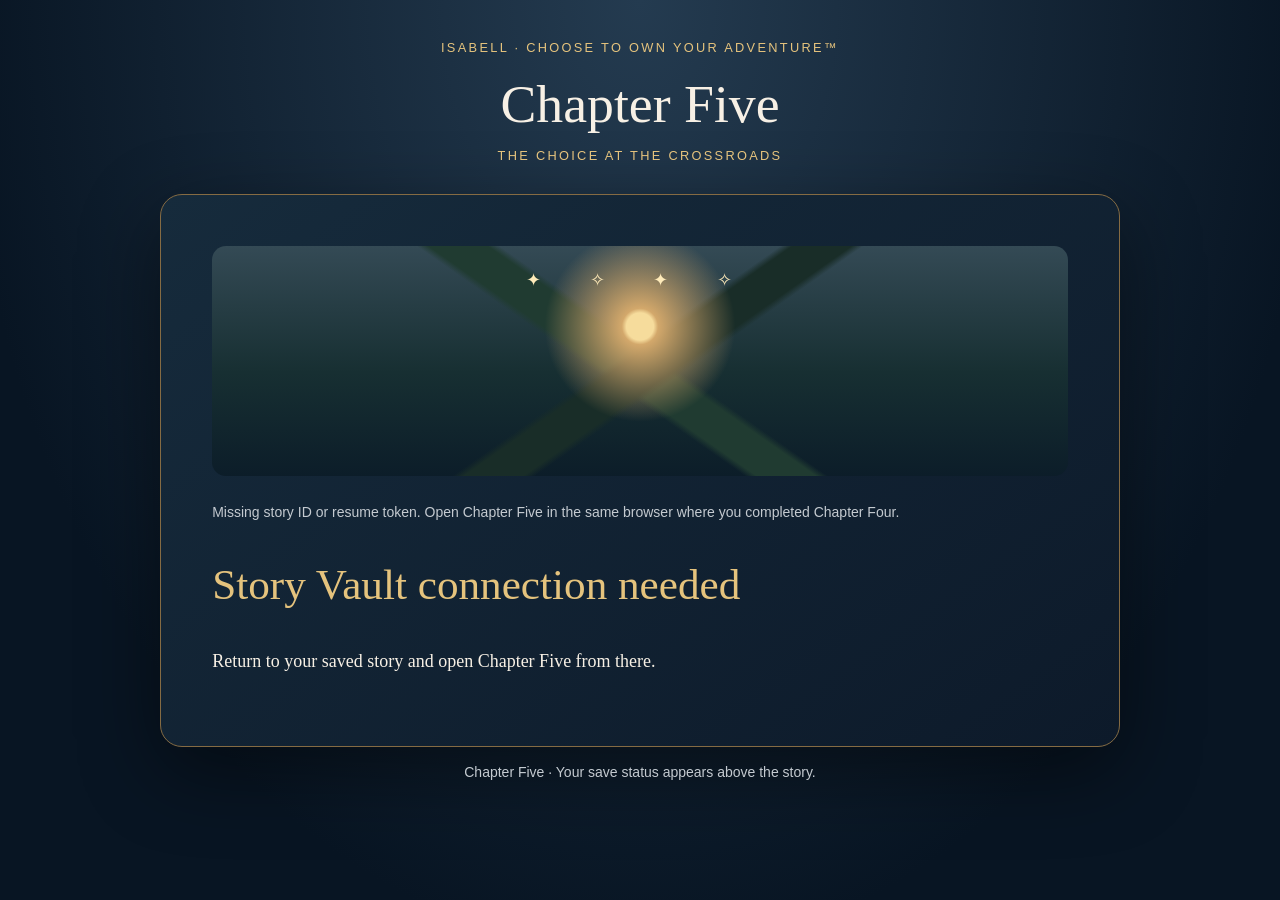
<file: chapter-five-choice-at-the-crossroads-live-v1.html>
<!doctype html><html lang="en"><head><meta charset="utf-8"><meta name="viewport" content="width=device-width,initial-scale=1"><title>Chapter Five · The Choice at the Crossroads</title><style>:root{color-scheme:dark;--gold:#e5c37d;--ink:#f7f0e5}*{box-sizing:border-box}body{margin:0;background:radial-gradient(ellipse at 50% 0,#243b50,#081523 75%);color:var(--ink);font:17px/1.7 Georgia,serif;min-height:100vh}.wrap{max-width:790px;margin:auto;padding:28px 18px 70px}header{text-align:center;padding:24px 0}header small,.eyebrow{color:var(--gold);letter-spacing:.18em;text-transform:uppercase;font:12px/1.5 Arial,sans-serif}h1{font-size:clamp(30px,6vw,52px);line-height:1.15;font-weight:normal;margin:12px 0}h2{font-weight:normal;color:var(--gold);font-size:30px;line-height:1.2}main{border:1px solid #856b43;border-radius:20px;padding:clamp(20px,5vw,46px);background:linear-gradient(145deg,#162b3c,#0d1a2a);box-shadow:0 25px 80px #0007}.scene{height:170px;border-radius:14px;margin-bottom:25px;background:radial-gradient(circle at 50% 35%,#f6dc9c 0 3%,#d3a86b 4%,transparent 21%),linear-gradient(145deg,transparent 48%,#192d28 49% 54%,transparent 55%),linear-gradient(215deg,transparent 48%,#203b31 49% 54%,transparent 55%),linear-gradient(#344a55,#172f32 55%,#0c1d29);position:relative;overflow:hidden}.scene:after{content:'✦     ✧        ✦       ✧';position:absolute;top:20px;left:10%;right:10%;text-align:center;color:#ffebba;letter-spacing:22px}.choice,button{display:block;width:100%;text-align:left;border:1px solid #a48a5b;border-radius:12px;background:#20364a;color:var(--ink);padding:15px 18px;margin:12px 0;font:inherit;cursor:pointer}.choice:hover,button:hover{background:#34516a}.choice.selected{border:2px solid var(--gold);background:#3a4651}button.primary{background:var(--gold);color:#172433;text-align:center;font-weight:bold}button.secondary{text-align:center;background:transparent}textarea,input[type=text]{width:100%;border:1px solid #a48a5b;border-radius:9px;background:#0b1a2a;color:white;font:inherit;padding:12px}textarea{min-height:105px}label{display:block;margin-top:18px;color:#f0dcae}.muted{color:#c4cad0;font:14px/1.6 Arial,sans-serif}.quote{border-left:3px solid var(--gold);padding:10px 18px;background:#ffffff0c;font-style:italic}.actions{margin-top:25px}.progress{font:12px Arial,sans-serif;color:var(--gold);text-align:right}.hidden{display:none}.summary{white-space:pre-wrap;border:1px solid #a48a5b;padding:18px;border-radius:12px;background:#ffffff08}a{color:var(--gold)}.keepsake-subtitle{color:var(--gold);font-size:clamp(22px,3vw,30px);line-height:1.25;font-weight:normal;margin:0 0 22px;white-space:normal}@media print{body{background:white;color:black}main{box-shadow:none;background:white;color:black}.actions,.scene{display:none}}
/* Readability repair: never shrink the whole chapter to a miniature card. */
html{-webkit-text-size-adjust:100%;text-size-adjust:100%}
body{font-size:clamp(18px,1.35vw,21px);line-height:1.65}
.wrap{width:min(100% - 32px,920px);max-width:none;margin:0 auto;padding:22px 0 70px}
header{padding:18px 0 22px}
header small,.eyebrow{font-size:clamp(12px,1vw,14px)}
h1{font-size:clamp(36px,4vw,54px)}
h2{font-size:clamp(28px,3vw,39px)}
main{width:100%;padding:clamp(22px,4vw,46px)}
.scene{height:clamp(160px,22vw,230px)}
button,.choice,textarea{font-size:max(18px,1em);min-height:48px}
.summary{font-size:1em;line-height:1.75;overflow-wrap:anywhere}
@media(max-width:600px){.wrap{width:calc(100% - 20px)}main{padding:20px 16px}.scene{height:155px}}
</style><link rel="stylesheet" href="remembering-layout.css?v=20261003">
</head><body><div class="wrap"><header><small>ISABELL · Choose to Own Your Adventure™</small><h1>Chapter Five</h1><div class="eyebrow">The Choice at the Crossroads</div></header><main><div class="scene" role="img" aria-label="Illustrated glowing forest crossroads"></div><div id="progress" class="progress"></div><div id="saveStatus" role="status" class="muted">Connecting to your Story Vault…</div><div id="screen" aria-live="polite"></div></main><p class="muted" style="text-align:center">Chapter Five · Your save status appears above the story.</p></div><script>(()=>{'use strict';const KEY='ctya_chapter5_'+(localStorage.getItem('ctya_story_id')||'missing'), API='https://remembering-story-api.choosetoownyouradventure.workers.dev', CHAPTER='choice_crossroads', VERSION='chapter5-v1', storyId=localStorage.getItem('ctya_story_id')||'', token=localStorage.getItem('ctya_resume_token')||'';let source={},serverReady=false,expired=false,saveTimer=null,saveChain=Promise.resolve(),lastSaved='';const status=(message)=>{$('saveStatus').textContent=message};const paths={thread:{title:'Follow the Thread',intro:'A fine golden thread glimmers between the trees. It does not pull you. It simply waits to be noticed.',question:'What is asking for your attention now?',options:['A question I want to understand','A gift I want to express','A truth I have been avoiding','I am not sure yet']},new:{title:'Choose a New Path',intro:'A path you have never walked opens beneath the morning light. You do not need to know the whole route to choose one step.',question:'Where might you make a different choice?',options:['Protect time for my own meaningful work','Express a need or boundary','Ask for support','Take one small creative step','I am not sure yet']},rest:{title:'Rest at the Crossroads',intro:'Beside the path is a quiet place to sit. Nothing asks you to prove that you deserve to stop.',question:'What would make rest a choice that belongs to you?',options:['Give myself permission to pause','Notice what I need before deciding','Set aside a nonurgent demand','Choose a gentle moment of care','I am not sure yet']}};let s;try{s=JSON.parse(localStorage.getItem(KEY))}catch{}s=s&&s.version===1?s:{version:1,screen:'opening',name:'',path:null,explored:{},notes:{},choices:{},commitment:'',support:'',measure:'',finished:false};const $=id=>document.getElementById(id),esc=x=>String(x??'').replace(/[&<>"']/g,c=>({'&':'&amp;','<':'&lt;','>':'&gt;','"':'&quot;',"'":'&#39;'}[c]));function save(){localStorage.setItem(KEY,JSON.stringify(s));if(serverReady&&!s.finished&&!expired){status('Saving your adventure…');clearTimeout(saveTimer);saveTimer=setTimeout(()=>persist(false),450)}}
function persist(complete=false,restart=false){clearTimeout(saveTimer);if(!serverReady&&!restart)return Promise.resolve(false);const snapshot=JSON.stringify({resume_token:token,version:VERSION,status:complete?'complete':'in_progress',restart,answers:{client:s},result:buildResult()});saveChain=saveChain.catch(()=>{}).then(async()=>{status('Saving your adventure…');try{const r=await fetch(`${API}/stories/${encodeURIComponent(storyId)}/chapters/${CHAPTER}`,{method:'PUT',headers:{'Content-Type':'application/json'},body:snapshot});const d=await r.json();if(!r.ok||!d.success){if(d.expired)expired=true;throw Error(d.error||'Save failed')}lastSaved=d.saved_at||'';status(complete?'Chapter Five saved to your Story Vault.':'Your choices are saved in your Story Vault.');return true}catch(e){status('Your answers remain in this browser, but the Story Vault save was not confirmed: '+e.message);return false}});return saveChain}
function buildResult(){const c=s.choices||{},n=s.notes||{};return {chosen_path:s.path||null,discovery:c[s.path]||null,discovery_client_words:n[s.path]||null,chosen_action:n.action||null,constraint:n.constraint||null,support:n.support||null,success_indicator:n.measure||null,imagined_future:n.prediction||null,explored_paths:Object.keys(s.explored||{}).filter(k=>s.explored[k]),source_chapter_four:source,practitioner:{client_evidence:{chosen_path:s.path||null,discovery:c[s.path]||null,chosen_action:n.action||null,constraint:n.constraint||null,support:n.support||null,success_indicator:n.measure||null,imagined_future:n.prediction||null},interpretation:'Not generated; practitioner to explore with client.',follow_up_questions:['What happened when you tried your chosen action or pause?','Did your boundaries and constraints receive the respect they needed?']}}}function go(x){s.screen=x;save();render();scrollTo(0,0)}function btn(label,fn,cls='secondary'){let b=document.createElement('button');b.textContent=label;b.className=cls;b.onclick=fn;return b}function add(label,fn,cls){$('screen').append(btn(label,fn,cls))}function heading(title,text){$('screen').innerHTML=`<h2>${title}</h2><p>${text}</p>`}function field(label,key,placeholder='Your own words…'){let l=document.createElement('label');l.textContent=label;let t=document.createElement('textarea');t.placeholder=placeholder;t.value=s.notes[key]||'';t.oninput=()=>{s.notes[key]=t.value;save()};$('screen').append(l,t)}function options(items,key){items.forEach((v,i)=>{let b=btn(v,()=>{s.choices[key]=v;save();render()},'choice'+(s.choices[key]===v?' selected':''));b.setAttribute('aria-pressed',String(s.choices[key]===v));$('screen').append(b)})}function nav(back,next,enabled=true){let d=document.createElement('div');d.className='actions';d.append(btn('← Back',()=>go(back)));let n=btn('Turn the page →',()=>go(next),'primary');n.disabled=!enabled;d.append(n);$('screen').append(d)}function render(){let p=s.path,config=paths[p];$('progress').textContent=s.finished?'Chapter Five · Your closing page':s.screen==='opening'?'Chapter Five · Opening':s.screen==='crossroads'?'Chapter Five · The crossroads':s.screen==='path'?'Chapter Five · Exploring':s.screen==='choice'?'Chapter Five · Choosing':'Chapter Five · Integration';if(s.screen==='opening'){heading('The road remembers','You have named an old sentence, chosen new words, and noticed how a familiar moment can feel in your body. Now the road opens before you. You do not have to rush, prove anything, or know the ending.');$('screen').innerHTML+='<p class="quote">A choice can be small and still belong to you.</p>';add('Enter the crossroads →',()=>go('crossroads'),'primary')}else if(s.screen==='crossroads'){heading('Three paths. One traveler.','You may walk down each path to see what it reveals, then return here. Exploring is not a commitment. Your words will wait for you.');Object.entries(paths).forEach(([id,c])=>add((s.explored[id]?'✦ ':'◇ ')+c.title,()=>{s.path=id;save();go('path')},'choice'));if(s.path&&s.explored[s.path])add('Continue with '+paths[s.path].title+' →',()=>go('choice'),'primary')}else if(s.screen==='path'){heading(config.title,config.intro);$('screen').innerHTML+=`<p><strong>${config.question}</strong></p>`;options(config.options,p);field('What would you like to add? (optional)',p);add('Save this exploration and return to the crossroads',()=>{s.explored[p]=true;save();go('crossroads')});add('Choose this path →',()=>{if(!s.choices[p])return;s.explored[p]=true;save();go('choice')},'primary')}else if(s.screen==='choice'){heading('The choice belongs to you',`You explored <strong>${esc(config.title)}</strong>. You can still change your mind.`);$('screen').innerHTML+=`<div class="quote">${esc(s.choices[p]||'Your choice is still taking shape.')}</div>`;field('What is one small, realistic action—or intentional pause—you choose?', 'action','I choose to…');field('What real-life limitations, responsibilities, or personal boundaries does your next step need to respect? (optional)','constraint','For example: time, energy, finances, safety, or no particular constraints.');add('Explore another path',()=>go('crossroads'));add('Carry this choice forward →',()=>{if(!(s.notes.action||'').trim()){alert('Name a small action or intentional pause in your own words.');return}go('integration')},'primary')}else if(s.screen==='integration'){heading('Carry only what is yours','A choice is not a promise that everything will go perfectly. Give yourself a manageable way to notice what happens next.');field('What support, boundary, or reminder might help? (optional)','support');field('What would tell you this choice was useful to you? (optional)','measure');field('What do you imagine might happen? (optional)','prediction');add('← Revisit my choice',()=>go('choice'));add('Complete my chapter →',async()=>{if(!s.path||!s.choices[s.path]||!(s.notes.action||'').trim()){status('Choose a path and name your next action or pause first.');return}const ok=await persist(true);if(ok){s.finished=true;s.screen='complete';localStorage.setItem(KEY,JSON.stringify(s));render();scrollTo(0,0)}},'primary')}else{let title=paths[s.path]?.title||'Your path';heading('The Adventure Is Yours','The three paths meet in a golden clearing. You reach into your pocket and find the keepsake you have carried through your story. It has not chosen your road for you. It reminds you that the choice was yours all along.');let text=`You look back toward the path you chose: ${title}. Along the way, you noticed ${s.choices[s.path]||'something still taking shape'}.${s.notes[s.path]?' In your own words: '+s.notes[s.path]:''}\n\nNow you choose your next step or intentional pause: ${s.notes.action?'“'+s.notes.action.replace(/[.!?]+$/,'')+'”':'still taking shape'}. ${s.notes.constraint?'You named a boundary or limitation to honor: “'+s.notes.constraint.replace(/[.!?]+$/,'')+'.”':'You may name the practical boundaries your next step needs as they become clear.'}\n\nYou gather the support you named for the journey: ${s.notes.support?'“'+s.notes.support.replace(/[.!?]+$/,'')+'”':'support you may choose to identify as you continue'}. ${s.notes.measure?'You chose to pay attention to: “'+s.notes.measure.replace(/[.!?]+$/,'')+'.”':''} ${s.notes.prediction?'Looking beyond the clearing, you imagine: “'+s.notes.prediction.replace(/[.!?]+$/,'')+'.” This is a vision, not a promise.':''}\n\nYou close your hand around the keepsake. You have not reached the end of your adventure. You have reached the place where your choices begin to shape the next chapter. And this time, you are holding the pen.`;let pre=document.createElement('div');pre.className='summary';let subtitle=document.createElement('h3');subtitle.className='keepsake-subtitle';subtitle.textContent='The Lightbearer at the Golden Clearing';pre.append(subtitle,document.createTextNode(text));$('screen').append(pre);add('Print / save this chapter',()=>print(),'primary');add('Revisit my crossroads',()=>{status('Your completed chapter is preserved in the Story Vault. You can review it, but new changes cannot overwrite this completed record.');});add('Copy my keepsake',async()=>{try{await navigator.clipboard.writeText('The Lightbearer at the Golden Clearing\n\n'+text);alert('Keepsake copied.')}catch{alert('Select the keepsake text to copy it.')}});add('Continue to My Deep Assessment',openDeepAssessment,'primary')}  }function openDeepAssessment(){
  if(!storyId||!token){status('Your Story Vault connection is not available for the assessment handoff.');return}
  sessionStorage.setItem('ctya_assessment_story_id',storyId);
  sessionStorage.setItem('ctya_assessment_resume_token',token);
  location.href='remembering-deep-assessment-essence-v1.html';
}async function init(){if(!storyId||!token){status('Missing story ID or resume token. Open Chapter Five in the same browser where you completed Chapter Four.');$('screen').innerHTML='<h2>Story Vault connection needed</h2><p>Return to your saved story and open Chapter Five from there.</p>';return}try{const r=await fetch(`${API}/stories/${encodeURIComponent(storyId)}/chapters/${CHAPTER}?resume_token=${encodeURIComponent(token)}`,{cache:'no-store'});const d=await r.json();if(!r.ok||!d.success)throw Error(d.error||'Could not load Chapter Five');if(d.exists&&d.chapter){if(d.chapter.version!==VERSION)throw Error('Saved chapter version does not match this page.');source=d.chapter.answers?.source||{};s={...s,...(d.chapter.answers?.client||{})};if(d.chapter.status==='complete'){s.finished=true;s.screen='complete'}else if(Date.now()-Date.parse(d.chapter.started_at)>=7*86400000){expired=true;status('Your seven-day window has ended. Your earlier answers are preserved.');$('screen').innerHTML='<h2>Your next adventure awaits</h2><p>Your seven-day window has ended. Start a new attempt to continue; your previous answers will be archived.</p>';add('Start a new seven-day attempt',async()=>{s={version:1,screen:'opening',path:null,explored:{},notes:{},choices:{},finished:false};serverReady=true;expired=false;const ok=await persist(false,true);if(ok){localStorage.setItem(KEY,JSON.stringify(s));render()}else{expired=true}} ,'primary');return}}else{source=d.initialization?.source||{};s={version:1,screen:'opening',path:null,explored:{},notes:{},choices:{},finished:false}}serverReady=true;localStorage.setItem(KEY,JSON.stringify(s));render();if(!d.exists)await persist(false);else status(s.finished?'Chapter Five completed and saved in your Story Vault.':'Your saved Chapter Five answers have been restored.')}catch(e){status('Could not connect to the Story Vault: '+e.message);$('screen').innerHTML='<h2>We could not open Chapter Five.</h2><p>Nothing has been erased. Confirm Chapter Four is complete and that you are using your original story browser.</p>'}}init()})();</script></body></html>
</file>
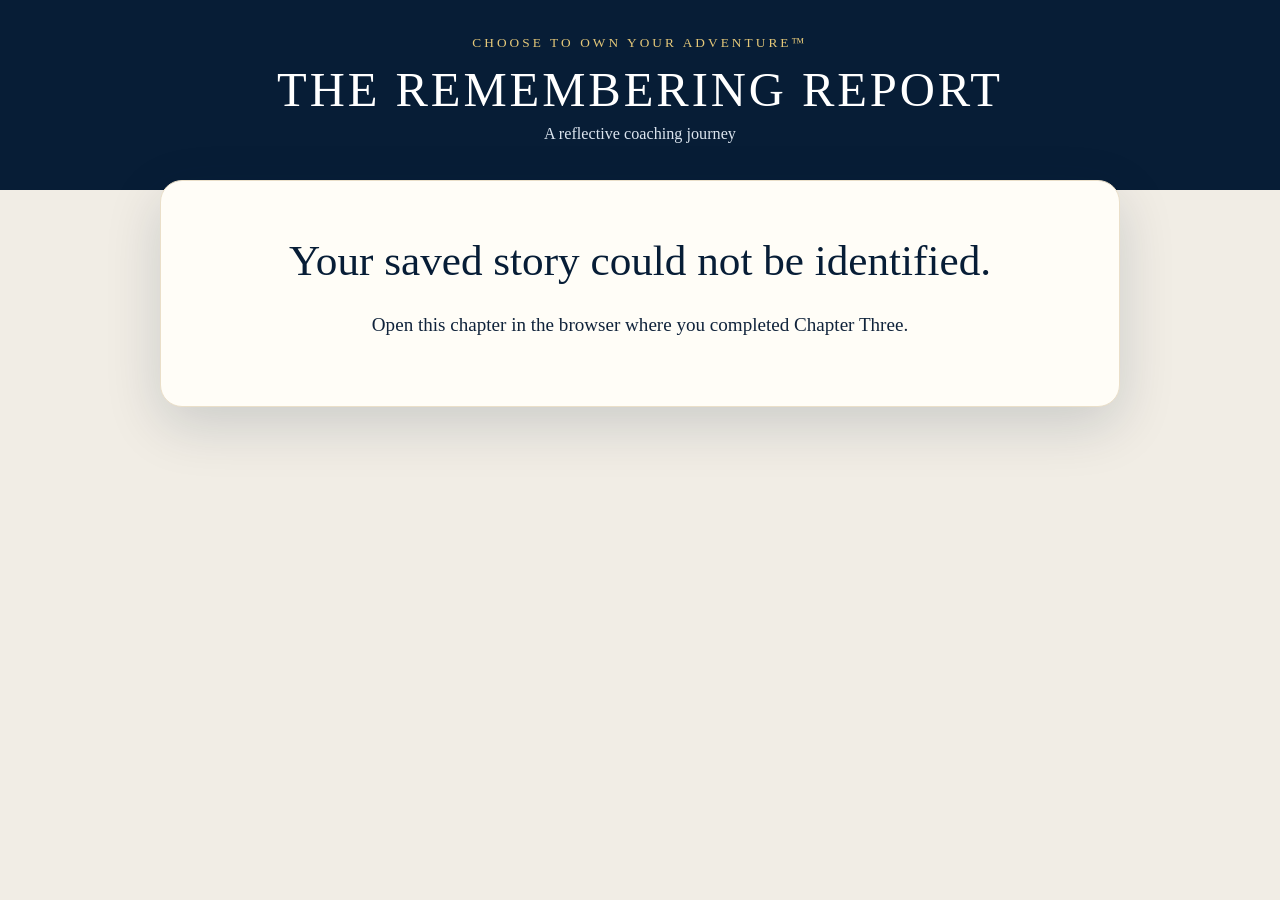
<file: chapter-four-the-body-remembers-v1.html>
<!doctype html><html lang="en"><head><meta charset="utf-8"><meta name="viewport" content="width=device-width,initial-scale=1"><title>Chapter Four — The Body Remembers | Choose to Own Your Adventure™</title><style>
:root{
  --navy:#071d36; --navy2:#0d2948; --gold:#b78a2c; --gold2:#d0aa55;
  --paper:#fffdf7; --ink:#10233b; --muted:#647084; --line:#e7dcc3;
  --soft:#f7f0e2; --soft2:#f3f6f9; --danger:#8b2f2f; --ok:#315d45;
  --shadow:0 18px 55px rgba(7,29,54,.16);
}
*{box-sizing:border-box}
html{scroll-behavior:smooth}
body{margin:0;background:linear-gradient(180deg,#071d36 0 190px,#f1ede5 190px 100%);color:var(--ink);font-family:Georgia,"Times New Roman",serif;min-height:100vh}
.shell{width:min(820px,calc(100% - 28px));margin:0 auto;padding:32px 0 54px}
.brand{color:#fff;text-align:center;margin:0 0 22px}
.brand .mark{font-size:.74rem;letter-spacing:.23em;text-transform:uppercase;color:#e5c879}
.brand h1{font-size:clamp(1.35rem,4vw,2rem);font-weight:500;letter-spacing:.06em;margin:.45rem 0 .15rem}
.brand p{margin:.15rem 0;color:#dbe4ee;font-size:.9rem}
.book{background:var(--paper);border:1px solid #eadfc9;box-shadow:var(--shadow);border-radius:16px;overflow:hidden}
.progress-wrap{padding:16px 22px 12px;border-bottom:1px solid var(--line);background:#fffefa}
.progress-meta{display:flex;justify-content:space-between;gap:12px;font:700 .7rem/1.2 Arial,sans-serif;letter-spacing:.12em;text-transform:uppercase;color:#7a6845}
.progress{height:4px;background:#ece7dd;border-radius:99px;margin-top:10px;overflow:hidden}
.progress>span{display:block;height:100%;width:8%;background:var(--gold);transition:width .25s ease}
.page{padding:clamp(28px,6vw,58px);min-height:610px}
.kicker{font:700 .72rem/1.2 Arial,sans-serif;letter-spacing:.18em;text-transform:uppercase;color:var(--gold);margin:0 0 9px}
h2{font-size:clamp(2rem,6vw,3.25rem);font-weight:500;line-height:1.03;margin:.15rem 0 1.25rem;color:var(--navy)}
h3{font-size:1.42rem;margin:1.7rem 0 .65rem;color:var(--navy)}
p{font-size:1.06rem;line-height:1.72;margin:.75rem 0}
.lede{font-size:1.16rem}
.rule{border:0;border-top:1px solid var(--line);margin:28px 0}
.quote{margin:22px 0;padding:17px 19px;border-left:4px solid var(--gold);background:var(--soft);border-radius:0 8px 8px 0;font-size:1.05rem;line-height:1.55}
.quote strong{display:block;font-size:.82rem;margin-bottom:4px;color:var(--navy)}
.prompt{font-weight:700;margin-top:1.3rem}
.hint{font:italic .94rem/1.5 Georgia,serif;color:var(--muted);margin-top:6px}
label{display:block;font-weight:700;margin:18px 0 8px}
textarea,input[type="text"]{width:100%;border:1px solid #cfc7b8;border-radius:9px;background:#fff;padding:13px 14px;color:var(--ink);font:1rem/1.5 Georgia,serif;outline:none}
textarea{min-height:112px;resize:vertical}
textarea:focus,input[type="text"]:focus{border-color:var(--gold);box-shadow:0 0 0 3px rgba(183,138,44,.12)}
.choices{display:grid;gap:10px;margin:15px 0}
.choice{display:flex;gap:11px;align-items:flex-start;padding:12px 14px;border:1px solid #d9d1c2;border-radius:9px;background:#fff;cursor:pointer;line-height:1.45}
.choice:hover{border-color:#b99a59;background:#fffaf0}
.choice input{margin-top:4px;accent-color:var(--navy)}
.path-grid{display:grid;grid-template-columns:repeat(3,1fr);gap:12px;margin:20px 0}
.path{border:1px solid #d9ccb2;background:#fffaf0;border-radius:12px;padding:18px;cursor:pointer;text-align:left;color:var(--ink);font-family:Georgia,serif}
.path:hover,.path.selected{border-color:var(--gold);box-shadow:0 0 0 2px rgba(183,138,44,.12)}
.path b{display:block;color:var(--navy);margin-bottom:6px;font-size:1.02rem}
.path span{font-size:.9rem;line-height:1.45;color:#5f6670}
.scale{display:grid;grid-template-columns:repeat(11,1fr);gap:5px;margin:13px 0 5px}
.scale button{border:1px solid #d4ccbd;background:#fff;border-radius:7px;padding:10px 2px;cursor:pointer;color:var(--navy);font-weight:700}
.scale button.active{background:var(--navy);color:#fff;border-color:var(--navy)}
.scale-labels{display:flex;justify-content:space-between;color:var(--muted);font: .76rem/1.3 Arial,sans-serif}
.rewrite-option{display:block;border:1px solid #d7c8a9;border-radius:11px;padding:16px;margin:11px 0;background:#fffaf0;cursor:pointer}
.rewrite-option.selected{border:2px solid var(--gold);padding:15px}
.rewrite-option small{display:block;font:700 .68rem/1.2 Arial,sans-serif;letter-spacing:.12em;text-transform:uppercase;color:#8b6d2f;margin-bottom:6px}
.summary{display:grid;gap:12px;margin:22px 0}
.summary-card{padding:15px 17px;background:var(--soft);border-left:3px solid var(--gold);border-radius:0 8px 8px 0}
.summary-card b{display:block;font:700 .72rem/1.2 Arial,sans-serif;letter-spacing:.11em;text-transform:uppercase;color:#7b6330;margin-bottom:5px}
.actions{display:flex;gap:10px;justify-content:space-between;align-items:center;margin-top:30px;flex-wrap:wrap}
button.primary,button.secondary{border-radius:8px;padding:12px 18px;font:700 .82rem/1 Arial,sans-serif;letter-spacing:.04em;text-transform:uppercase;cursor:pointer}
button.primary{background:var(--navy);color:#fff;border:1px solid var(--navy)}
button.secondary{background:#fff;color:var(--navy);border:1px solid #cdbb96}
button:disabled{opacity:.45;cursor:not-allowed}
.status{font: .82rem/1.4 Arial,sans-serif;color:var(--muted);padding:10px 12px;background:var(--soft2);border-radius:7px;margin-top:18px}
.status.error{color:var(--danger);background:#fff1ef}
.status.ok{color:var(--ok);background:#eff8f2}
.hidden{display:none!important}
.footer{text-align:center;color:#59687a;font: .76rem/1.5 Arial,sans-serif;padding:20px 25px;border-top:1px solid var(--line);background:#fffefa}
.loading{padding:70px 30px;text-align:center}
.loading h2{font-size:1.8rem}
.spinner{width:32px;height:32px;border:3px solid #e5dccb;border-top-color:var(--gold);border-radius:50%;margin:0 auto 18px;animation:spin .8s linear infinite}
@keyframes spin{to{transform:rotate(360deg)}}
@media(max-width:680px){.path-grid{grid-template-columns:1fr}.page{min-height:0}.scale{gap:3px}.scale button{font-size:.75rem;padding:9px 0}.shell{width:min(100% - 16px,820px);padding-top:18px}}
@media print{body{background:#fff}.brand,.progress-wrap,.actions,.footer,.status{display:none!important}.shell{width:100%;padding:0}.book{box-shadow:none;border:0}.page{padding:20px}}

.optional{font-size:.87rem;color:var(--muted)}.choice:focus-within{outline:2px solid var(--gold)}.summary-card{overflow-wrap:anywhere}#page{min-height:570px}
/* Reading accessibility repair: intentionally scoped to these chapter pages. */
html{-webkit-text-size-adjust:100%;text-size-adjust:100%;font-size:18px}
body{font-size:1rem;line-height:1.65;background-attachment:scroll}
.wrap,.shell{width:min(100% - 32px,960px);max-width:960px;margin-inline:auto}
.book{width:100%;max-width:none}
.page{padding:clamp(24px,4vw,52px);min-height:0}
.page p,.page li,.page label,.page .choice,.page .quote,.page .summary-card{font-size:1rem;line-height:1.65}
.page h2{font-size:clamp(1.8rem,4.2vw,2.8rem);line-height:1.16}
.page button,.page textarea,.page input{font-size:1rem}
.page button{min-height:44px}
.page textarea{max-width:100%}
@media(max-width:640px){html{font-size:17px}.wrap,.shell{width:calc(100% - 20px);padding-top:16px}.page{padding:24px 18px}.actions,.btnrow{gap:12px}.actions button,.btnrow button{max-width:100%}}
</style><link rel="stylesheet" href="remembering-layout.css?v=20261003">
</head><body><div class="shell"><header class="brand"><div class="mark">Choose to Own Your Adventure™</div><h1>THE REMEMBERING REPORT</h1><p>A reflective coaching journey</p></header><main class="book"><div id="loading" class="loading"><div class="spinner"></div><h2>Opening Chapter Four…</h2><p>Gathering the words you chose.</p></div><div id="app" class="hidden"><div class="progress-wrap"><div class="progress-meta"><span>Chapter Four · The Body Remembers</span><span id="pageLabel">Page 1</span></div><div class="progress"><span id="progressBar"></span></div></div><section id="page" class="page" aria-live="polite"></section><footer class="footer">A reflective coaching experience, not diagnosis or treatment. All exercises are optional.</footer></div></main></div><script>
(()=>{"use strict";
const API="https://remembering-story-api.choosetoownyouradventure.workers.dev", KEY="body_remembers", VERSION="chapter4-v1";
const storyId=localStorage.getItem("ctya_story_id")||"",token=localStorage.getItem("ctya_resume_token")||"",name=localStorage.getItem("ctya_first_name")||"Traveler",localKey=`ctya_chapter4_${storyId}`;
const pages=["opening","echo","notice","response","sanctuary","signature","experiment","integration","complete"];
const choices={echo:["A manageable everyday moment","How I feel right now","The gentlest route — no body scan"],notice:["Chest or breathing","Stomach or abdomen","Shoulders, neck or jaw","Hands, arms or legs","Somewhere else","A thought, emotion or change in attention","Nothing noticeable / unsure","Skip this question"],response:["I get busy or try to control things","I withdraw or become quiet","I seek reassurance or try to please","I want to leave or change the situation","Something else","Unsure / skip"],sanctuary:["Notice three things around me","Change position or move gently","Rest in stillness","Use a meaningful word or object","Skip this exercise"],signature:["Open my hands gently","Sit or stand in a comfortable posture","A small gesture I choose","A phrase instead of movement","No signature move right now"],experiment:["Once in the morning","When I notice a familiar response","Before one meaningful activity","A flexible schedule","No experiment right now"],integration:["I can notice without judging","I can choose a small action","I can honor my limits","I am still exploring","My own words"]};
const prompts={echo:"Describe a small, manageable situation, if you wish.",notice:"What did you notice, in your own words? You can describe a thought rather than a sensation.",response:"What tends to happen next? No interpretation is required.",sanctuary:"How did this option feel? You may stop or skip at any time.",signature:"Choose a phrase or intention that feels believable to you.",experiment:"What is one small action, and what might make it realistic?",integration:"Complete this sentence if you wish: My body and I can…"};
const titles={opening:"The page beneath the words",echo:"The Echo",notice:"The Body’s Whisper",response:"The Familiar Response",sanctuary:"Choose Your Sanctuary",signature:"The Signature Move",experiment:"A Seven-Day Invitation",integration:"The Body’s New Message"};
const text={opening:"You have rewritten a sentence from your story. Yet understanding a thought does not require your feelings or sensations to change on command. In this chapter, you may notice your experience, choose what feels comfortable, and leave any question unanswered. You are the author of this page.",echo:"A small moment is enough. You do not need to revisit a painful memory. You can use a fictional example, focus on the present, or take the gentlest path.",notice:"You may notice tension, ease, energy, a thought, or nothing at all. None of these answers proves what caused your experience. You may notice one area, a thought, an emotion, or nothing in particular. You may skip this question.",response:"A familiar reaction might show up as activity, quietness, reassurance-seeking, or something else. Recognizing it is not the same as judging it or assigning it a diagnosis.",sanctuary:"Choose a comfortable option. No forced breathing, stretching, or emotional change is required. If an exercise feels unpleasant, stop and choose another route.",signature:"Pair your emerging truth with a tiny gesture or phrase, if you want one. It is a reminder of your chosen intention, not a promise to change your nervous system.",experiment:"If you choose an experiment, try your selected sanctuary and signature reminder at your chosen time over seven days. For example, choosing “Once in the morning” means once each morning for seven days. Missing a day is information, not failure. You may change or discontinue the practice at any time.",integration:"You have explored what you noticed and what you would like to carry forward. Your experience belongs to you; this chapter offers observations, not a verdict."};
let source={},client={current_step:"opening",choices:{},notes:{}},result={},idx=0,timer=null,completed=false;
const esc=v=>String(v??"").replace(/[&<>"']/g,c=>({"&":"&amp;","<":"&lt;",">":"&gt;",'"':"&quot;","'":"&#39;"}[c]));
const page=()=>pages[idx],el=id=>document.getElementById(id);
function localSave(){try{localStorage.setItem(localKey,JSON.stringify({version:VERSION,client,result,updated_at:new Date().toISOString()}))}catch{}}
function status(msg,kind=""){const e=el("saveStatus");if(e){e.textContent=msg;e.className=`status ${kind}`}}
async function save(state="in_progress",data={}){localSave();status("Saving your place…");try{const r=await fetch(`${API}/stories/${encodeURIComponent(storyId)}/chapters/${KEY}`,{method:"PUT",headers:{"Content-Type":"application/json"},body:JSON.stringify({resume_token:token,version:VERSION,status:state,answers:{client},result:data})});const body=await r.json();if(!r.ok||!body.success)throw Error(body.error||"Save failed");status(state==="complete"?"Chapter Four saved to your Story Vault.":"Your place is saved.","ok");return true}catch(e){status(`Saved in this browser, but not to the Story Vault: ${e.message}`,"error");return false}}
function queue(){localSave();clearTimeout(timer);timer=setTimeout(()=>save(),650)}
function update(){el("pageLabel").textContent=page()==="complete"?"Complete":`Page ${idx+1} of ${pages.length-1}`;el("progressBar").style.width=`${Math.round(idx/(pages.length-1)*100)}%`}
function controls(){return `<div id="saveStatus" class="status">Your answers belong to your Remembering Story.</div><div class="actions">${idx?'<button type="button" class="secondary" id="back">← Previous page</button>':''}<button type="button" class="primary" id="next">${idx===pages.length-2?"Complete Chapter Four →":"Turn the page →"}</button></div>`}
function render(){update();const key=page();if(key==="complete"){finishView();return}let out=`<div class="kicker">Chapter Four · ${idx+1} of ${pages.length-1}</div><h2>${titles[key]}</h2><p class="lede">${text[key]}</p>`;
if(key==="opening"){out+=`<div class="quote"><strong>Your chosen rewrite</strong>${esc(source.chosen_rewrite||source.bridge_belief||"Your words will appear here when your previous chapter has been saved.")}</div><p class="optional">This chapter is voluntary. Choose a gentle route, skip questions, or stop at any point. Physical symptoms can have many causes; this exercise does not identify their cause.</p>`}
else{if(key==="echo"&&source.old_spell)out+=`<div class="quote"><strong>The old sentence you identified</strong>${esc(source.old_spell)}</div>`;if(key==="signature"&&source.chosen_rewrite)out+=`<div class="quote"><strong>The words you chose</strong>${esc(source.chosen_rewrite)}</div>`;out+=`<p class="prompt">${{echo:"Where would you like to begin?",notice:"Which area or response stands out most right now? Choose one; you can describe other sensations in your own words below.",response:"Which response, if any, seems familiar?",sanctuary:"What would you prefer right now?",signature:"What might help you remember your intention?",experiment:"When would you like to practice during this optional seven-day invitation?",integration:"What will you carry forward?"}[key]}</p><div class="choices">${choices[key].map((option,i)=>`<label class="choice"><input type="radio" name="choice" value="${i}" ${client.choices[key]===option?"checked":""}>${esc(option)}</label>`).join("")}</div><label for="note">${prompts[key]} <span class="optional">(optional)</span></label><textarea id="note" maxlength="2500" placeholder="Your words, if you choose…">${esc(client.notes[key]||"")}</textarea>`}
out+=controls();el("page").innerHTML=out;const note=el("note");if(note)note.oninput=e=>{client.notes[key]=e.target.value;queue()};document.querySelectorAll('input[name="choice"]').forEach(e=>e.onchange=()=>{client.choices[key]=choices[key][Number(e.value)];queue()});const back=el("back");if(back)back.onclick=()=>{clearTimeout(timer);idx--;client.current_step=page();queue();render();window.scrollTo(0,0)};el("next").onclick=async()=>{if(key!=="opening"&&!client.choices[key]){status("Choose an option, including a skip or unsure option if you prefer.","error");return}if(idx===pages.length-2){result=buildResult();const ok=await save("complete",result);if(!ok){status("Please retry saving before completing the chapter.","error");return}completed=true}idx++;client.current_step=page();localSave();if(!completed)queue();render();window.scrollTo(0,0)};}
function buildResult(){const c=client.choices,n=client.notes;return {somatic_entry:c.echo||null,body_cue:c.notice||null,body_cue_client_words:n.notice||null,response_pattern:c.response||null,response_client_words:n.response||null,regulation_choice:c.sanctuary||null,regulation_feedback:n.sanctuary||null,signature_move:c.signature||null,signature_intention:n.signature||source.bridge_belief||source.chosen_rewrite||null,embodiment_plan:c.experiment||null,embodiment_duration_days:c.experiment&&c.experiment!=="No experiment right now"?7:null,embodiment_detail:n.experiment||null,client_reflection:n.integration||c.integration||null,prior_chapter_rewrite:source.chosen_rewrite||null,practitioner_notes:{client_reported_observations:[n.notice,n.response,n.sanctuary].filter(Boolean),support_preferences:[c.sanctuary,c.signature].filter(Boolean),possible_pattern_connections:[],follow_up_questions:["Did the client find the chosen practice comfortable and useful?","Would the client prefer to change or discontinue it?"]},handoff:{chosen_rewrite:source.chosen_rewrite||null,signature_move:c.signature||null,signature_intention:n.signature||null,embodiment_plan:c.experiment||null,embodiment_duration_days:c.experiment&&c.experiment!=="No experiment right now"?7:null,client_reflection:n.integration||c.integration||null}}}
function finishView(){const r=Object.keys(result).length?result:buildResult();el("page").innerHTML=`<div class="kicker">Chapter Four Complete</div><h2>You can listen without surrendering your choices.</h2><p>${esc(name)}, you explored your experience on your own terms. You were free to notice, choose, or skip. There is no required sensation or correct outcome.</p><div class="summary"><div class="summary-card"><b>What you noticed</b>${esc(r.body_cue||"Not recorded")}${r.body_cue_client_words?`<p>${esc(r.body_cue_client_words)}</p>`:""}</div><div class="summary-card"><b>A familiar response</b>${esc(r.response_pattern||"Not recorded")}</div><div class="summary-card"><b>Your chosen support</b>${esc(r.regulation_choice||"Not recorded")}</div><div class="summary-card"><b>Your signature reminder</b>${esc(r.signature_move||"Not recorded")}${r.signature_intention?`<p>${esc(r.signature_intention)}</p>`:""}</div><div class="summary-card"><b>Your seven-day invitation</b>${esc(r.embodiment_plan||"Not recorded")}${r.embodiment_duration_days?` · For ${r.embodiment_duration_days} days (optional; change or stop anytime)`:""}${r.embodiment_detail?`<p>${esc(r.embodiment_detail)}</p>`:""}</div><div class="summary-card"><b>Your message</b>${esc(r.client_reflection||"Still taking shape")}</div></div><hr class="rule"><div class="kicker">At the crossroads</div><h3>What happens when your new choice meets the real world?</h3><p>You have changed the words and explored how you experience the moment. But what happens when someone expects the old version of you—or when a familiar choice returns?</p><p>In the next chapter, the traveler finds a crossroads. Not every road needs to be taken. The question is: <b>Which choice belongs to you?</b></p><h3>Chapter Five · The Choice at the Crossroads</h3><div id="saveStatus" class="status ok">${completed?"Chapter Four saved to your Story Vault.":"This chapter was previously completed."}</div><div class="actions"><button class="secondary" id="print">Print / Save This Chapter</button><button class="primary" id="review">Revisit Chapter Four</button><button class="primary" id="chapterFive" type="button">Continue to Chapter Five →</button></div>`;el("chapterFive").onclick=()=>{if(!completed){status("Complete and save Chapter Four before continuing.","error");return}window.location.href=new URL("chapter-five-choice-at-the-crossroads-live-v1.html",window.location.href).href};el("print").onclick=()=>window.print();el("review").onclick=()=>{idx=1;client.current_step=page();localSave();render()}}
async function init(){if(!storyId||!token){el("loading").innerHTML="<h2>Your saved story could not be identified.</h2><p>Open this chapter in the browser where you completed Chapter Three.</p>";return}try{const r=await fetch(`${API}/stories/${encodeURIComponent(storyId)}/chapters/${KEY}?resume_token=${encodeURIComponent(token)}`,{cache:"no-store"});const d=await r.json();if(!r.ok||!d.success)throw Error(d.error||"Could not open this chapter");if(d.exists&&d.chapter){if(d.chapter.version!==VERSION)throw Error("Saved chapter version does not match this page.");source=d.chapter.answers?.source||{};client={current_step:"opening",choices:{},notes:{},...(d.chapter.answers?.client||{})};result=d.chapter.result||{};completed=d.chapter.status==="complete"}else{source=d.initialization?.source||{};try{const cached=JSON.parse(localStorage.getItem(localKey)||"null");if(cached?.version===VERSION)client={...client,...cached.client}}catch{}}idx=pages.indexOf(client.current_step);if(idx<0)idx=0;if(completed){idx=pages.length-1;client.current_step="complete"}el("loading").classList.add("hidden");el("app").classList.remove("hidden");render()}catch(e){el("loading").innerHTML=`<h2>We couldn't open Chapter Four.</h2><p>${esc(e.message)}</p><p>Nothing has been erased. Verify that Chapter Three has been completed and saved.</p>`}}
init();
})();
</script></body></html>
</file>
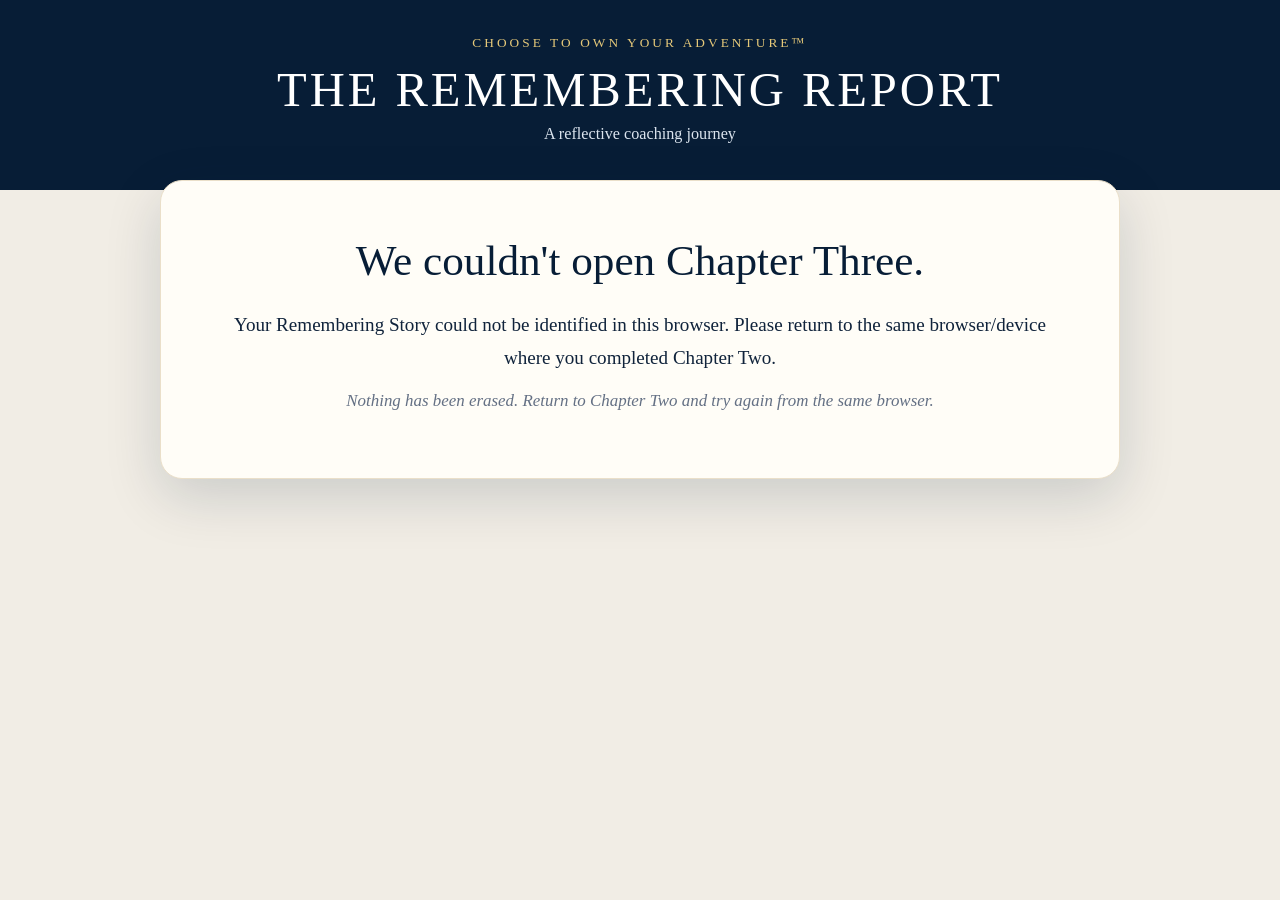
<file: chapter-three-rewrite-the-spell-v1.html>
<!doctype html>
<html lang="en">
<head>
<meta charset="utf-8">
<meta name="viewport" content="width=device-width,initial-scale=1">
<title>Chapter Three — Rewrite the Spell | Choose to Own Your Adventure™</title>
<meta name="description" content="Chapter Three of the Remembering Report: Rewrite the Spell.">
<style>
:root{
  --navy:#071d36; --navy2:#0d2948; --gold:#b78a2c; --gold2:#d0aa55;
  --paper:#fffdf7; --ink:#10233b; --muted:#647084; --line:#e7dcc3;
  --soft:#f7f0e2; --soft2:#f3f6f9; --danger:#8b2f2f; --ok:#315d45;
  --shadow:0 18px 55px rgba(7,29,54,.16);
}
*{box-sizing:border-box}
html{scroll-behavior:smooth}
body{margin:0;background:linear-gradient(180deg,#071d36 0 190px,#f1ede5 190px 100%);color:var(--ink);font-family:Georgia,"Times New Roman",serif;min-height:100vh}
.shell{width:min(820px,calc(100% - 28px));margin:0 auto;padding:32px 0 54px}
.brand{color:#fff;text-align:center;margin:0 0 22px}
.brand .mark{font-size:.74rem;letter-spacing:.23em;text-transform:uppercase;color:#e5c879}
.brand h1{font-size:clamp(1.35rem,4vw,2rem);font-weight:500;letter-spacing:.06em;margin:.45rem 0 .15rem}
.brand p{margin:.15rem 0;color:#dbe4ee;font-size:.9rem}
.book{background:var(--paper);border:1px solid #eadfc9;box-shadow:var(--shadow);border-radius:16px;overflow:hidden}
.progress-wrap{padding:16px 22px 12px;border-bottom:1px solid var(--line);background:#fffefa}
.progress-meta{display:flex;justify-content:space-between;gap:12px;font:700 .7rem/1.2 Arial,sans-serif;letter-spacing:.12em;text-transform:uppercase;color:#7a6845}
.progress{height:4px;background:#ece7dd;border-radius:99px;margin-top:10px;overflow:hidden}
.progress>span{display:block;height:100%;width:8%;background:var(--gold);transition:width .25s ease}
.page{padding:clamp(28px,6vw,58px);min-height:610px}
.kicker{font:700 .72rem/1.2 Arial,sans-serif;letter-spacing:.18em;text-transform:uppercase;color:var(--gold);margin:0 0 9px}
h2{font-size:clamp(2rem,6vw,3.25rem);font-weight:500;line-height:1.03;margin:.15rem 0 1.25rem;color:var(--navy)}
h3{font-size:1.42rem;margin:1.7rem 0 .65rem;color:var(--navy)}
p{font-size:1.06rem;line-height:1.72;margin:.75rem 0}
.lede{font-size:1.16rem}
.rule{border:0;border-top:1px solid var(--line);margin:28px 0}
.quote{margin:22px 0;padding:17px 19px;border-left:4px solid var(--gold);background:var(--soft);border-radius:0 8px 8px 0;font-size:1.05rem;line-height:1.55}
.quote strong{display:block;font-size:.82rem;margin-bottom:4px;color:var(--navy)}
.prompt{font-weight:700;margin-top:1.3rem}
.hint{font:italic .94rem/1.5 Georgia,serif;color:var(--muted);margin-top:6px}
label{display:block;font-weight:700;margin:18px 0 8px}
textarea,input[type="text"]{width:100%;border:1px solid #cfc7b8;border-radius:9px;background:#fff;padding:13px 14px;color:var(--ink);font:1rem/1.5 Georgia,serif;outline:none}
textarea{min-height:112px;resize:vertical}
textarea:focus,input[type="text"]:focus{border-color:var(--gold);box-shadow:0 0 0 3px rgba(183,138,44,.12)}
.choices{display:grid;gap:10px;margin:15px 0}
.choice{display:flex;gap:11px;align-items:flex-start;padding:12px 14px;border:1px solid #d9d1c2;border-radius:9px;background:#fff;cursor:pointer;line-height:1.45}
.choice:hover{border-color:#b99a59;background:#fffaf0}
.choice input{margin-top:4px;accent-color:var(--navy)}
.path-grid{display:grid;grid-template-columns:repeat(3,1fr);gap:12px;margin:20px 0}
.path{border:1px solid #d9ccb2;background:#fffaf0;border-radius:12px;padding:18px;cursor:pointer;text-align:left;color:var(--ink);font-family:Georgia,serif}
.path:hover,.path.selected{border-color:var(--gold);box-shadow:0 0 0 2px rgba(183,138,44,.12)}
.path b{display:block;color:var(--navy);margin-bottom:6px;font-size:1.02rem}
.path span{font-size:.9rem;line-height:1.45;color:#5f6670}
.scale{display:grid;grid-template-columns:repeat(11,1fr);gap:5px;margin:13px 0 5px}
.scale button{border:1px solid #d4ccbd;background:#fff;border-radius:7px;padding:10px 2px;cursor:pointer;color:var(--navy);font-weight:700}
.scale button.active{background:var(--navy);color:#fff;border-color:var(--navy)}
.scale-labels{display:flex;justify-content:space-between;color:var(--muted);font: .76rem/1.3 Arial,sans-serif}
.rewrite-option{display:block;border:1px solid #d7c8a9;border-radius:11px;padding:16px;margin:11px 0;background:#fffaf0;cursor:pointer}
.rewrite-option.selected{border:2px solid var(--gold);padding:15px}
.rewrite-option small{display:block;font:700 .68rem/1.2 Arial,sans-serif;letter-spacing:.12em;text-transform:uppercase;color:#8b6d2f;margin-bottom:6px}
.summary{display:grid;gap:12px;margin:22px 0}
.summary-card{padding:15px 17px;background:var(--soft);border-left:3px solid var(--gold);border-radius:0 8px 8px 0}
.summary-card b{display:block;font:700 .72rem/1.2 Arial,sans-serif;letter-spacing:.11em;text-transform:uppercase;color:#7b6330;margin-bottom:5px}
.actions{display:flex;gap:10px;justify-content:space-between;align-items:center;margin-top:30px;flex-wrap:wrap}
button.primary,button.secondary{border-radius:8px;padding:12px 18px;font:700 .82rem/1 Arial,sans-serif;letter-spacing:.04em;text-transform:uppercase;cursor:pointer}
button.primary{background:var(--navy);color:#fff;border:1px solid var(--navy)}
button.secondary{background:#fff;color:var(--navy);border:1px solid #cdbb96}
button:disabled{opacity:.45;cursor:not-allowed}
.status{font: .82rem/1.4 Arial,sans-serif;color:var(--muted);padding:10px 12px;background:var(--soft2);border-radius:7px;margin-top:18px}
.status.error{color:var(--danger);background:#fff1ef}
.status.ok{color:var(--ok);background:#eff8f2}
.hidden{display:none!important}
.footer{text-align:center;color:#59687a;font: .76rem/1.5 Arial,sans-serif;padding:20px 25px;border-top:1px solid var(--line);background:#fffefa}
.loading{padding:70px 30px;text-align:center}
.loading h2{font-size:1.8rem}
.spinner{width:32px;height:32px;border:3px solid #e5dccb;border-top-color:var(--gold);border-radius:50%;margin:0 auto 18px;animation:spin .8s linear infinite}
@keyframes spin{to{transform:rotate(360deg)}}
@media(max-width:680px){.path-grid{grid-template-columns:1fr}.page{min-height:0}.scale{gap:3px}.scale button{font-size:.75rem;padding:9px 0}.shell{width:min(100% - 16px,820px);padding-top:18px}}
@media print{body{background:#fff}.brand,.progress-wrap,.actions,.footer,.status{display:none!important}.shell{width:100%;padding:0}.book{box-shadow:none;border:0}.page{padding:20px}}

/* Reading accessibility repair: intentionally scoped to these chapter pages. */
html{-webkit-text-size-adjust:100%;text-size-adjust:100%;font-size:18px}
body{font-size:1rem;line-height:1.65;background-attachment:scroll}
.wrap,.shell{width:min(100% - 32px,960px);max-width:960px;margin-inline:auto}
.book{width:100%;max-width:none}
.page{padding:clamp(24px,4vw,52px);min-height:0}
.page p,.page li,.page label,.page .choice,.page .quote,.page .summary-card{font-size:1rem;line-height:1.65}
.page h2{font-size:clamp(1.8rem,4.2vw,2.8rem);line-height:1.16}
.page button,.page textarea,.page input{font-size:1rem}
.page button{min-height:44px}
.page textarea{max-width:100%}
@media(max-width:640px){html{font-size:17px}.wrap,.shell{width:calc(100% - 20px);padding-top:16px}.page{padding:24px 18px}.actions,.btnrow{gap:12px}.actions button,.btnrow button{max-width:100%}}
</style>
<link rel="stylesheet" href="remembering-layout.css?v=20261003">
</head>
<body>
<div class="shell">
  <header class="brand">
    <div class="mark">Choose to Own Your Adventure™</div>
    <h1>THE REMEMBERING REPORT</h1>
    <p>A reflective coaching journey</p>
  </header>

  <main class="book">
    <div id="loading" class="loading">
      <div class="spinner"></div>
      <h2>Opening the next chapter…</h2>
      <p>Gathering the thread you carried forward.</p>
    </div>

    <div id="app" class="hidden">
      <div class="progress-wrap">
        <div class="progress-meta"><span>Chapter Three · Rewrite the Spell</span><span id="pageLabel">Page 1</span></div>
        <div class="progress"><span id="progressBar"></span></div>
      </div>
      <section id="page" class="page"></section>
      <footer class="footer">Choose to Own Your Adventure™ · Remembering is a reflective coaching framework, not diagnosis or treatment.</footer>
    </div>
  </main>
</div>

<script>
(() => {
"use strict";

const API = "https://remembering-story-api.choosetoownyouradventure.workers.dev";
const CHAPTER_KEY = "rewrite_spell";
const VERSION = "chapter3-v1";

const storyId = localStorage.getItem("ctya_story_id") || "";
const resumeToken = localStorage.getItem("ctya_resume_token") || "";
const firstName = localStorage.getItem("ctya_first_name") || "Traveler";
const localKey = `ctya_chapter3_${storyId}`;

let source = {};
let client = defaultClient();
let result = {};
let pageIndex = 0;
let saveTimer = null;
let lastSaved = "";
let saveQueue = Promise.resolve();
let completionPending = false;
let chapterCompleted = false;

function defaultClient(){
  return {
    rule_completion:"",
    predicted_consequence:"",
    identity_meaning:"",
    spell_if:"",
    spell_then:"",
    spell_means:"",
    old_spell_strength:null,
    protective_functions:[],
    protection_from:"",
    chosen_path:"",
    path_evidence:{exception_story:"",prediction_accuracy:"",actual_outcome:"",supporting_evidence:"",contradicting_evidence:"",belief_omission:""},
    path_rule:{five_year_costs:[],greatest_sacrifice:"",permission:"",break_rule_fear:"",new_possibility:""},
    path_gift:{future_self_truth:"",would_recommend_belief:"",advice_to_other:"",self_compassion_barrier:""},
    rewrite_prompts:{no_longer_believe:"",beginning_to_believe:"",choose_to_remember:""},
    rewrite_selection:{selected_option:"",custom_rewrite:""},
    rewrite_response:[],
    new_belief_strength:null,
    bridge_custom:"",
    bridge_selection:"",
    experiment_choice:"",
    custom_experiment:"",
    anchor_type:"",
    anchor_text:"",
    current_step:"opening"
  };
}

const pages = [
  "opening","old_sentence","prediction","spell","protection","fork","path1","path2",
  "rewrite","choose_rewrite","body","bridge","experiment","anchor","complete"
];

function esc(v=""){return String(v).replace(/[&<>"']/g,m=>({"&":"&amp;","<":"&lt;",">":"&gt;",'"':"&quot;","'":"&#039;"}[m]));}
function val(id){const e=document.getElementById(id); return e?e.value.trim():"";}
function checked(name){return [...document.querySelectorAll(`input[name="${name}"]:checked`)].map(e=>e.value);}
function oneChecked(name){const e=document.querySelector(`input[name="${name}"]:checked`);return e?e.value:"";}
function setStatus(msg,type=""){const e=document.getElementById("saveStatus");if(e){e.textContent=msg;e.className=`status ${type}`;}}
function oldSpell(){
  const a=client.spell_if||client.rule_completion||"";
  const b=client.spell_then||client.predicted_consequence||"";
  const c=client.spell_means||client.identity_meaning||"";
  if(a||b||c) return `If I ${a || "change the old rule"}, then ${b || "something may happen"}, and that would mean ${c || "something about me"}.`;
  return "";
}
function chosenRewrite(){
  if(client.rewrite_selection.selected_option==="custom") return client.rewrite_selection.custom_rewrite;
  const opts = rewriteOptions();
  const hit=opts.find(x=>x.id===client.rewrite_selection.selected_option);
  return hit?hit.text:"";
}
function bridgeBelief(){
  return client.bridge_selection==="custom" ? client.bridge_custom : client.bridge_selection;
}
function alignedAction(){
  if(client.experiment_choice==="keep") return source.seven_day_experiment||"";
  return client.custom_experiment||"";
}
function pathResponses(){
  if(client.chosen_path==="evidence") return client.path_evidence;
  if(client.chosen_path==="rule") return client.path_rule;
  return client.path_gift;
}
function strongestClientTruth(){
  const r=client.rewrite_prompts;
  return r.choose_to_remember || r.beginning_to_believe || r.no_longer_believe || source.emerging_truth || "";
}
function rewriteOptions(){
  const truth = strongestClientTruth().replace(/[.]+$/,"").trim();
  const emerge=(source.emerging_truth||"").replace(/[.]+$/,"").trim();
  const base = truth || emerge || "I can make a different choice and learn what happens";
  const option1 = /^(i|my)\b/i.test(base) ? `${base}.` : `I choose to remember that ${base.charAt(0).toLowerCase()+base.slice(1)}.`;
  const option2 = "I can honor what once protected me without letting the old rule make every decision for me now.";
  const possibility = client.chosen_path==="rule" ? client.path_rule.new_possibility :
                      client.chosen_path==="gift" ? client.path_gift.future_self_truth :
                      client.path_evidence.belief_omission;
  const p=(possibility||base).replace(/[.]+$/,"");
  const option3 = `I am willing to make room for the possibility that ${p.charAt(0).toLowerCase()+p.slice(1)}.`;
  return [
    {id:"client_language",label:"Closest to your words",text:option1},
    {id:"bridge",label:"A gentler bridge",text:option2},
    {id:"expansive",label:"A wider possibility",text:option3}
  ];
}

async function initialize(){
  if(!storyId || !resumeToken){
    showFatal("Your Remembering Story could not be identified in this browser. Please return to the same browser/device where you completed Chapter Two.");
    return;
  }
  try{
    const r=await fetch(`${API}/stories/${encodeURIComponent(storyId)}/chapters/${CHAPTER_KEY}?resume_token=${encodeURIComponent(resumeToken)}`,{cache:"no-store"});
    const data=await r.json();
    if(!r.ok || !data.success) throw new Error(data.error||"Chapter Three could not be opened.");

    if(data.exists && data.chapter){
      if(data.chapter.version!==VERSION) throw new Error(`This saved chapter uses ${data.chapter.version}; this page requires ${VERSION}.`);
      source=(data.chapter.answers&&data.chapter.answers.source)||{};
      client=Object.assign(defaultClient(),(data.chapter.answers&&data.chapter.answers.client)||{});
      result=data.chapter.result||{};
      chapterCompleted=data.chapter.status==="complete";
      const idx=pages.indexOf(client.current_step);
      pageIndex=idx>=0?idx:0;
    } else {
      source=(data.initialization&&data.initialization.source)||{};
      const cached=readLocal();
      if(cached && cached.version===VERSION){
        client=Object.assign(defaultClient(),cached.client||{});
        const idx=pages.indexOf(client.current_step); pageIndex=idx>=0?idx:0;
      }
    }
    document.getElementById("loading").classList.add("hidden");
    document.getElementById("app").classList.remove("hidden");
    render();
  }catch(err){showFatal(err.message);}
}
function readLocal(){try{return JSON.parse(localStorage.getItem(localKey)||"null")}catch{return null}}
function cacheLocal(){
  localStorage.setItem(localKey,JSON.stringify({version:VERSION,client,updated_at:new Date().toISOString()}));
}
function save(status="in_progress",finalResult={}){
  if(status==="in_progress" && (completionPending || chapterCompleted)) return Promise.resolve(true);
  cacheLocal();
  const payload=JSON.stringify({resume_token:resumeToken,version:VERSION,status,answers:{client},result:finalResult});
  if(status==="in_progress" && payload===lastSaved) return Promise.resolve(true);
  // Serialize writes so a slower checkpoint cannot arrive after the final result.
  const operation=saveQueue.catch(()=>{}).then(async()=>{
    if(status==="in_progress" && (completionPending || chapterCompleted)) return true;
    setStatus(status==="complete"?"Saving your completed chapter…":"Saving your place…");
    try{
      const r=await fetch(`${API}/stories/${encodeURIComponent(storyId)}/chapters/${CHAPTER_KEY}`,{
        method:"PUT",headers:{"Content-Type":"application/json"},body:payload
      });
      const data=await r.json();
      if(!r.ok||!data.success) throw new Error(data.error||"Save failed.");
      lastSaved=payload;
      if(status==="complete"){
        chapterCompleted=true;
        completionPending=false;
        const handoff=document.getElementById("chapterFourBtn");if(handoff)handoff.disabled=false;
        localStorage.setItem(localKey,JSON.stringify({version:VERSION,client,result:finalResult,completed:true,updated_at:new Date().toISOString()}));
      }
      setStatus(status==="complete"?"Chapter Three saved to your Remembering Story.":"Your place is saved.","ok");
      return true;
    }catch(err){
      setStatus(`Your browser kept a local copy, but the Story Vault save did not complete: ${err.message}`,"error");
      return false;
    }
  });
  saveQueue=operation;
  return operation;
}
function scheduleSave(){
  if(completionPending || chapterCompleted) return;
  cacheLocal(); clearTimeout(saveTimer);
  saveTimer=setTimeout(()=>save("in_progress",{}),500);
}
async function finishChapter(){
  if(chapterCompleted) return true;
  completionPending=true;
  clearTimeout(saveTimer);
  saveTimer=null;
  client.current_step="complete";
  cacheLocal();
  const saved=await save("complete",result);
  if(!saved) completionPending=false;
  return saved;
}
function showFatal(msg){
  document.getElementById("loading").innerHTML=`<h2>We couldn't open Chapter Three.</h2><p>${esc(msg)}</p><p class="hint">Nothing has been erased. Return to Chapter Two and try again from the same browser.</p>`;
}
function updateProgress(){
  document.getElementById("pageLabel").textContent=pageIndex===pages.length-1?"Complete":`Page ${Math.min(pageIndex+1,pages.length-1)} of ${pages.length-1}`;
  document.getElementById("progressBar").style.width=`${Math.max(5,(pageIndex/(pages.length-1))*100)}%`;
}
function navButtons(back=true,next="Continue →",disable=false){
  return `<div id="saveStatus" class="status">Your answers stay with this Remembering Story.</div>
  <div class="actions">
    ${back?`<button class="secondary" id="backBtn">← Previous page</button>`:`<span></span>`}
    <button class="primary" id="nextBtn" ${disable?"disabled":""}>${next}</button>
  </div>`;
}
function validationError(message, selector){
  const old=document.getElementById("chapterValidationError");if(old)old.remove();
  const note=document.createElement("p");note.id="chapterValidationError";note.setAttribute("role","alert");
  note.style.cssText="border-left:4px solid #b78429;padding:12px 16px;background:#fff1d6;color:#192b3d;font-weight:600;";
  note.textContent=message;
  const target=selector?document.querySelector(selector):null;
  if(target){target.insertAdjacentElement("beforebegin",note);target.setAttribute("aria-invalid","true");target.setAttribute("aria-describedby",note.id);target.focus();}
  else{const next=document.getElementById("nextBtn");if(next)next.insertAdjacentElement("beforebegin",note);note.setAttribute("tabindex","-1");note.focus();}
  return false;
}
function bindNav(onNext,onBack){
  const n=document.getElementById("nextBtn"),b=document.getElementById("backBtn");
  if(n)n.onclick=async()=>{
    if(onNext && onNext()!==true)return;
    const nextIndex=Math.min(pageIndex+1,pages.length-1);
    const completing=pages[nextIndex]==="complete";
    client.current_step=pages[nextIndex];
    if(completing){
      completionPending=true;
      clearTimeout(saveTimer);saveTimer=null;
    } else scheduleSave();
    pageIndex=nextIndex;render();window.scrollTo({top:0,behavior:"smooth"});
    if(completing) await finishChapter();
  };
  if(b)b.onclick=()=>{if(onBack)onBack();pageIndex=Math.max(0,pageIndex-1);client.current_step=pages[pageIndex];cacheLocal();render();window.scrollTo({top:0,behavior:"smooth"});};
}
function scaleHTML(id,current,left,right){
  return `<div class="scale" id="${id}">${Array.from({length:11},(_,i)=>`<button type="button" data-v="${i}" class="${Number(current)===i?"active":""}">${i}</button>`).join("")}</div>
  <div class="scale-labels"><span>${esc(left)}</span><span>${esc(right)}</span></div>`;
}
function bindScale(id,setter){
  document.querySelectorAll(`#${id} button`).forEach(btn=>btn.onclick=()=>{document.querySelectorAll(`#${id} button`).forEach(x=>x.classList.remove("active"));btn.classList.add("active");setter(Number(btn.dataset.v));scheduleSave();});
}
function render(){
  updateProgress();
  const key=pages[pageIndex];
  const fn=renderers[key]||renderers.opening;
  fn();
}
const renderers={
opening(){
 document.getElementById("page").innerHTML=`
 <div class="kicker">Chapter Three</div><h2>Rewrite the Spell</h2>
 <p class="lede">${esc(firstName)}, you found the pattern.</p>
 <p>In the last chapter, you followed the repeating thread beneath your story—the choices, reactions, protections, and detours that may have been shaping your adventure without asking your permission.</p>
 <p>And somewhere inside that pattern was a sentence.</p>
 <div class="quote"><strong>The truth already emerging</strong>${esc(source.emerging_truth||"A different choice may be possible.")}</div>
 <p>Maybe the old sentence was spoken to you. Maybe you learned it by watching someone else. Maybe nobody ever said it aloud. Whatever its origin, repetition can make a sentence feel like truth.</p>
 <p><b>But a story repeated is not necessarily a story that must remain true.</b></p>
 <p>This chapter gives you the pen.</p>${navButtons(false,"Begin Chapter Three →")}`;
 bindNav(()=>true);
},
old_sentence(){
 document.getElementById("page").innerHTML=`
 <div class="kicker">The words beneath the pattern</div><h2>Listen for the old sentence.</h2>
 <p>Before we write anything new, let's find the rule your emerging truth may be answering.</p>
 <label for="rule">Some part of me has learned that I have to __________ because __________.</label>
 <textarea id="rule" placeholder="Write what comes first. You can change it later.">${esc(client.rule_completion)}</textarea>
 <p class="hint">You don't need to make it sound wise, reasonable, spiritual, or positive.</p>${navButtons()}`;
 document.getElementById("rule").oninput=e=>{client.rule_completion=e.target.value;scheduleSave()};
 bindNav(()=>{client.rule_completion=val("rule");return !!client.rule_completion||validationError("Write the sentence that comes first for you.","#rule")});
},
prediction(){
 document.getElementById("page").innerHTML=`
 <div class="kicker">If I didn't…</div><h2>What does the old story predict?</h2>
 <p>Imagine that, just once, you didn't obey that rule. You didn't fix it, prove yourself, keep everyone happy, make yourself smaller, or wait until you felt completely ready.</p>
 <label for="pred">What does the old story predict would happen?</label><textarea id="pred">${esc(client.predicted_consequence)}</textarea>
 <label for="meaning">And if that happened, what would it mean about you?</label><textarea id="meaning">${esc(client.identity_meaning)}</textarea>
 <p class="hint">Sometimes the spell isn't hiding in what we're afraid will happen. It's hiding in what we believe that outcome would say about us.</p>${navButtons()}`;
 ["pred","meaning"].forEach(id=>document.getElementById(id).oninput=e=>{client[id==="pred"?"predicted_consequence":"identity_meaning"]=e.target.value;scheduleSave()});
 bindNav(()=>{client.predicted_consequence=val("pred");client.identity_meaning=val("meaning");return !!client.predicted_consequence||validationError("Give the old story a chance to make its prediction.","#pred")});
},
spell(){
 document.getElementById("page").innerHTML=`
 <div class="kicker">The spell takes shape</div><h2>Put the sentence together.</h2>
 <p>Use your own words. We are not judging the sentence; we are making it visible.</p>
 <label>If I…</label><input id="if" type="text" value="${esc(client.spell_if)}">
 <label>Then…</label><input id="then" type="text" value="${esc(client.spell_then)}">
 <label>And that would mean…</label><input id="means" type="text" value="${esc(client.spell_means)}">
 <h3>How true does this feel right now?</h3>${scaleHTML("oldScale",client.old_spell_strength,"0 · Doesn't feel true","10 · Feels absolutely true")}
 ${navButtons()}`;
 [["if","spell_if"],["then","spell_then"],["means","spell_means"]].forEach(([id,k])=>document.getElementById(id).oninput=e=>{client[k]=e.target.value;scheduleSave()});
 bindScale("oldScale",v=>client.old_spell_strength=v);
 bindNav(()=>{client.spell_if=val("if");client.spell_then=val("then");client.spell_means=val("means");if(client.old_spell_strength===null){return validationError("Choose how true the old sentence feels right now.")}return true});
},
protection(){
 const opts=["Stay safe","Keep the peace","Feel loved or accepted","Avoid rejection","Avoid failure","Avoid conflict","Feel needed","Stay in control","Protect someone else","Meet expectations","Make sense of something painful","Keep belonging","I honestly don't know"];
 document.getElementById("page").innerHTML=`
 <div class="kicker">Why did this spell exist?</div><h2>Honor the job it was trying to do.</h2>
 <p>Most beliefs that keep us stuck weren't created because we were foolish. At some point, they may have been trying to accomplish something.</p>
 <p class="prompt">What do you think believing this helped you do?</p>
 <div class="choices">${opts.map(o=>`<label class="choice"><input type="checkbox" name="protect" value="${esc(o)}" ${client.protective_functions.includes(o)?"checked":""}><span>${esc(o)}</span></label>`).join("")}</div>
 <label for="protectFrom">What might this belief have been trying to protect you from? <span class="hint">(optional)</span></label><textarea id="protectFrom">${esc(client.protection_from)}</textarea>
 <div class="quote">You don't have to hate an old survival strategy to outgrow it.</div>${navButtons()}`;
 document.querySelectorAll('input[name="protect"]').forEach(e=>e.onchange=()=>{client.protective_functions=checked("protect");scheduleSave()});
 document.getElementById("protectFrom").oninput=e=>{client.protection_from=e.target.value;scheduleSave()};
 bindNav(()=>{client.protective_functions=checked("protect");client.protection_from=val("protectFrom");return true});
},
fork(){
 document.getElementById("page").innerHTML=`
 <div class="kicker">A fork in the story</div><h2>How do you want to challenge the old spell?</h2>
 <p>You know what the old sentence says. Now you get to decide which road you want to take.</p>
 <div class="path-grid">
  <button class="path ${client.chosen_path==="evidence"?"selected":""}" data-path="evidence"><b>🔎 Follow the Evidence</b><span>Show me where the old story stops being completely true.</span></button>
  <button class="path ${client.chosen_path==="rule"?"selected":""}" data-path="rule"><b>🔥 Break the Rule</b><span>Show me what I've been giving up to keep obeying it.</span></button>
  <button class="path ${client.chosen_path==="gift"?"selected":""}" data-path="gift"><b>✨ Follow the Gift</b><span>Help me hear what the wiser part of me already knows.</span></button>
 </div>${navButtons(true,"Follow this path →")}`;
 document.querySelectorAll(".path").forEach(b=>b.onclick=()=>{client.chosen_path=b.dataset.path;document.querySelectorAll(".path").forEach(x=>x.classList.remove("selected"));b.classList.add("selected");scheduleSave()});
 bindNav(()=>!!client.chosen_path||alert("Choose the path that feels most useful today."));
},
path1(){
 let h="";
 if(client.chosen_path==="evidence"){
   h=`<div class="kicker">Follow the Evidence</div><h2>Look for the exception.</h2>
   <p>Old spells like words such as <i>always, never, everyone, no one, can't, have to.</i> Life tends to be messier.</p>
   <label>Think of one time when you didn't completely follow the old rule. What happened?</label><textarea id="a1">${esc(client.path_evidence.exception_story)}</textarea>
   <p class="prompt">Did everything the old spell predicted actually happen?</p>
   <div class="choices">${["Yes","Some of it","Not really","No","I'm not sure"].map(o=>`<label class="choice"><input type="radio" name="accuracy" value="${o}" ${client.path_evidence.prediction_accuracy===o?"checked":""}>${o}</label>`).join("")}</div>
   <label>What happened instead?</label><textarea id="a2">${esc(client.path_evidence.actual_outcome)}</textarea>`;
 } else if(client.chosen_path==="rule"){
   const costs=["Time","Energy","Health or wellbeing","Creativity","Money or opportunity","Relationships","Boundaries","Confidence","Spiritual connection","Purpose","Joy"];
   h=`<div class="kicker">Break the Rule</div><h2>The price of obedience.</h2>
   <p>Imagine continuing to live by this rule exactly as it is—not for another week, but for another five years.</p>
   <p class="prompt">What might it cost you?</p><div class="choices">${costs.map(o=>`<label class="choice"><input type="checkbox" name="cost" value="${o}" ${client.path_rule.five_year_costs.includes(o)?"checked":""}>${o}</label>`).join("")}</div>
   <label>What are you most tired of sacrificing to keep this rule alive?</label><textarea id="b1">${esc(client.path_rule.greatest_sacrifice)}</textarea>`;
 } else {
   h=`<div class="kicker">Follow the Gift</div><h2>Ask the wiser voice.</h2>
   <p>Imagine the version of you who is no longer organized around this fear. She hasn't become perfect. She has simply stopped allowing this old rule to make every decision.</p>
   <label>What does she understand now that you are still learning?</label><textarea id="c1">${esc(client.path_gift.future_self_truth)}</textarea>
   <div class="quote"><strong>The old spell</strong>${esc(oldSpell())}</div>
   <p class="prompt">Would you want someone you deeply care about to build her life around that sentence?</p>
   <div class="choices">${["Yes","No","Only partly","I'm not sure"].map(o=>`<label class="choice"><input type="radio" name="recommend" value="${o}" ${client.path_gift.would_recommend_belief===o?"checked":""}>${o}</label>`).join("")}</div>`;
 }
 document.getElementById("page").innerHTML=h+navButtons();
 if(client.chosen_path==="evidence"){document.getElementById("a1").oninput=e=>{client.path_evidence.exception_story=e.target.value;scheduleSave()};document.getElementById("a2").oninput=e=>{client.path_evidence.actual_outcome=e.target.value;scheduleSave()};}
 if(client.chosen_path==="rule"){document.querySelectorAll('input[name="cost"]').forEach(e=>e.onchange=()=>{client.path_rule.five_year_costs=checked("cost");scheduleSave()});document.getElementById("b1").oninput=e=>{client.path_rule.greatest_sacrifice=e.target.value;scheduleSave()};}
 if(client.chosen_path==="gift"){document.getElementById("c1").oninput=e=>{client.path_gift.future_self_truth=e.target.value;scheduleSave()};}
 bindNav(()=>{
  if(client.chosen_path==="evidence"){client.path_evidence.exception_story=val("a1");client.path_evidence.prediction_accuracy=oneChecked("accuracy");client.path_evidence.actual_outcome=val("a2");return !!client.path_evidence.exception_story||validationError("Give yourself one real example to work with.","#a1");}
  if(client.chosen_path==="rule"){client.path_rule.five_year_costs=checked("cost");client.path_rule.greatest_sacrifice=val("b1");return !!client.path_rule.greatest_sacrifice||validationError("Name what you are most tired of sacrificing.","#b1");}
  client.path_gift.future_self_truth=val("c1");client.path_gift.would_recommend_belief=oneChecked("recommend");return !!client.path_gift.future_self_truth||validationError("Let the wiser voice say something first.","#c1");
 });
},
path2(){
 let h="";
 if(client.chosen_path==="evidence"){
   h=`<div class="kicker">Follow the Evidence</div><h2>The cracks in the spell.</h2>
   <p>Imagine placing the old belief on trial. Give both sides time to speak.</p>
   <label>What evidence supports it?</label><textarea id="x1">${esc(client.path_evidence.supporting_evidence)}</textarea>
   <label>What evidence suggests it isn't always true?</label><textarea id="x2">${esc(client.path_evidence.contradicting_evidence)}</textarea>
   <label>What does the old spell leave out?</label><textarea id="x3">${esc(client.path_evidence.belief_omission)}</textarea>`;
 } else if(client.chosen_path==="rule"){
   h=`<div class="kicker">Break the Rule</div><h2>The forbidden choice.</h2>
   <p>Imagine that you were allowed to break the rule—not recklessly, not selfishly. Wisely.</p>
   <label>What would you give yourself permission to do differently?</label><textarea id="x1">${esc(client.path_rule.permission)}</textarea>
   <label>What are you afraid might happen if you actually did it?</label><textarea id="x2">${esc(client.path_rule.break_rule_fear)}</textarea>
   <label>And what might become possible if the fear were wrong?</label><textarea id="x3">${esc(client.path_rule.new_possibility)}</textarea>`;
 } else {
   h=`<div class="kicker">Follow the Gift</div><h2>What would you tell her?</h2>
   <p>Imagine someone you deeply care about came to you carrying your exact belief.</p>
   <div class="quote">${esc(oldSpell())}</div>
   <label>What would you want her to know instead?</label><textarea id="x1">${esc(client.path_gift.advice_to_other)}</textarea>
   <label>What makes that truth harder to offer yourself?</label><textarea id="x2">${esc(client.path_gift.self_compassion_barrier)}</textarea>`;
 }
 document.getElementById("page").innerHTML=h+navButtons();
 ["x1","x2","x3"].forEach(id=>{const e=document.getElementById(id);if(e)e.oninput=scheduleSave});
 bindNav(()=>{
   if(client.chosen_path==="evidence"){client.path_evidence.supporting_evidence=val("x1");client.path_evidence.contradicting_evidence=val("x2");client.path_evidence.belief_omission=val("x3");}
   else if(client.chosen_path==="rule"){client.path_rule.permission=val("x1");client.path_rule.break_rule_fear=val("x2");client.path_rule.new_possibility=val("x3");}
   else {client.path_gift.advice_to_other=val("x1");client.path_gift.self_compassion_barrier=val("x2");}
   return true;
 });
},
rewrite(){
 document.getElementById("page").innerHTML=`
 <div class="kicker">The rewrite</div><h2>The sentence is changing.</h2>
 <p>You began this chapter with an old rule:</p><div class="quote">${esc(oldSpell())}</div>
 <p>You also carried something forward from the chapter before:</p><div class="quote">${esc(source.emerging_truth||"")}</div>
 <p>We're not looking for a perfect affirmation. We're looking for a truth you can actually believe enough to practice.</p>
 <label>I no longer have to believe that…</label><textarea id="r1">${esc(client.rewrite_prompts.no_longer_believe)}</textarea>
 <label>I am beginning to believe that…</label><textarea id="r2">${esc(client.rewrite_prompts.beginning_to_believe)}</textarea>
 <label>I choose to remember that…</label><textarea id="r3">${esc(client.rewrite_prompts.choose_to_remember)}</textarea>
 ${navButtons()}`;
 ["r1","r2","r3"].forEach(id=>document.getElementById(id).oninput=scheduleSave);
 bindNav(()=>{client.rewrite_prompts.no_longer_believe=val("r1");client.rewrite_prompts.beginning_to_believe=val("r2");client.rewrite_prompts.choose_to_remember=val("r3");return !!strongestClientTruth()||validationError("Write at least one sentence you are willing to explore.","#r1")});
},
choose_rewrite(){
 const opts=rewriteOptions();
 document.getElementById("page").innerHTML=`
 <div class="kicker">Choose your new spell</div><h2>Which sentence belongs to you?</h2>
 <p>These are reflections built from the words already on your pages—not verdicts about what you should believe. Choose what feels most true, not simply most beautiful.</p>
 ${opts.map(o=>`<label class="rewrite-option ${client.rewrite_selection.selected_option===o.id?"selected":""}"><input type="radio" name="rewrite" value="${o.id}" ${client.rewrite_selection.selected_option===o.id?"checked":""}> <small>${o.label}</small><span>${esc(o.text)}</span></label>`).join("")}
 <label class="rewrite-option ${client.rewrite_selection.selected_option==="custom"?"selected":""}"><input type="radio" name="rewrite" value="custom" ${client.rewrite_selection.selected_option==="custom"?"checked":""}> <small>Write your own</small><span>The words have to belong to you.</span></label>
 <textarea id="customRewrite" class="${client.rewrite_selection.selected_option==="custom"?"":"hidden"}" placeholder="Write your new sentence here.">${esc(client.rewrite_selection.custom_rewrite)}</textarea>
 ${navButtons()}`;
 document.querySelectorAll('input[name="rewrite"]').forEach(e=>e.onchange=()=>{client.rewrite_selection.selected_option=e.value;document.getElementById("customRewrite").classList.toggle("hidden",e.value!=="custom");scheduleSave();renderers.choose_rewrite();});
 const c=document.getElementById("customRewrite");if(c)c.oninput=e=>{client.rewrite_selection.custom_rewrite=e.target.value;scheduleSave()};
 bindNav(()=>{client.rewrite_selection.selected_option=oneChecked("rewrite")||client.rewrite_selection.selected_option;client.rewrite_selection.custom_rewrite=val("customRewrite");return !!chosenRewrite().trim()||validationError("Choose a rewrite or write one in your own words.",client.rewrite_selection.selected_option==="custom"?"#customRewrite":null)});
},
body(){
 const responses=["I feel relief","I feel stronger","I feel hopeful","I feel emotional","I feel resistance","Part of me believes it","It feels too big or unrealistic","I don't notice much"];
 document.getElementById("page").innerHTML=`
 <div class="kicker">Does your body believe you?</div><h2>Read the new sentence slowly.</h2>
 <div class="quote">${esc(chosenRewrite())}</div>
 <p>Don't analyze it yet. Notice your reaction.</p>
 <p class="prompt">When you say this, what happens inside you?</p>
 <div class="choices">${responses.map(o=>`<label class="choice"><input type="checkbox" name="response" value="${o}" ${client.rewrite_response.includes(o)?"checked":""}>${o}</label>`).join("")}</div>
 <h3>How believable does this new statement feel right now?</h3>${scaleHTML("newScale",client.new_belief_strength,"0 · I don't believe this yet","10 · This feels deeply true")}
 ${navButtons()}`;
 document.querySelectorAll('input[name="response"]').forEach(e=>e.onchange=()=>{client.rewrite_response=checked("response");scheduleSave()});
 bindScale("newScale",v=>client.new_belief_strength=v);
 bindNav(()=>{client.rewrite_response=checked("response");if(client.new_belief_strength===null){return validationError("Choose how believable the new statement feels right now.")}return true});
},
bridge(){
 const old=oldSpell();
 const choices=[
 "I am willing to discover that the old rule may not always be true.",
 "I can honor what protected me without letting it make every decision now.",
 "I don't have to know the whole path before taking one different step.",
 "I can gather new evidence before deciding what is possible for me."
 ];
 document.getElementById("page").innerHTML=`
 <div class="kicker">Build the bridge</div><h2>You don't have to leap.</h2>
 <p>If your new statement doesn't feel completely believable yet, that's okay. A bridge belief only needs to be believable enough to walk on.</p>
 <div class="quote">Even though part of me still remembers the old spell, I am willing to explore another possibility.</div>
 <div class="choices">${choices.map(o=>`<label class="choice"><input type="radio" name="bridge" value="${esc(o)}" ${client.bridge_selection===o?"checked":""}>${esc(o)}</label>`).join("")}
 <label class="choice"><input type="radio" name="bridge" value="custom" ${client.bridge_selection==="custom"?"checked":""}>Let me write my own.</label></div>
 <textarea id="bridgeCustom" class="${client.bridge_selection==="custom"?"":"hidden"}">${esc(client.bridge_custom)}</textarea>
 ${navButtons()}`;
 document.querySelectorAll('input[name="bridge"]').forEach(e=>e.onchange=()=>{client.bridge_selection=e.value;document.getElementById("bridgeCustom").classList.toggle("hidden",e.value!=="custom");scheduleSave()});
 document.getElementById("bridgeCustom").oninput=e=>{client.bridge_custom=e.target.value;scheduleSave()};
 bindNav(()=>{client.bridge_selection=oneChecked("bridge")||client.bridge_selection;client.bridge_custom=val("bridgeCustom");return !!bridgeBelief().trim()||validationError("Choose or write a bridge belief.",client.bridge_selection==="custom"?"#bridgeCustom":null)});
},
experiment(){
 document.getElementById("page").innerHTML=`
 <div class="kicker">Give the new story evidence</div><h2>One small act can become evidence.</h2>
 <p>You don't have to transform your whole life this week. You need one small act that the old spell wouldn't normally choose.</p>
 <div class="quote"><strong>Your Chapter Two field note</strong>${esc(source.seven_day_experiment||"")}</div>
 <p class="prompt">Would you like to use that as your first act of the rewrite?</p>
 <div class="choices">
 <label class="choice"><input type="radio" name="experiment" value="keep" ${client.experiment_choice==="keep"?"checked":""}>Yes — keep it.</label>
 <label class="choice"><input type="radio" name="experiment" value="adjust" ${client.experiment_choice==="adjust"?"checked":""}>Almost — I want to adjust it.</label>
 <label class="choice"><input type="radio" name="experiment" value="new" ${client.experiment_choice==="new"?"checked":""}>No — I want to choose another action.</label>
 </div>
 <label for="customExp">Your adjusted or new action</label><textarea id="customExp" placeholder="Leave blank if you are keeping the original experiment.">${esc(client.custom_experiment)}</textarea>
 ${navButtons()}`;
 document.querySelectorAll('input[name="experiment"]').forEach(e=>e.onchange=()=>{client.experiment_choice=e.value;scheduleSave()});
 document.getElementById("customExp").oninput=e=>{client.custom_experiment=e.target.value;scheduleSave()};
 bindNav(()=>{client.experiment_choice=oneChecked("experiment")||client.experiment_choice;client.custom_experiment=val("customExp");if(!client.experiment_choice){return validationError("Choose how you want to use your seven-day experiment.")}if(client.experiment_choice!=="keep"&&!client.custom_experiment){return validationError("Write the action you want to try.","#customExp")}return true});
},
anchor(){
 const opts=["My relationship with God / faith","Prayer or Scripture","My body","Breath","A physical gesture or movement","An image or symbol","Music or sound","Nature","A meaningful object","Something else","I don't want an anchor right now"];
 const selectedAnchors=(client.anchor_type||"").split(";").map(x=>x.trim()).filter(Boolean);
 document.getElementById("page").innerHTML=`
 <div class="kicker">Anchor the truth</div><h2>What will help you remember?</h2>
 <p>Some truths are easier to remember when we connect them to something deeper than thought. Choose as many as genuinely fit you.</p>
 <div class="choices">${opts.map(o=>`<label class="choice"><input type="checkbox" name="anchor" value="${esc(o)}" ${selectedAnchors.includes(o)?"checked":""}>${esc(o)}</label>`).join("")}</div>
 <label for="anchorText">What will you use? <span class="hint">(optional)</span></label><textarea id="anchorText" placeholder="A prayer, Scripture, phrase, gesture, image, song, object, or other reminder.">${esc(client.anchor_text)}</textarea>
 ${navButtons(true,"Complete Chapter Three →")}`;
 document.querySelectorAll('input[name="anchor"]').forEach(e=>e.onchange=()=>{
   if(e.value==="I don't want an anchor right now" && e.checked){document.querySelectorAll('input[name="anchor"]').forEach(x=>{if(x!==e)x.checked=false});}
   else if(e.checked){const none=[...document.querySelectorAll('input[name="anchor"]')].find(x=>x.value==="I don't want an anchor right now");if(none)none.checked=false;}
   client.anchor_type=checked("anchor").join("; ");scheduleSave();
 });
 document.getElementById("anchorText").oninput=e=>{client.anchor_text=e.target.value;scheduleSave()};
 bindNav(()=>{
   client.anchor_type=checked("anchor").join("; ");client.anchor_text=val("anchorText");
   if(!client.anchor_type){return validationError("Choose one or more anchor options, including “I don't want an anchor right now” if that fits.")}
   result={
     old_spell:oldSpell(),
     client_stated_belief:client.rule_completion,
     conditional_rule:`If I ${client.spell_if}, then ${client.spell_then}.`,
     feared_consequence:client.predicted_consequence,
     protective_function:client.protective_functions.join("; "),
     identity_implication:client.identity_meaning,
     emerging_truth:source.emerging_truth||"",
     chosen_rewrite:chosenRewrite(),
     rewrite_source:client.rewrite_selection.selected_option==="custom"?"client_authored":`guided_${client.rewrite_selection.selected_option}`,
     bridge_belief:bridgeBelief(),
     old_belief_strength:client.old_spell_strength,
     new_belief_strength:client.new_belief_strength,
     belief_gap:(Number(client.old_spell_strength)||0)-(Number(client.new_belief_strength)||0),
     aligned_action:alignedAction(),
     behavioral_measure:source.behavioral_measure||"",
     evidence_question:source.evidence_question||"",
     anchor_type:client.anchor_type,
     anchor_text:client.anchor_text,
     chosen_path:client.chosen_path,
     handoff:{
       old_spell:oldSpell(),chosen_rewrite:chosenRewrite(),bridge_belief:bridgeBelief(),
       old_belief_strength:client.old_spell_strength,new_belief_strength:client.new_belief_strength,
       rewrite_response:client.rewrite_response,protective_function:client.protective_functions.join("; "),
       feared_consequence:client.predicted_consequence,aligned_action:alignedAction(),
       anchor_type:client.anchor_type,anchor_text:client.anchor_text,
       body_exploration_prompt:"When you read your old spell and then your new statement, notice whether anything changes in your breathing, posture, muscle tension, temperature, movement, or other body sensations."
     }
   };
   client.current_step="complete";
   // Completion is saved by bindNav after the completed page renders.
   return true;
 });
},
complete(){
 const r=result&&result.chosen_rewrite?result:{
   old_spell:oldSpell(),emerging_truth:source.emerging_truth||"",chosen_rewrite:chosenRewrite(),
   bridge_belief:bridgeBelief(),aligned_action:alignedAction(),anchor_type:client.anchor_type,anchor_text:client.anchor_text
 };
 document.getElementById("page").innerHTML=`
 <div class="kicker">Chapter Three Complete</div><h2>The spell has been rewritten.</h2>
 <p>${esc(firstName)}, you entered this chapter carrying a sentence that may have been making decisions long before you realized it was there.</p>
 <p>You found the rule. You listened for what it was protecting. You questioned what it predicted. And then you did something important:</p>
 <p class="lede"><b>You chose your own words.</b></p>
 <div class="summary">
  <div class="summary-card"><b>The old spell</b>${esc(r.old_spell||oldSpell())}</div>
  <div class="summary-card"><b>The truth emerging</b>${esc(r.emerging_truth||source.emerging_truth||"")}</div>
  <div class="summary-card"><b>The rewrite</b>${esc(r.chosen_rewrite||chosenRewrite())}</div>
  <div class="summary-card"><b>The bridge</b>${esc(r.bridge_belief||bridgeBelief())}</div>
  <div class="summary-card"><b>Your next piece of evidence</b>${esc(r.aligned_action||alignedAction())}</div>
  <div class="summary-card"><b>Your anchor</b>${esc([r.anchor_type||client.anchor_type,r.anchor_text||client.anchor_text].filter(Boolean).join(" — "))}</div>
 </div>
 <p>This isn't a promise that the old words will disappear. The difference is that now, when the old spell speaks, <b>you know it is speaking—and you have another sentence available.</b></p>
 <hr class="rule">
 <div class="kicker">At the edge of the next chapter</div><h3>You changed the words. But a spell doesn't live only in words.</h3>
 <p>Sometimes the mind understands something long before another part of us is willing to believe it: a tightened jaw, a held breath, a stomach that drops, shoulders preparing for something that hasn't happened yet.</p>
 <div class="quote"><strong>Read your new words one more time</strong>${esc(r.chosen_rewrite||chosenRewrite())}</div>
 <p>Where do you feel the old story? And where—perhaps very quietly—do you feel the new one beginning?</p>
 <h3>Chapter Four · The Body Remembers →</h3>
 <div id="saveStatus" class="status ok">Chapter Three is saved to your Remembering Story.</div>
 <div class="actions"><button class="secondary" onclick="window.print()">Print / Save This Chapter</button><button class="primary" id="reviewBtn">Revisit Chapter Three</button><button class="primary" type="button" id="chapterFourBtn" ${chapterCompleted?"":"disabled"}>Continue to Chapter Four →</button></div>`;
 document.getElementById("chapterFourBtn").onclick=()=>{
   if(!chapterCompleted){setStatus("Chapter Three must be confirmed saved before continuing.","error");return;}
   window.location.href=new URL("chapter-four-the-body-remembers-v1.html",window.location.href).href;
 };
 document.getElementById("reviewBtn").onclick=()=>{pageIndex=1;client.current_step=pages[1];cacheLocal();render();window.scrollTo({top:0,behavior:"smooth"})};
  const status=document.getElementById("saveStatus");
  if(status && !chapterCompleted){
    status.textContent="Confirming the completed chapter in your Story Vault…";
    const retry=document.createElement("button");
    retry.type="button";retry.textContent="Retry completed save";
    retry.onclick=async()=>{retry.disabled=true;await finishChapter();retry.disabled=chapterCompleted;const handoff=document.getElementById("chapterFourBtn");if(handoff)handoff.disabled=!chapterCompleted;};
    status.insertAdjacentElement("afterend",retry);
  }
}
};

initialize();
})();
</script>
</body>
</html>
</file>
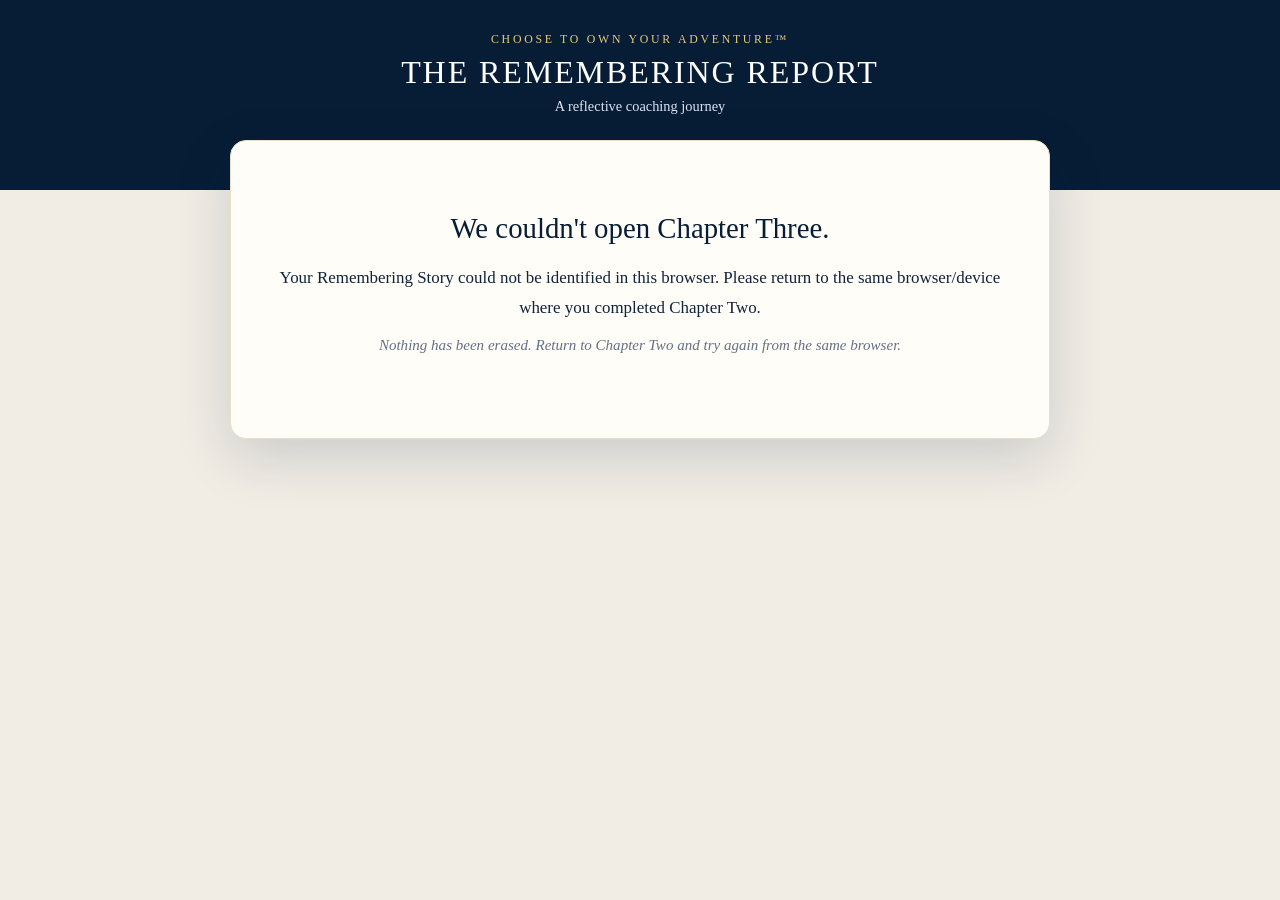
<file: chapter-three-rewrite-the-spell-v2-save-fix.html>
<!doctype html>
<html lang="en">
<head>
<meta charset="utf-8">
<meta name="viewport" content="width=device-width,initial-scale=1">
<title>Chapter Three — Rewrite the Spell | Choose to Own Your Adventure™</title>
<meta name="description" content="Chapter Three of the Remembering Report: Rewrite the Spell.">
<style>
:root{
  --navy:#071d36; --navy2:#0d2948; --gold:#b78a2c; --gold2:#d0aa55;
  --paper:#fffdf7; --ink:#10233b; --muted:#647084; --line:#e7dcc3;
  --soft:#f7f0e2; --soft2:#f3f6f9; --danger:#8b2f2f; --ok:#315d45;
  --shadow:0 18px 55px rgba(7,29,54,.16);
}
*{box-sizing:border-box}
html{scroll-behavior:smooth}
body{margin:0;background:linear-gradient(180deg,#071d36 0 190px,#f1ede5 190px 100%);color:var(--ink);font-family:Georgia,"Times New Roman",serif;min-height:100vh}
.shell{width:min(820px,calc(100% - 28px));margin:0 auto;padding:32px 0 54px}
.brand{color:#fff;text-align:center;margin:0 0 22px}
.brand .mark{font-size:.74rem;letter-spacing:.23em;text-transform:uppercase;color:#e5c879}
.brand h1{font-size:clamp(1.35rem,4vw,2rem);font-weight:500;letter-spacing:.06em;margin:.45rem 0 .15rem}
.brand p{margin:.15rem 0;color:#dbe4ee;font-size:.9rem}
.book{background:var(--paper);border:1px solid #eadfc9;box-shadow:var(--shadow);border-radius:16px;overflow:hidden}
.progress-wrap{padding:16px 22px 12px;border-bottom:1px solid var(--line);background:#fffefa}
.progress-meta{display:flex;justify-content:space-between;gap:12px;font:700 .7rem/1.2 Arial,sans-serif;letter-spacing:.12em;text-transform:uppercase;color:#7a6845}
.progress{height:4px;background:#ece7dd;border-radius:99px;margin-top:10px;overflow:hidden}
.progress>span{display:block;height:100%;width:8%;background:var(--gold);transition:width .25s ease}
.page{padding:clamp(28px,6vw,58px);min-height:610px}
.kicker{font:700 .72rem/1.2 Arial,sans-serif;letter-spacing:.18em;text-transform:uppercase;color:var(--gold);margin:0 0 9px}
h2{font-size:clamp(2rem,6vw,3.25rem);font-weight:500;line-height:1.03;margin:.15rem 0 1.25rem;color:var(--navy)}
h3{font-size:1.42rem;margin:1.7rem 0 .65rem;color:var(--navy)}
p{font-size:1.06rem;line-height:1.72;margin:.75rem 0}
.lede{font-size:1.16rem}
.rule{border:0;border-top:1px solid var(--line);margin:28px 0}
.quote{margin:22px 0;padding:17px 19px;border-left:4px solid var(--gold);background:var(--soft);border-radius:0 8px 8px 0;font-size:1.05rem;line-height:1.55}
.quote strong{display:block;font-size:.82rem;margin-bottom:4px;color:var(--navy)}
.prompt{font-weight:700;margin-top:1.3rem}
.hint{font:italic .94rem/1.5 Georgia,serif;color:var(--muted);margin-top:6px}
label{display:block;font-weight:700;margin:18px 0 8px}
textarea,input[type="text"]{width:100%;border:1px solid #cfc7b8;border-radius:9px;background:#fff;padding:13px 14px;color:var(--ink);font:1rem/1.5 Georgia,serif;outline:none}
textarea{min-height:112px;resize:vertical}
textarea:focus,input[type="text"]:focus{border-color:var(--gold);box-shadow:0 0 0 3px rgba(183,138,44,.12)}
.choices{display:grid;gap:10px;margin:15px 0}
.choice{display:flex;gap:11px;align-items:flex-start;padding:12px 14px;border:1px solid #d9d1c2;border-radius:9px;background:#fff;cursor:pointer;line-height:1.45}
.choice:hover{border-color:#b99a59;background:#fffaf0}
.choice input{margin-top:4px;accent-color:var(--navy)}
.path-grid{display:grid;grid-template-columns:repeat(3,1fr);gap:12px;margin:20px 0}
.path{border:1px solid #d9ccb2;background:#fffaf0;border-radius:12px;padding:18px;cursor:pointer;text-align:left;color:var(--ink);font-family:Georgia,serif}
.path:hover,.path.selected{border-color:var(--gold);box-shadow:0 0 0 2px rgba(183,138,44,.12)}
.path b{display:block;color:var(--navy);margin-bottom:6px;font-size:1.02rem}
.path span{font-size:.9rem;line-height:1.45;color:#5f6670}
.scale{display:grid;grid-template-columns:repeat(11,1fr);gap:5px;margin:13px 0 5px}
.scale button{border:1px solid #d4ccbd;background:#fff;border-radius:7px;padding:10px 2px;cursor:pointer;color:var(--navy);font-weight:700}
.scale button.active{background:var(--navy);color:#fff;border-color:var(--navy)}
.scale-labels{display:flex;justify-content:space-between;color:var(--muted);font: .76rem/1.3 Arial,sans-serif}
.rewrite-option{display:block;border:1px solid #d7c8a9;border-radius:11px;padding:16px;margin:11px 0;background:#fffaf0;cursor:pointer}
.rewrite-option.selected{border:2px solid var(--gold);padding:15px}
.rewrite-option small{display:block;font:700 .68rem/1.2 Arial,sans-serif;letter-spacing:.12em;text-transform:uppercase;color:#8b6d2f;margin-bottom:6px}
.summary{display:grid;gap:12px;margin:22px 0}
.summary-card{padding:15px 17px;background:var(--soft);border-left:3px solid var(--gold);border-radius:0 8px 8px 0}
.summary-card b{display:block;font:700 .72rem/1.2 Arial,sans-serif;letter-spacing:.11em;text-transform:uppercase;color:#7b6330;margin-bottom:5px}
.actions{display:flex;gap:10px;justify-content:space-between;align-items:center;margin-top:30px;flex-wrap:wrap}
button.primary,button.secondary{border-radius:8px;padding:12px 18px;font:700 .82rem/1 Arial,sans-serif;letter-spacing:.04em;text-transform:uppercase;cursor:pointer}
button.primary{background:var(--navy);color:#fff;border:1px solid var(--navy)}
button.secondary{background:#fff;color:var(--navy);border:1px solid #cdbb96}
button:disabled{opacity:.45;cursor:not-allowed}
.status{font: .82rem/1.4 Arial,sans-serif;color:var(--muted);padding:10px 12px;background:var(--soft2);border-radius:7px;margin-top:18px}
.status.error{color:var(--danger);background:#fff1ef}
.status.ok{color:var(--ok);background:#eff8f2}
.hidden{display:none!important}
.footer{text-align:center;color:#59687a;font: .76rem/1.5 Arial,sans-serif;padding:20px 25px;border-top:1px solid var(--line);background:#fffefa}
.loading{padding:70px 30px;text-align:center}
.loading h2{font-size:1.8rem}
.spinner{width:32px;height:32px;border:3px solid #e5dccb;border-top-color:var(--gold);border-radius:50%;margin:0 auto 18px;animation:spin .8s linear infinite}
@keyframes spin{to{transform:rotate(360deg)}}
@media(max-width:680px){.path-grid{grid-template-columns:1fr}.page{min-height:0}.scale{gap:3px}.scale button{font-size:.75rem;padding:9px 0}.shell{width:min(100% - 16px,820px);padding-top:18px}}
@media print{body{background:#fff}.brand,.progress-wrap,.actions,.footer,.status{display:none!important}.shell{width:100%;padding:0}.book{box-shadow:none;border:0}.page{padding:20px}}
</style>
</head>
<body>
<div class="shell">
  <header class="brand">
    <div class="mark">Choose to Own Your Adventure™</div>
    <h1>THE REMEMBERING REPORT</h1>
    <p>A reflective coaching journey</p>
  </header>

  <main class="book">
    <div id="loading" class="loading">
      <div class="spinner"></div>
      <h2>Opening the next chapter…</h2>
      <p>Gathering the thread you carried forward.</p>
    </div>

    <div id="app" class="hidden">
      <div class="progress-wrap">
        <div class="progress-meta"><span>Chapter Three · Rewrite the Spell</span><span id="pageLabel">Page 1</span></div>
        <div class="progress"><span id="progressBar"></span></div>
      </div>
      <section id="page" class="page"></section>
      <footer class="footer">Choose to Own Your Adventure™ · Remembering is a reflective coaching framework, not diagnosis or treatment.</footer>
    </div>
  </main>
</div>

<script>
(() => {
"use strict";

const API = "https://remembering-story-api.choosetoownyouradventure.workers.dev";
const CHAPTER_KEY = "rewrite_spell";
const VERSION = "chapter3-v1";

const storyId = localStorage.getItem("ctya_story_id") || "";
const resumeToken = localStorage.getItem("ctya_resume_token") || "";
const firstName = localStorage.getItem("ctya_first_name") || "Traveler";
const localKey = `ctya_chapter3_${storyId}`;

let source = {};
let client = defaultClient();
let result = {};
let pageIndex = 0;
let saveTimer = null;
let lastSaved = "";
let saveQueue = Promise.resolve();
let completionPending = false;
let chapterCompleted = false;

function defaultClient(){
  return {
    rule_completion:"",
    predicted_consequence:"",
    identity_meaning:"",
    spell_if:"",
    spell_then:"",
    spell_means:"",
    old_spell_strength:null,
    protective_functions:[],
    protection_from:"",
    chosen_path:"",
    path_evidence:{exception_story:"",prediction_accuracy:"",actual_outcome:"",supporting_evidence:"",contradicting_evidence:"",belief_omission:""},
    path_rule:{five_year_costs:[],greatest_sacrifice:"",permission:"",break_rule_fear:"",new_possibility:""},
    path_gift:{future_self_truth:"",would_recommend_belief:"",advice_to_other:"",self_compassion_barrier:""},
    rewrite_prompts:{no_longer_believe:"",beginning_to_believe:"",choose_to_remember:""},
    rewrite_selection:{selected_option:"",custom_rewrite:""},
    rewrite_response:[],
    new_belief_strength:null,
    bridge_custom:"",
    bridge_selection:"",
    experiment_choice:"",
    custom_experiment:"",
    anchor_type:"",
    anchor_text:"",
    current_step:"opening"
  };
}

const pages = [
  "opening","old_sentence","prediction","spell","protection","fork","path1","path2",
  "rewrite","choose_rewrite","body","bridge","experiment","anchor","complete"
];

function esc(v=""){return String(v).replace(/[&<>"']/g,m=>({"&":"&amp;","<":"&lt;",">":"&gt;",'"':"&quot;","'":"&#039;"}[m]));}
function val(id){const e=document.getElementById(id); return e?e.value.trim():"";}
function checked(name){return [...document.querySelectorAll(`input[name="${name}"]:checked`)].map(e=>e.value);}
function oneChecked(name){const e=document.querySelector(`input[name="${name}"]:checked`);return e?e.value:"";}
function setStatus(msg,type=""){const e=document.getElementById("saveStatus");if(e){e.textContent=msg;e.className=`status ${type}`;}}
function oldSpell(){
  const a=client.spell_if||client.rule_completion||"";
  const b=client.spell_then||client.predicted_consequence||"";
  const c=client.spell_means||client.identity_meaning||"";
  if(a||b||c) return `If I ${a || "change the old rule"}, then ${b || "something may happen"}, and that would mean ${c || "something about me"}.`;
  return "";
}
function chosenRewrite(){
  if(client.rewrite_selection.selected_option==="custom") return client.rewrite_selection.custom_rewrite;
  const opts = rewriteOptions();
  const hit=opts.find(x=>x.id===client.rewrite_selection.selected_option);
  return hit?hit.text:"";
}
function bridgeBelief(){
  return client.bridge_selection==="custom" ? client.bridge_custom : client.bridge_selection;
}
function alignedAction(){
  if(client.experiment_choice==="keep") return source.seven_day_experiment||"";
  return client.custom_experiment||"";
}
function pathResponses(){
  if(client.chosen_path==="evidence") return client.path_evidence;
  if(client.chosen_path==="rule") return client.path_rule;
  return client.path_gift;
}
function strongestClientTruth(){
  const r=client.rewrite_prompts;
  return r.choose_to_remember || r.beginning_to_believe || r.no_longer_believe || source.emerging_truth || "";
}
function rewriteOptions(){
  const truth = strongestClientTruth().replace(/[.]+$/,"").trim();
  const emerge=(source.emerging_truth||"").replace(/[.]+$/,"").trim();
  const base = truth || emerge || "I can make a different choice and learn what happens";
  const option1 = /^(i|my)\b/i.test(base) ? `${base}.` : `I choose to remember that ${base.charAt(0).toLowerCase()+base.slice(1)}.`;
  const old = (client.rule_completion||"the old rule").replace(/[.]+$/,"");
  const option2 = `I can honor what once protected me without letting ${old.charAt(0).toLowerCase()+old.slice(1)} make every decision now.`;
  const possibility = client.chosen_path==="rule" ? client.path_rule.new_possibility :
                      client.chosen_path==="gift" ? client.path_gift.future_self_truth :
                      client.path_evidence.belief_omission;
  const p=(possibility||base).replace(/[.]+$/,"");
  const option3 = `I am willing to make room for the possibility that ${p.charAt(0).toLowerCase()+p.slice(1)}.`;
  return [
    {id:"client_language",label:"Closest to your words",text:option1},
    {id:"bridge",label:"A gentler bridge",text:option2},
    {id:"expansive",label:"A wider possibility",text:option3}
  ];
}

async function initialize(){
  if(!storyId || !resumeToken){
    showFatal("Your Remembering Story could not be identified in this browser. Please return to the same browser/device where you completed Chapter Two.");
    return;
  }
  try{
    const r=await fetch(`${API}/stories/${encodeURIComponent(storyId)}/chapters/${CHAPTER_KEY}?resume_token=${encodeURIComponent(resumeToken)}`,{cache:"no-store"});
    const data=await r.json();
    if(!r.ok || !data.success) throw new Error(data.error||"Chapter Three could not be opened.");

    if(data.exists && data.chapter){
      if(data.chapter.version!==VERSION) throw new Error(`This saved chapter uses ${data.chapter.version}; this page requires ${VERSION}.`);
      source=(data.chapter.answers&&data.chapter.answers.source)||{};
      client=Object.assign(defaultClient(),(data.chapter.answers&&data.chapter.answers.client)||{});
      result=data.chapter.result||{};
      chapterCompleted=data.chapter.status==="complete";
      const idx=pages.indexOf(client.current_step);
      pageIndex=idx>=0?idx:0;
    } else {
      source=(data.initialization&&data.initialization.source)||{};
      const cached=readLocal();
      if(cached && cached.version===VERSION){
        client=Object.assign(defaultClient(),cached.client||{});
        const idx=pages.indexOf(client.current_step); pageIndex=idx>=0?idx:0;
      }
    }
    document.getElementById("loading").classList.add("hidden");
    document.getElementById("app").classList.remove("hidden");
    render();
  }catch(err){showFatal(err.message);}
}
function readLocal(){try{return JSON.parse(localStorage.getItem(localKey)||"null")}catch{return null}}
function cacheLocal(){
  localStorage.setItem(localKey,JSON.stringify({version:VERSION,client,updated_at:new Date().toISOString()}));
}
function save(status="in_progress",finalResult={}){
  if(status==="in_progress" && (completionPending || chapterCompleted)) return Promise.resolve(true);
  cacheLocal();
  const payload=JSON.stringify({resume_token:resumeToken,version:VERSION,status,answers:{client},result:finalResult});
  if(status==="in_progress" && payload===lastSaved) return Promise.resolve(true);
  // Serialize writes so a slower checkpoint cannot arrive after the final result.
  const operation=saveQueue.catch(()=>{}).then(async()=>{
    if(status==="in_progress" && (completionPending || chapterCompleted)) return true;
    setStatus(status==="complete"?"Saving your completed chapter…":"Saving your place…");
    try{
      const r=await fetch(`${API}/stories/${encodeURIComponent(storyId)}/chapters/${CHAPTER_KEY}`,{
        method:"PUT",headers:{"Content-Type":"application/json"},body:payload
      });
      const data=await r.json();
      if(!r.ok||!data.success) throw new Error(data.error||"Save failed.");
      lastSaved=payload;
      if(status==="complete"){
        chapterCompleted=true;
        completionPending=false;
        localStorage.setItem(localKey,JSON.stringify({version:VERSION,client,result:finalResult,completed:true,updated_at:new Date().toISOString()}));
      }
      setStatus(status==="complete"?"Chapter Three saved to your Remembering Story.":"Your place is saved.","ok");
      return true;
    }catch(err){
      setStatus(`Your browser kept a local copy, but the Story Vault save did not complete: ${err.message}`,"error");
      return false;
    }
  });
  saveQueue=operation;
  return operation;
}
function scheduleSave(){
  if(completionPending || chapterCompleted) return;
  cacheLocal(); clearTimeout(saveTimer);
  saveTimer=setTimeout(()=>save("in_progress",{}),500);
}
async function finishChapter(){
  if(chapterCompleted) return true;
  completionPending=true;
  clearTimeout(saveTimer);
  saveTimer=null;
  client.current_step="complete";
  cacheLocal();
  const saved=await save("complete",result);
  if(!saved) completionPending=false;
  return saved;
}
function showFatal(msg){
  document.getElementById("loading").innerHTML=`<h2>We couldn't open Chapter Three.</h2><p>${esc(msg)}</p><p class="hint">Nothing has been erased. Return to Chapter Two and try again from the same browser.</p>`;
}
function updateProgress(){
  document.getElementById("pageLabel").textContent=pageIndex===pages.length-1?"Complete":`Page ${Math.min(pageIndex+1,pages.length-1)} of ${pages.length-1}`;
  document.getElementById("progressBar").style.width=`${Math.max(5,(pageIndex/(pages.length-1))*100)}%`;
}
function navButtons(back=true,next="Continue →",disable=false){
  return `<div id="saveStatus" class="status">Your answers stay with this Remembering Story.</div>
  <div class="actions">
    ${back?`<button class="secondary" id="backBtn">← Previous page</button>`:`<span></span>`}
    <button class="primary" id="nextBtn" ${disable?"disabled":""}>${next}</button>
  </div>`;
}
function bindNav(onNext,onBack){
  const n=document.getElementById("nextBtn"),b=document.getElementById("backBtn");
  if(n)n.onclick=async()=>{
    if(onNext && onNext()===false)return;
    const nextIndex=Math.min(pageIndex+1,pages.length-1);
    const completing=pages[nextIndex]==="complete";
    client.current_step=pages[nextIndex];
    if(completing){
      completionPending=true;
      clearTimeout(saveTimer);saveTimer=null;
    } else scheduleSave();
    pageIndex=nextIndex;render();window.scrollTo({top:0,behavior:"smooth"});
    if(completing) await finishChapter();
  };
  if(b)b.onclick=()=>{if(onBack)onBack();pageIndex=Math.max(0,pageIndex-1);client.current_step=pages[pageIndex];cacheLocal();render();window.scrollTo({top:0,behavior:"smooth"});};
}
function scaleHTML(id,current,left,right){
  return `<div class="scale" id="${id}">${Array.from({length:11},(_,i)=>`<button type="button" data-v="${i}" class="${Number(current)===i?"active":""}">${i}</button>`).join("")}</div>
  <div class="scale-labels"><span>${esc(left)}</span><span>${esc(right)}</span></div>`;
}
function bindScale(id,setter){
  document.querySelectorAll(`#${id} button`).forEach(btn=>btn.onclick=()=>{document.querySelectorAll(`#${id} button`).forEach(x=>x.classList.remove("active"));btn.classList.add("active");setter(Number(btn.dataset.v));scheduleSave();});
}
function render(){
  updateProgress();
  const key=pages[pageIndex];
  const fn=renderers[key]||renderers.opening;
  fn();
}
const renderers={
opening(){
 document.getElementById("page").innerHTML=`
 <div class="kicker">Chapter Three</div><h2>Rewrite the Spell</h2>
 <p class="lede">${esc(firstName)}, you found the pattern.</p>
 <p>In the last chapter, you followed the repeating thread beneath your story—the choices, reactions, protections, and detours that may have been shaping your adventure without asking your permission.</p>
 <p>And somewhere inside that pattern was a sentence.</p>
 <div class="quote"><strong>The truth already emerging</strong>${esc(source.emerging_truth||"A different choice may be possible.")}</div>
 <p>Maybe the old sentence was spoken to you. Maybe you learned it by watching someone else. Maybe nobody ever said it aloud. Whatever its origin, repetition can make a sentence feel like truth.</p>
 <p><b>But a story repeated is not necessarily a story that must remain true.</b></p>
 <p>This chapter gives you the pen.</p>${navButtons(false,"Begin Chapter Three →")}`;
 bindNav(()=>true);
},
old_sentence(){
 document.getElementById("page").innerHTML=`
 <div class="kicker">The words beneath the pattern</div><h2>Listen for the old sentence.</h2>
 <p>Before we write anything new, let's find the rule your emerging truth may be answering.</p>
 <label for="rule">Some part of me has learned that I have to __________ because __________.</label>
 <textarea id="rule" placeholder="Write what comes first. You can change it later.">${esc(client.rule_completion)}</textarea>
 <p class="hint">You don't need to make it sound wise, reasonable, spiritual, or positive.</p>${navButtons()}`;
 document.getElementById("rule").oninput=e=>{client.rule_completion=e.target.value;scheduleSave()};
 bindNav(()=>{client.rule_completion=val("rule");return !!client.rule_completion||alert("Write the sentence that comes first for you.")});
},
prediction(){
 document.getElementById("page").innerHTML=`
 <div class="kicker">If I didn't…</div><h2>What does the old story predict?</h2>
 <p>Imagine that, just once, you didn't obey that rule. You didn't fix it, prove yourself, keep everyone happy, make yourself smaller, or wait until you felt completely ready.</p>
 <label for="pred">What does the old story predict would happen?</label><textarea id="pred">${esc(client.predicted_consequence)}</textarea>
 <label for="meaning">And if that happened, what would it mean about you?</label><textarea id="meaning">${esc(client.identity_meaning)}</textarea>
 <p class="hint">Sometimes the spell isn't hiding in what we're afraid will happen. It's hiding in what we believe that outcome would say about us.</p>${navButtons()}`;
 ["pred","meaning"].forEach(id=>document.getElementById(id).oninput=e=>{client[id==="pred"?"predicted_consequence":"identity_meaning"]=e.target.value;scheduleSave()});
 bindNav(()=>{client.predicted_consequence=val("pred");client.identity_meaning=val("meaning");return !!client.predicted_consequence||alert("Give the old story a chance to make its prediction.")});
},
spell(){
 document.getElementById("page").innerHTML=`
 <div class="kicker">The spell takes shape</div><h2>Put the sentence together.</h2>
 <p>Use your own words. We are not judging the sentence; we are making it visible.</p>
 <label>If I…</label><input id="if" type="text" value="${esc(client.spell_if)}">
 <label>Then…</label><input id="then" type="text" value="${esc(client.spell_then)}">
 <label>And that would mean…</label><input id="means" type="text" value="${esc(client.spell_means)}">
 <h3>How true does this feel right now?</h3>${scaleHTML("oldScale",client.old_spell_strength,"0 · Doesn't feel true","10 · Feels absolutely true")}
 ${navButtons()}`;
 [["if","spell_if"],["then","spell_then"],["means","spell_means"]].forEach(([id,k])=>document.getElementById(id).oninput=e=>{client[k]=e.target.value;scheduleSave()});
 bindScale("oldScale",v=>client.old_spell_strength=v);
 bindNav(()=>{client.spell_if=val("if");client.spell_then=val("then");client.spell_means=val("means");if(client.old_spell_strength===null){alert("Choose how true the old sentence feels right now.");return false}return true});
},
protection(){
 const opts=["Stay safe","Keep the peace","Feel loved or accepted","Avoid rejection","Avoid failure","Avoid conflict","Feel needed","Stay in control","Protect someone else","Meet expectations","Make sense of something painful","Keep belonging","I honestly don't know"];
 document.getElementById("page").innerHTML=`
 <div class="kicker">Why did this spell exist?</div><h2>Honor the job it was trying to do.</h2>
 <p>Most beliefs that keep us stuck weren't created because we were foolish. At some point, they may have been trying to accomplish something.</p>
 <p class="prompt">What do you think believing this helped you do?</p>
 <div class="choices">${opts.map(o=>`<label class="choice"><input type="checkbox" name="protect" value="${esc(o)}" ${client.protective_functions.includes(o)?"checked":""}><span>${esc(o)}</span></label>`).join("")}</div>
 <label for="protectFrom">What might this belief have been trying to protect you from? <span class="hint">(optional)</span></label><textarea id="protectFrom">${esc(client.protection_from)}</textarea>
 <div class="quote">You don't have to hate an old survival strategy to outgrow it.</div>${navButtons()}`;
 document.querySelectorAll('input[name="protect"]').forEach(e=>e.onchange=()=>{client.protective_functions=checked("protect");scheduleSave()});
 document.getElementById("protectFrom").oninput=e=>{client.protection_from=e.target.value;scheduleSave()};
 bindNav(()=>{client.protective_functions=checked("protect");client.protection_from=val("protectFrom");return true});
},
fork(){
 document.getElementById("page").innerHTML=`
 <div class="kicker">A fork in the story</div><h2>How do you want to challenge the old spell?</h2>
 <p>You know what the old sentence says. Now you get to decide which road you want to take.</p>
 <div class="path-grid">
  <button class="path ${client.chosen_path==="evidence"?"selected":""}" data-path="evidence"><b>🔎 Follow the Evidence</b><span>Show me where the old story stops being completely true.</span></button>
  <button class="path ${client.chosen_path==="rule"?"selected":""}" data-path="rule"><b>🔥 Break the Rule</b><span>Show me what I've been giving up to keep obeying it.</span></button>
  <button class="path ${client.chosen_path==="gift"?"selected":""}" data-path="gift"><b>✨ Follow the Gift</b><span>Help me hear what the wiser part of me already knows.</span></button>
 </div>${navButtons(true,"Follow this path →")}`;
 document.querySelectorAll(".path").forEach(b=>b.onclick=()=>{client.chosen_path=b.dataset.path;document.querySelectorAll(".path").forEach(x=>x.classList.remove("selected"));b.classList.add("selected");scheduleSave()});
 bindNav(()=>!!client.chosen_path||alert("Choose the path that feels most useful today."));
},
path1(){
 let h="";
 if(client.chosen_path==="evidence"){
   h=`<div class="kicker">Follow the Evidence</div><h2>Look for the exception.</h2>
   <p>Old spells like words such as <i>always, never, everyone, no one, can't, have to.</i> Life tends to be messier.</p>
   <label>Think of one time when you didn't completely follow the old rule. What happened?</label><textarea id="a1">${esc(client.path_evidence.exception_story)}</textarea>
   <p class="prompt">Did everything the old spell predicted actually happen?</p>
   <div class="choices">${["Yes","Some of it","Not really","No","I'm not sure"].map(o=>`<label class="choice"><input type="radio" name="accuracy" value="${o}" ${client.path_evidence.prediction_accuracy===o?"checked":""}>${o}</label>`).join("")}</div>
   <label>What happened instead?</label><textarea id="a2">${esc(client.path_evidence.actual_outcome)}</textarea>`;
 } else if(client.chosen_path==="rule"){
   const costs=["Time","Energy","Health or wellbeing","Creativity","Money or opportunity","Relationships","Boundaries","Confidence","Spiritual connection","Purpose","Joy"];
   h=`<div class="kicker">Break the Rule</div><h2>The price of obedience.</h2>
   <p>Imagine continuing to live by this rule exactly as it is—not for another week, but for another five years.</p>
   <p class="prompt">What might it cost you?</p><div class="choices">${costs.map(o=>`<label class="choice"><input type="checkbox" name="cost" value="${o}" ${client.path_rule.five_year_costs.includes(o)?"checked":""}>${o}</label>`).join("")}</div>
   <label>What are you most tired of sacrificing to keep this rule alive?</label><textarea id="b1">${esc(client.path_rule.greatest_sacrifice)}</textarea>`;
 } else {
   h=`<div class="kicker">Follow the Gift</div><h2>Ask the wiser voice.</h2>
   <p>Imagine the version of you who is no longer organized around this fear. She hasn't become perfect. She has simply stopped allowing this old rule to make every decision.</p>
   <label>What does she understand now that you are still learning?</label><textarea id="c1">${esc(client.path_gift.future_self_truth)}</textarea>
   <div class="quote"><strong>The old spell</strong>${esc(oldSpell())}</div>
   <p class="prompt">Would you want someone you deeply care about to build her life around that sentence?</p>
   <div class="choices">${["Yes","No","Only partly","I'm not sure"].map(o=>`<label class="choice"><input type="radio" name="recommend" value="${o}" ${client.path_gift.would_recommend_belief===o?"checked":""}>${o}</label>`).join("")}</div>`;
 }
 document.getElementById("page").innerHTML=h+navButtons();
 if(client.chosen_path==="evidence"){document.getElementById("a1").oninput=e=>{client.path_evidence.exception_story=e.target.value;scheduleSave()};document.getElementById("a2").oninput=e=>{client.path_evidence.actual_outcome=e.target.value;scheduleSave()};}
 if(client.chosen_path==="rule"){document.querySelectorAll('input[name="cost"]').forEach(e=>e.onchange=()=>{client.path_rule.five_year_costs=checked("cost");scheduleSave()});document.getElementById("b1").oninput=e=>{client.path_rule.greatest_sacrifice=e.target.value;scheduleSave()};}
 if(client.chosen_path==="gift"){document.getElementById("c1").oninput=e=>{client.path_gift.future_self_truth=e.target.value;scheduleSave()};}
 bindNav(()=>{
  if(client.chosen_path==="evidence"){client.path_evidence.exception_story=val("a1");client.path_evidence.prediction_accuracy=oneChecked("accuracy");client.path_evidence.actual_outcome=val("a2");return !!client.path_evidence.exception_story||alert("Give yourself one real example to work with.");}
  if(client.chosen_path==="rule"){client.path_rule.five_year_costs=checked("cost");client.path_rule.greatest_sacrifice=val("b1");return !!client.path_rule.greatest_sacrifice||alert("Name what you are most tired of sacrificing.");}
  client.path_gift.future_self_truth=val("c1");client.path_gift.would_recommend_belief=oneChecked("recommend");return !!client.path_gift.future_self_truth||alert("Let the wiser voice say something first.");
 });
},
path2(){
 let h="";
 if(client.chosen_path==="evidence"){
   h=`<div class="kicker">Follow the Evidence</div><h2>The cracks in the spell.</h2>
   <p>Imagine placing the old belief on trial. Give both sides time to speak.</p>
   <label>What evidence supports it?</label><textarea id="x1">${esc(client.path_evidence.supporting_evidence)}</textarea>
   <label>What evidence suggests it isn't always true?</label><textarea id="x2">${esc(client.path_evidence.contradicting_evidence)}</textarea>
   <label>What does the old spell leave out?</label><textarea id="x3">${esc(client.path_evidence.belief_omission)}</textarea>`;
 } else if(client.chosen_path==="rule"){
   h=`<div class="kicker">Break the Rule</div><h2>The forbidden choice.</h2>
   <p>Imagine that you were allowed to break the rule—not recklessly, not selfishly. Wisely.</p>
   <label>What would you give yourself permission to do differently?</label><textarea id="x1">${esc(client.path_rule.permission)}</textarea>
   <label>What are you afraid might happen if you actually did it?</label><textarea id="x2">${esc(client.path_rule.break_rule_fear)}</textarea>
   <label>And what might become possible if the fear were wrong?</label><textarea id="x3">${esc(client.path_rule.new_possibility)}</textarea>`;
 } else {
   h=`<div class="kicker">Follow the Gift</div><h2>What would you tell her?</h2>
   <p>Imagine someone you deeply care about came to you carrying your exact belief.</p>
   <div class="quote">${esc(oldSpell())}</div>
   <label>What would you want her to know instead?</label><textarea id="x1">${esc(client.path_gift.advice_to_other)}</textarea>
   <label>What makes that truth harder to offer yourself?</label><textarea id="x2">${esc(client.path_gift.self_compassion_barrier)}</textarea>`;
 }
 document.getElementById("page").innerHTML=h+navButtons();
 ["x1","x2","x3"].forEach(id=>{const e=document.getElementById(id);if(e)e.oninput=scheduleSave});
 bindNav(()=>{
   if(client.chosen_path==="evidence"){client.path_evidence.supporting_evidence=val("x1");client.path_evidence.contradicting_evidence=val("x2");client.path_evidence.belief_omission=val("x3");}
   else if(client.chosen_path==="rule"){client.path_rule.permission=val("x1");client.path_rule.break_rule_fear=val("x2");client.path_rule.new_possibility=val("x3");}
   else {client.path_gift.advice_to_other=val("x1");client.path_gift.self_compassion_barrier=val("x2");}
   return true;
 });
},
rewrite(){
 document.getElementById("page").innerHTML=`
 <div class="kicker">The rewrite</div><h2>The sentence is changing.</h2>
 <p>You began this chapter with an old rule:</p><div class="quote">${esc(oldSpell())}</div>
 <p>You also carried something forward from the chapter before:</p><div class="quote">${esc(source.emerging_truth||"")}</div>
 <p>We're not looking for a perfect affirmation. We're looking for a truth you can actually believe enough to practice.</p>
 <label>I no longer have to believe that…</label><textarea id="r1">${esc(client.rewrite_prompts.no_longer_believe)}</textarea>
 <label>I am beginning to believe that…</label><textarea id="r2">${esc(client.rewrite_prompts.beginning_to_believe)}</textarea>
 <label>I choose to remember that…</label><textarea id="r3">${esc(client.rewrite_prompts.choose_to_remember)}</textarea>
 ${navButtons()}`;
 ["r1","r2","r3"].forEach(id=>document.getElementById(id).oninput=scheduleSave);
 bindNav(()=>{client.rewrite_prompts.no_longer_believe=val("r1");client.rewrite_prompts.beginning_to_believe=val("r2");client.rewrite_prompts.choose_to_remember=val("r3");return !!strongestClientTruth()||alert("Write at least one sentence you are willing to explore.")});
},
choose_rewrite(){
 const opts=rewriteOptions();
 document.getElementById("page").innerHTML=`
 <div class="kicker">Choose your new spell</div><h2>Which sentence belongs to you?</h2>
 <p>These are reflections built from the words already on your pages—not verdicts about what you should believe. Choose what feels most true, not simply most beautiful.</p>
 ${opts.map(o=>`<label class="rewrite-option ${client.rewrite_selection.selected_option===o.id?"selected":""}"><input type="radio" name="rewrite" value="${o.id}" ${client.rewrite_selection.selected_option===o.id?"checked":""}> <small>${o.label}</small><span>${esc(o.text)}</span></label>`).join("")}
 <label class="rewrite-option ${client.rewrite_selection.selected_option==="custom"?"selected":""}"><input type="radio" name="rewrite" value="custom" ${client.rewrite_selection.selected_option==="custom"?"checked":""}> <small>Write your own</small><span>The words have to belong to you.</span></label>
 <textarea id="customRewrite" class="${client.rewrite_selection.selected_option==="custom"?"":"hidden"}" placeholder="Write your new sentence here.">${esc(client.rewrite_selection.custom_rewrite)}</textarea>
 ${navButtons()}`;
 document.querySelectorAll('input[name="rewrite"]').forEach(e=>e.onchange=()=>{client.rewrite_selection.selected_option=e.value;document.getElementById("customRewrite").classList.toggle("hidden",e.value!=="custom");scheduleSave();renderers.choose_rewrite();});
 const c=document.getElementById("customRewrite");if(c)c.oninput=e=>{client.rewrite_selection.custom_rewrite=e.target.value;scheduleSave()};
 bindNav(()=>{client.rewrite_selection.selected_option=oneChecked("rewrite")||client.rewrite_selection.selected_option;client.rewrite_selection.custom_rewrite=val("customRewrite");return !!chosenRewrite()||alert("Choose a rewrite or write one in your own words.")});
},
body(){
 const responses=["I feel relief","I feel stronger","I feel hopeful","I feel emotional","I feel resistance","Part of me believes it","It feels too big or unrealistic","I don't notice much"];
 document.getElementById("page").innerHTML=`
 <div class="kicker">Does your body believe you?</div><h2>Read the new sentence slowly.</h2>
 <div class="quote">${esc(chosenRewrite())}</div>
 <p>Don't analyze it yet. Notice your reaction.</p>
 <p class="prompt">When you say this, what happens inside you?</p>
 <div class="choices">${responses.map(o=>`<label class="choice"><input type="checkbox" name="response" value="${o}" ${client.rewrite_response.includes(o)?"checked":""}>${o}</label>`).join("")}</div>
 <h3>How believable does this new statement feel right now?</h3>${scaleHTML("newScale",client.new_belief_strength,"0 · I don't believe this yet","10 · This feels deeply true")}
 ${navButtons()}`;
 document.querySelectorAll('input[name="response"]').forEach(e=>e.onchange=()=>{client.rewrite_response=checked("response");scheduleSave()});
 bindScale("newScale",v=>client.new_belief_strength=v);
 bindNav(()=>{client.rewrite_response=checked("response");if(client.new_belief_strength===null){alert("Choose how believable the new statement feels right now.");return false}return true});
},
bridge(){
 const old=oldSpell();
 const choices=[
 "I am willing to discover that the old rule may not always be true.",
 "I can honor what protected me without letting it make every decision now.",
 "I don't have to know the whole path before taking one different step.",
 "I can gather new evidence before deciding what is possible for me."
 ];
 document.getElementById("page").innerHTML=`
 <div class="kicker">Build the bridge</div><h2>You don't have to leap.</h2>
 <p>If your new statement doesn't feel completely believable yet, that's okay. A bridge belief only needs to be believable enough to walk on.</p>
 <div class="quote">Even though part of me still remembers the old spell, I am willing to explore another possibility.</div>
 <div class="choices">${choices.map(o=>`<label class="choice"><input type="radio" name="bridge" value="${esc(o)}" ${client.bridge_selection===o?"checked":""}>${esc(o)}</label>`).join("")}
 <label class="choice"><input type="radio" name="bridge" value="custom" ${client.bridge_selection==="custom"?"checked":""}>Let me write my own.</label></div>
 <textarea id="bridgeCustom" class="${client.bridge_selection==="custom"?"":"hidden"}">${esc(client.bridge_custom)}</textarea>
 ${navButtons()}`;
 document.querySelectorAll('input[name="bridge"]').forEach(e=>e.onchange=()=>{client.bridge_selection=e.value;document.getElementById("bridgeCustom").classList.toggle("hidden",e.value!=="custom");scheduleSave()});
 document.getElementById("bridgeCustom").oninput=e=>{client.bridge_custom=e.target.value;scheduleSave()};
 bindNav(()=>{client.bridge_selection=oneChecked("bridge")||client.bridge_selection;client.bridge_custom=val("bridgeCustom");return !!bridgeBelief()||alert("Choose or write a bridge belief.")});
},
experiment(){
 document.getElementById("page").innerHTML=`
 <div class="kicker">Give the new story evidence</div><h2>One small act can become evidence.</h2>
 <p>You don't have to transform your whole life this week. You need one small act that the old spell wouldn't normally choose.</p>
 <div class="quote"><strong>Your Chapter Two field note</strong>${esc(source.seven_day_experiment||"")}</div>
 <p class="prompt">Would you like to use that as your first act of the rewrite?</p>
 <div class="choices">
 <label class="choice"><input type="radio" name="experiment" value="keep" ${client.experiment_choice==="keep"?"checked":""}>Yes — keep it.</label>
 <label class="choice"><input type="radio" name="experiment" value="adjust" ${client.experiment_choice==="adjust"?"checked":""}>Almost — I want to adjust it.</label>
 <label class="choice"><input type="radio" name="experiment" value="new" ${client.experiment_choice==="new"?"checked":""}>No — I want to choose another action.</label>
 </div>
 <label for="customExp">Your adjusted or new action</label><textarea id="customExp" placeholder="Leave blank if you are keeping the original experiment.">${esc(client.custom_experiment)}</textarea>
 ${navButtons()}`;
 document.querySelectorAll('input[name="experiment"]').forEach(e=>e.onchange=()=>{client.experiment_choice=e.value;scheduleSave()});
 document.getElementById("customExp").oninput=e=>{client.custom_experiment=e.target.value;scheduleSave()};
 bindNav(()=>{client.experiment_choice=oneChecked("experiment")||client.experiment_choice;client.custom_experiment=val("customExp");if(!client.experiment_choice){alert("Choose how you want to use your seven-day experiment.");return false}if(client.experiment_choice!=="keep"&&!client.custom_experiment){alert("Write the action you want to try.");return false}return true});
},
anchor(){
 const opts=["My relationship with God / faith","Prayer or Scripture","My body","Breath","A physical gesture or movement","An image or symbol","Music or sound","Nature","A meaningful object","Something else","I don't want an anchor right now"];
 document.getElementById("page").innerHTML=`
 <div class="kicker">Anchor the truth</div><h2>What will help you remember?</h2>
 <p>Some truths are easier to remember when we connect them to something deeper than thought. Choose only what genuinely fits you.</p>
 <div class="choices">${opts.map(o=>`<label class="choice"><input type="radio" name="anchor" value="${esc(o)}" ${client.anchor_type===o?"checked":""}>${esc(o)}</label>`).join("")}</div>
 <label for="anchorText">What will you use? <span class="hint">(optional)</span></label><textarea id="anchorText" placeholder="A prayer, Scripture, phrase, gesture, image, song, object, or other reminder.">${esc(client.anchor_text)}</textarea>
 ${navButtons(true,"Complete Chapter Three →")}`;
 document.querySelectorAll('input[name="anchor"]').forEach(e=>e.onchange=()=>{client.anchor_type=e.value;scheduleSave()});
 document.getElementById("anchorText").oninput=e=>{client.anchor_text=e.target.value;scheduleSave()};
 bindNav(()=>{
   client.anchor_type=oneChecked("anchor")||client.anchor_type;client.anchor_text=val("anchorText");
   if(!client.anchor_type){alert("Choose an anchor option, including “I don't want an anchor right now” if that fits.");return false}
   result={
     old_spell:oldSpell(),
     client_stated_belief:client.rule_completion,
     conditional_rule:`If I ${client.spell_if}, then ${client.spell_then}.`,
     feared_consequence:client.predicted_consequence,
     protective_function:client.protective_functions.join("; "),
     identity_implication:client.identity_meaning,
     emerging_truth:source.emerging_truth||"",
     chosen_rewrite:chosenRewrite(),
     rewrite_source:client.rewrite_selection.selected_option==="custom"?"client_authored":`guided_${client.rewrite_selection.selected_option}`,
     bridge_belief:bridgeBelief(),
     old_belief_strength:client.old_spell_strength,
     new_belief_strength:client.new_belief_strength,
     belief_gap:(Number(client.old_spell_strength)||0)-(Number(client.new_belief_strength)||0),
     aligned_action:alignedAction(),
     behavioral_measure:source.behavioral_measure||"",
     evidence_question:source.evidence_question||"",
     anchor_type:client.anchor_type,
     anchor_text:client.anchor_text,
     chosen_path:client.chosen_path,
     handoff:{
       old_spell:oldSpell(),chosen_rewrite:chosenRewrite(),bridge_belief:bridgeBelief(),
       old_belief_strength:client.old_spell_strength,new_belief_strength:client.new_belief_strength,
       rewrite_response:client.rewrite_response,protective_function:client.protective_functions.join("; "),
       feared_consequence:client.predicted_consequence,aligned_action:alignedAction(),
       anchor_type:client.anchor_type,anchor_text:client.anchor_text,
       body_exploration_prompt:"When you read your old spell and then your new statement, notice whether anything changes in your breathing, posture, muscle tension, temperature, movement, or other body sensations."
     }
   };
   client.current_step="complete";
   // Completion is saved by bindNav after the completed page renders.
   return true;
 });
},
complete(){
 const r=result&&result.chosen_rewrite?result:{
   old_spell:oldSpell(),emerging_truth:source.emerging_truth||"",chosen_rewrite:chosenRewrite(),
   bridge_belief:bridgeBelief(),aligned_action:alignedAction(),anchor_type:client.anchor_type,anchor_text:client.anchor_text
 };
 document.getElementById("page").innerHTML=`
 <div class="kicker">Chapter Three Complete</div><h2>The spell has been rewritten.</h2>
 <p>${esc(firstName)}, you entered this chapter carrying a sentence that may have been making decisions long before you realized it was there.</p>
 <p>You found the rule. You listened for what it was protecting. You questioned what it predicted. And then you did something important:</p>
 <p class="lede"><b>You chose your own words.</b></p>
 <div class="summary">
  <div class="summary-card"><b>The old spell</b>${esc(r.old_spell||oldSpell())}</div>
  <div class="summary-card"><b>The truth emerging</b>${esc(r.emerging_truth||source.emerging_truth||"")}</div>
  <div class="summary-card"><b>The rewrite</b>${esc(r.chosen_rewrite||chosenRewrite())}</div>
  <div class="summary-card"><b>The bridge</b>${esc(r.bridge_belief||bridgeBelief())}</div>
  <div class="summary-card"><b>Your next piece of evidence</b>${esc(r.aligned_action||alignedAction())}</div>
  <div class="summary-card"><b>Your anchor</b>${esc([r.anchor_type||client.anchor_type,r.anchor_text||client.anchor_text].filter(Boolean).join(" — "))}</div>
 </div>
 <p>This isn't a promise that the old words will disappear. The difference is that now, when the old spell speaks, <b>you know it is speaking—and you have another sentence available.</b></p>
 <hr class="rule">
 <div class="kicker">At the edge of the next chapter</div><h3>You changed the words. But a spell doesn't live only in words.</h3>
 <p>Sometimes the mind understands something long before another part of us is willing to believe it: a tightened jaw, a held breath, a stomach that drops, shoulders preparing for something that hasn't happened yet.</p>
 <div class="quote"><strong>Read your new words one more time</strong>${esc(r.chosen_rewrite||chosenRewrite())}</div>
 <p>Where do you feel the old story? And where—perhaps very quietly—do you feel the new one beginning?</p>
 <h3>Chapter Four · The Body Remembers →</h3>
 <div id="saveStatus" class="status ok">Chapter Three is saved to your Remembering Story.</div>
 <div class="actions"><button class="secondary" onclick="window.print()">Print / Save This Chapter</button><button class="primary" id="reviewBtn">Revisit Chapter Three</button></div>`;
 document.getElementById("reviewBtn").onclick=()=>{pageIndex=1;client.current_step=pages[1];cacheLocal();render();window.scrollTo({top:0,behavior:"smooth"})};
  const status=document.getElementById("saveStatus");
  if(status && !chapterCompleted){
    status.textContent="Confirming the completed chapter in your Story Vault…";
    const retry=document.createElement("button");
    retry.type="button";retry.textContent="Retry completed save";
    retry.onclick=async()=>{retry.disabled=true;await finishChapter();retry.disabled=chapterCompleted;};
    status.insertAdjacentElement("afterend",retry);
  }
}
};

initialize();
})();
</script>
</body>
</html>
</file>
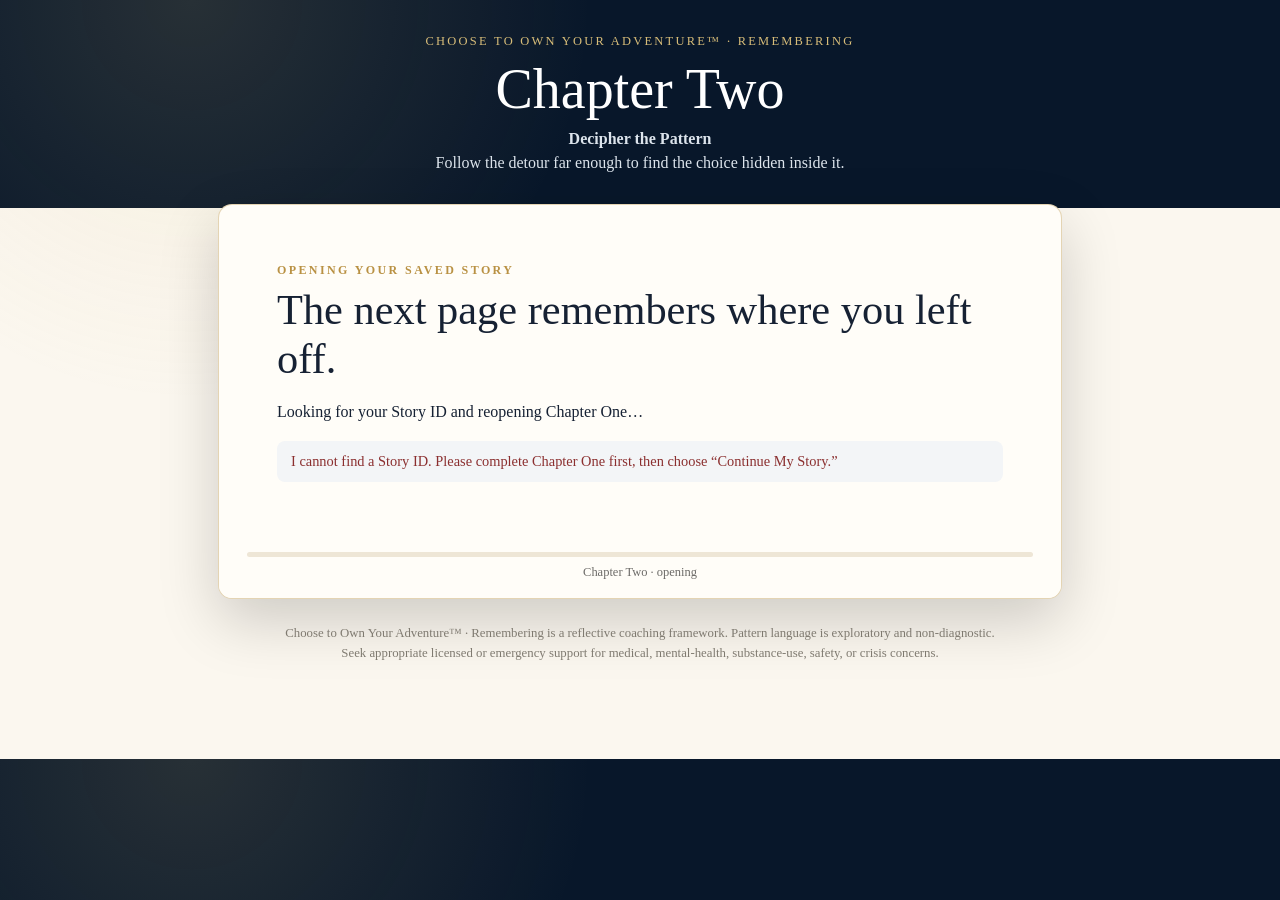
<file: chapter-two-v7-narrative-cliffhanger.html>
<!doctype html>
<html lang="en">
<head>
<meta charset="utf-8">
<meta name="viewport" content="width=device-width,initial-scale=1">
<title>Chapter Two — Decipher the Pattern | Choose to Own Your Adventure™</title>
<meta name="description" content="Continue your Remembering Story by deciphering the pattern beneath the detour.">
<style>
:root{
  --navy:#08172a;--navy2:#10243e;--ink:#162133;--gold:#b99143;--gold2:#d8bd79;
  --cream:#fbf7ef;--paper:#fffdf8;--muted:#6d6b68;--line:#e8dcc3;--danger:#8b2f2f;
}
*{box-sizing:border-box}
html{scroll-behavior:smooth}
body{
  margin:0;font-family:Georgia,"Times New Roman",serif;color:var(--ink);
  background:
    radial-gradient(circle at 15% 0%,rgba(216,189,121,.15),transparent 25rem),
    linear-gradient(180deg,var(--navy) 0 13rem,var(--cream) 13rem 100%);
}
button,input,textarea{font:inherit}
.wrap{max-width:880px;margin:auto;padding:34px 18px 70px}
.brand{text-align:center;color:#fff;margin-bottom:28px}
.eyebrow{letter-spacing:.18em;text-transform:uppercase;font-size:.78rem;color:var(--gold2)}
.brand h1{margin:.5rem 0 .35rem;font-size:clamp(2rem,6vw,3.5rem);font-weight:500}
.brand p{margin:.2rem auto;max-width:680px;color:#dce4ec;line-height:1.55}
.book{
  background:var(--paper);border:1px solid rgba(185,145,67,.38);
  box-shadow:0 22px 60px rgba(0,0,0,.18);border-radius:14px;overflow:hidden
}
.page{display:none;padding:clamp(26px,6vw,58px)}
.page.active{display:block}
.chapter{font-size:.75rem;letter-spacing:.2em;color:var(--gold);text-transform:uppercase;font-weight:bold}
h2{font-size:clamp(1.8rem,4.8vw,2.65rem);font-weight:500;margin:.4rem 0 1rem}
h3{font-size:1.25rem;margin:1.6rem 0 .65rem}
p{line-height:1.68}
.lede{font-size:1.08rem}
.note{color:var(--muted);font-size:.92rem}
.divider{height:1px;background:linear-gradient(90deg,transparent,var(--gold2),transparent);margin:28px 0}
.choices{display:grid;gap:12px;margin:22px 0}
.choice{
  width:100%;text-align:left;padding:16px 18px;border-radius:10px;border:1px solid var(--line);
  background:#fff;cursor:pointer;line-height:1.45;transition:.15s
}
.choice:hover,.choice:focus{border-color:var(--gold);transform:translateY(-1px);box-shadow:0 5px 18px rgba(0,0,0,.06)}
.choice.selected{border:2px solid var(--gold);background:#fffaf0}
.choice small{display:block;color:var(--muted);margin-top:5px}
.btnrow{display:flex;gap:10px;flex-wrap:wrap;margin-top:26px}
.btn{
  border:0;border-radius:9px;padding:13px 18px;cursor:pointer;font-weight:bold;
  letter-spacing:.035em
}
.primary{background:var(--navy);color:white}
.gold{background:var(--gold);color:#101820}
.ghost{background:transparent;border:1px solid var(--line);color:var(--ink)}
.btn:disabled{opacity:.45;cursor:not-allowed}
.progressWrap{padding:0 28px 18px;background:var(--paper)}
.progressLine{height:5px;border-radius:5px;background:#eee6d6;overflow:hidden}
.progressBar{height:100%;width:0;background:linear-gradient(90deg,var(--gold),var(--gold2));transition:.25s}
.progressText{font-size:.78rem;color:var(--muted);text-align:center;margin-top:8px}
.callout{
  margin:22px 0;padding:18px 20px;border-left:4px solid var(--gold);
  background:#faf4e7;border-radius:0 8px 8px 0
}
.spell{
  padding:25px;margin:22px 0;border:1px solid var(--gold2);background:#fff9e9;text-align:center;
  font-size:1.18rem;line-height:1.6
}
.map{display:grid;gap:10px;margin:20px 0}
.maprow{display:grid;grid-template-columns:150px 1fr;gap:16px;padding:12px 0;border-bottom:1px solid #eee4d0}
.maprow b{color:#735719}
textarea,input[type=text]{width:100%;padding:13px 14px;border:1px solid #d8cdb9;border-radius:8px;background:#fff}
textarea{min-height:110px;resize:vertical}
.hidden{display:none!important}
.status{padding:12px 14px;border-radius:8px;background:#f3f5f7;margin:12px 0;font-size:.9rem}
.error{color:var(--danger)}
.footer{text-align:center;color:#7f7a70;font-size:.8rem;max-width:720px;margin:25px auto;line-height:1.55}
.pill{display:inline-block;border:1px solid var(--gold2);border-radius:30px;padding:5px 10px;color:#72591c;font-size:.78rem;margin-bottom:8px}
@media(max-width:620px){
  .maprow{grid-template-columns:1fr;gap:4px}
  .page{padding:26px 20px}
}
</style>
</head>
<body>
<div class="wrap">
  <header class="brand">
    <div class="eyebrow">Choose to Own Your Adventure™ · Remembering</div>
    <h1>Chapter Two</h1>
    <p><strong>Decipher the Pattern</strong><br>Follow the detour far enough to find the choice hidden inside it.</p>
  </header>

  <main class="book">
    <section class="page active" id="loading">
      <div class="chapter">Opening your saved story</div>
      <h2>The next page remembers where you left off.</h2>
      <p id="loadingText">Looking for your Story ID and reopening Chapter One…</p>
      <div id="loadError" class="status error hidden"></div>
    </section>

    <section class="page" id="intro">
      <div class="chapter">Chapter Two · Decipher the Pattern</div>
      <h2>Every adventure has a road the traveler seems to meet more than once.</h2>
      <p class="lede">In Chapter One, you followed clues about the gift you carry, the direction your inner compass points, the detour you recognize, and the unwritten page ahead.</p>
      <div class="callout" id="storyBridge"></div>
      <p>This chapter does not ask, “What is wrong with me?” It asks something more useful:</p>
      <div class="spell"><em>If this pattern has a logic, what is it trying to accomplish — and where can choice re-enter the story?</em></div>
      <p class="note">This is a reflective coaching experience, not a psychological or medical diagnosis.</p>
      <div class="btnrow"><button class="btn gold" data-next="trigger">FOLLOW THE THREAD →</button></div>
    </section>

    <section class="page" id="trigger">
      <div class="chapter">I · The Moment Before</div>
      <h2>Think of the change you most want to make right now.</h2>
      <p>What most often happens just before you get pulled off course?</p>
      <div class="choices" id="triggerChoices"></div>
      <div id="triggerOtherWrap" class="hidden">
        <label for="triggerOther"><b>Put the moment in your own words.</b></label>
        <textarea id="triggerOther" placeholder="Usually, right before I lose momentum…"></textarea>
      </div>
      <div class="btnrow"><button class="btn ghost" data-back="intro">← BACK</button><button class="btn primary" id="triggerNext" disabled>TURN THE PAGE →</button></div>
    </section>

    <section class="page" id="response">
      <div class="chapter">II · The Familiar Move</div>
      <h2>When that happens, what do you most naturally do?</h2>
      <p>You can reject the suggestions. The point is recognition, not fitting yourself into a label.</p>
      <div class="choices" id="responseChoices"></div>
      <div class="btnrow"><button class="btn ghost" data-back="trigger">← BACK</button><button class="btn primary" id="responseNext" disabled>KEEP FOLLOWING →</button></div>
    </section>

    <section class="page" id="promise">
      <div class="chapter">III · The Hidden Promise</div>
      <h2>If the pattern could speak, what would it say it is trying to do for you?</h2>
      <p>Patterns often persist because they offer an immediate reward: relief, belonging, certainty, control, protection, invisibility, usefulness, or time.</p>
      <div class="choices" id="promiseChoices"></div>
      <div class="btnrow"><button class="btn ghost" data-back="response">← BACK</button><button class="btn primary" id="promiseNext" disabled>SEE WHAT IT'S PROTECTING →</button></div>
    </section>

    <section class="page" id="meaning">
      <div class="chapter">IV · The Meaning You Make</div>
      <h2>What does the moment seem to mean about you, the situation, or what could happen next?</h2>
      <div class="choices" id="meaningChoices"></div>
      <div id="meaningOtherWrap" class="hidden">
        <label for="meaningOther"><b>Write the meaning in your own words.</b></label>
        <textarea id="meaningOther" placeholder="In that moment, part of me assumes…"></textarea>
      </div>
      <div class="btnrow"><button class="btn ghost" data-back="promise">← BACK</button><button class="btn primary" id="meaningNext" disabled>FIND THE SENTENCE →</button></div>
    </section>

    <section class="page" id="spell">
      <div class="chapter">V · The Spell Beneath the Pattern</div>
      <h2>Sometimes the behavior is not what keeps the loop alive.</h2>
      <p>It is the sentence underneath it — the rule, prediction, assumption, or story that starts sounding like fact because it has been repeated so often.</p>
      <div class="choices" id="spellChoices"></div>
      <div id="spellOtherWrap" class="hidden">
        <label for="spellOther"><b>Name your own sentence.</b></label>
        <textarea id="spellOther" placeholder="The sentence underneath this pattern sounds like…"></textarea>
      </div>
      <div class="btnrow"><button class="btn ghost" data-back="meaning">← BACK</button><button class="btn primary" id="spellNext" disabled>MAP THE PATTERN →</button></div>
    </section>

    <section class="page" id="cost">
      <div class="chapter">VI · What the Pattern Gives — and What It Costs</div>
      <h2>What does the pattern give you immediately?</h2>
      <div class="choices" id="rewardChoices"></div>
      <h3>And what does it tend to cost later?</h3>
      <div class="choices" id="costChoices"></div>
      <div class="btnrow"><button class="btn ghost" data-back="spell">← BACK</button><button class="btn primary" id="costNext" disabled>SHOW ME THE LOOP →</button></div>
    </section>

    <section class="page" id="mapPage">
      <div class="chapter">VII · Your Pattern Map</div>
      <h2>The detour makes more sense when you can see the whole road.</h2>
      <div class="map" id="patternMap"></div>
      <div class="callout"><b>A working hypothesis — not a verdict.</b><br><span id="hypothesis"></span></div>
      <p>Now look for the earliest place in the sequence where you have realistic influence. That is the door.</p>
      <div class="btnrow"><button class="btn ghost" data-back="cost">← BACK</button><button class="btn gold" data-next="door">FIND THE DOOR →</button></div>
    </section>

    <section class="page" id="door">
      <div class="chapter">VIII · The Choice Point</div>
      <h2>Where could choice re-enter the story?</h2>
      <div class="choices" id="doorChoices"></div>
      <div class="btnrow"><button class="btn ghost" data-back="mapPage">← BACK</button><button class="btn primary" id="doorNext" disabled>REWRITE ONE LINE →</button></div>
    </section>

    <section class="page" id="rewrite">
      <div class="chapter">IX · Rewrite the Spell</div>
      <h2>We are not replacing one rigid sentence with another.</h2>
      <p>Choose the more accurate statement you are willing to practice — one your mind and body can actually believe enough to test.</p>
      <div class="choices" id="rewriteChoices"></div>
      <div id="rewriteOtherWrap" class="hidden">
        <label for="rewriteOther"><b>Write a more accurate emerging truth.</b></label>
        <textarea id="rewriteOther" placeholder="A truer sentence I am willing to practice is…"></textarea>
      </div>
      <div class="btnrow"><button class="btn ghost" data-back="door">← BACK</button><button class="btn primary" id="rewriteNext" disabled>CHOOSE THE EXPERIMENT →</button></div>
    </section>

    <section class="page" id="experiment">
      <div class="chapter">X · The Seven-Day Experiment</div>
      <h2>Insight becomes evidence when something changes in the real world.</h2>
      <p>Choose one small experiment. This is not a test of whether you can be perfect; it is a way to collect new information.</p>
      <div class="choices" id="experimentChoices"></div>
      <h3>What will you notice?</h3>
      <div class="choices" id="measureChoices"></div>
      <div class="btnrow"><button class="btn ghost" data-back="rewrite">← BACK</button><button class="btn gold" id="finish" disabled>COMPLETE CHAPTER TWO →</button></div>
    </section>

    <section class="page" id="result">
      <div class="chapter">Chapter Two Complete</div>
      <span class="pill">DECIPHER THE PATTERN</span>
      <h2 id="resultTitle">The detour has a story. Now you can see its shape.</h2>

      <p id="narrativeOpening"></p>
      <p id="narrativePattern"></p>

      <div class="callout">
        <b>The sentence you found beneath the pattern</b><br>
        <span id="oldSpell"></span>
      </div>

      <p id="narrativeChoice"></p>

      <div class="callout">
        <b>The truth you are willing to practice</b><br>
        <span id="newTruth"></span>
      </div>

      <h3>The door you found</h3><p id="choicePoint"></p>
      <p id="narrativeDoor"></p>

      <h3>Your seven-day field note</h3><p id="sevenDay"></p>
      <p id="measure"></p>

      <div class="divider"></div>
      <div class="chapter">At the edge of the next chapter</div>
      <h3 id="cliffhangerTitle">Finding the spell is not the same as being free of it.</h3>
      <p id="closing"></p>
      <p id="cliffhanger"></p>

      <div id="saveStatus" class="status"></div>
      <div class="btnrow">
        <button class="btn ghost" onclick="window.print()">PRINT / SAVE THIS CHAPTER</button>
        <button class="btn primary" id="restartChapter">REVISIT CHAPTER TWO</button>
      </div>
    </section>

    <div class="progressWrap">
      <div class="progressLine"><div class="progressBar" id="progressBar"></div></div>
      <div class="progressText" id="progressText">Chapter Two · opening</div>
    </div>
  </main>

  <div class="footer">
    Choose to Own Your Adventure™ · Remembering is a reflective coaching framework. Pattern language is exploratory and non-diagnostic. Seek appropriate licensed or emergency support for medical, mental-health, substance-use, safety, or crisis concerns.
  </div>
</div>

<script>
const CONFIG={
  API_BASE:"https://remembering-story-api.choosetoownyouradventure.workers.dev",
  // Chapter Two saves locally and syncs through the dedicated chapter endpoint.
  TRY_SERVER_SYNC:true
};

const VEILS={
  moon:{
    client:"Night Traveler Pattern", practitioner:"MOON",
    responses:["I search for more signs, reassurance, information, or certainty.","I second-guess what I sensed or decided.","I imagine several possible meanings and struggle to know which is real."],
    meanings:["This uncertainty may mean I do not have enough information yet.","I cannot tell whether this feeling is a warning or ordinary fear.","The absence of a clear sign makes this step feel risky."],
    spells:["I need to be certain before I can move.","If I choose wrong, I may miss something important.","I cannot trust myself until the uncertainty disappears."],
    rewrites:["I can act on what is known while staying open to new information.","Discernment does not require perfect certainty.","I can separate what I know, what I sense, and what I still need to learn."],
    experiments:["For seven days, make one low-risk decision using the information already available before seeking additional reassurance.","When uncertainty rises, write three lines: What I know. What I sense. What I still need to learn."]
  },
  chariot:{
    client:"Pathfinder Pattern", practitioner:"CHARIOT",
    responses:["I push harder, speed up, or try to force momentum.","I become impatient with pauses, detours, or slower people.","I keep moving even when I am no longer sure the direction fits."],
    meanings:["This pause may mean I am losing momentum.","The amount of progress I make feels like evidence that I am on the right track.","A slowdown makes me wonder whether the whole effort is slipping."],
    spells:["I have to keep pushing or I will fall behind.","Slowing down means losing.","If I am not moving fast, I am failing."],
    rewrites:["Direction matters more than force.","A deliberate pause can protect momentum rather than destroy it.","I can move steadily without driving myself."],
    experiments:["Choose one important task and work at a deliberately sustainable pace for seven days; stop at the planned stopping point.","Before accelerating, ask: Am I correcting direction or merely adding force?"]
  },
  hierophant:{
    client:"Keeper of the Rules Pattern", practitioner:"HIEROPHANT",
    responses:["I look for the correct rule, expert, tradition, or authority.","I worry that choosing differently makes me irresponsible or wrong.","I follow what I was taught even when something in me no longer agrees."],
    meanings:["This situation seems to have a correct or acceptable answer I am supposed to know.","Someone else may be better positioned than I am to decide what is appropriate here.","Choosing differently here could affect how I am accepted or understood."],
    spells:["I need permission before I can trust my own authority.","If I choose differently, I may be wrong or rejected.","The approved path is safer than my own discernment."],
    rewrites:["Wisdom can be received, tested, and made my own.","Respecting guidance does not require abandoning inner authority.","I can choose consciously rather than obey automatically."],
    experiments:["Notice one rule you usually follow automatically and ask who gave it to you, what it protects, and whether you consciously choose it now.","Make one low-risk decision from your own values without seeking permission first."]
  },
  tower:{
    client:"Disrupted Builder Pattern", practitioner:"TOWER",
    responses:["I jump quickly to what could collapse next.","I feel pressure to rebuild the whole future immediately.","I struggle to see what is still stable when something changes."],
    meanings:["This change makes other parts of the situation feel less stable too.","Until the larger problem is solved, the immediate situation does not feel settled.","What happened makes it harder to tell which parts are still dependable."],
    spells:["If one part falls apart, the whole future is in danger.","I have to rebuild everything now.","Nothing is stable enough to begin from."],
    rewrites:["I do not need the whole future to find the next stable stone.","A disruption can be serious without making everything unstable.","I can rebuild from what is true now."],
    experiments:["Each day identify one thing that is still true, one thing you can influence, and one next practical action.","Choose one small piece of stability to build rather than trying to solve the entire future."]
  },
  sun:{
    client:"Hidden Radiance Pattern", practitioner:"SUN",
    responses:["I polish, hide, delay, or minimize what I want to share.","I imagine judgment, misunderstanding, pressure, or rejection if I become visible.","I wait to feel completely ready before letting my work be seen."],
    meanings:["Being visible in this moment could expose me to judgment or misunderstanding.","Showing the real work gives other people something concrete to evaluate.","More visibility here could bring expectations I am not sure I want to carry."],
    spells:["It is safer to stay hidden until I am perfect.","If I am fully seen, I may be rejected or misunderstood.","I need to be more ready before I let this become visible."],
    rewrites:["Visibility can be practiced without performing a false version of myself.","I can let one honest piece be seen before everything is perfect.","Being visible in tolerable doses is a skill I can practice."],
    experiments:["Share one small, unfinished-but-useful piece of your work with one appropriately safe person or audience.","Make one contribution visible at 85% ready rather than waiting for perfect."]
  },
  empress:{
    client:"Overgiving Creator Pattern", practitioner:"EMPRESS",
    responses:["I take care of other people's needs before my own.","I postpone my work until everyone else is settled.","I keep giving until I have little energy left for what matters to me."],
    meanings:["My need feels less urgent than what is being asked of me right now.","If I do not handle this request, someone may feel unsupported or disappointed.","In this moment, giving feels easier to justify than receiving or making room for myself."],
    spells:["Everyone else needs to be okay before I can tend to myself.","Taking care of myself has to be earned after everyone else is okay.","I have to keep giving to be valuable."],
    rewrites:["I belong inside the circle of care.","Receiving and replenishment can make contribution sustainable.","I can care about others without automatically placing myself last."],
    experiments:["Protect one non-negotiable 30-minute block for your own meaningful work before responding to a nonurgent request.","Receive one form of help, rest, nourishment, or support without immediately paying it back."]
  },
  emperor:{
    client:"Overresponsible Steward Pattern", practitioner:"EMPEROR",
    responses:["I take responsibility for more variables or people.","I make tighter plans, monitor more closely, or try to prevent every problem.","I feel responsible even for outcomes I cannot actually control."],
    meanings:["If I do not step in here, an important detail may be missed.","This situation makes me feel as though I should anticipate the problems before they happen.","What other people decide here could create consequences I may have to handle."],
    spells:["I am responsible for making sure everything turns out okay.","If I loosen control, things may fall apart.","I have to carry what other people do not."],
    rewrites:["I can be responsible without being responsible for everything.","Boundaries and contingency plans are different from controlling outcomes.","I can do my part and release what is not mine to command."],
    experiments:["Make two columns — Mine to influence / Not mine to control — and act only on the first.","Delegate, decline, or release one responsibility that does not actually belong to you."]
  },
  devil:{
    client:"Bound Pattern", practitioner:"DEVIL",
    responses:["I reach for a familiar behavior that promises quick relief.","I know the pattern has a cost but feel pulled toward it anyway.","Afterward I judge myself, which often makes the next urge stronger."],
    meanings:["The discomfort in this moment feels urgent and difficult to stay with.","The familiar behavior looks like the quickest available route to relief.","Once the urge begins, my available choices seem to narrow."],
    spells:["I need this in order to feel better.","The urge is stronger than my ability to choose.","Because I have done this before, I will keep doing it."],
    rewrites:["An urge can be real without making the choice for me.","I can understand the promise behind the loop without adding shame.","A small pause can create another option."],
    experiments:["For seven days, record cue → promised relief → behavior → actual result without trying to shame yourself into change.","When the cue appears, insert one safe alternative behavior before deciding what to do next."]
  },
  hanged:{
    client:"Waiting Pattern", practitioner:"HANGED",
    responses:["I keep thinking, researching, preparing, or waiting for readiness.","I delay because I believe a better perspective is just around the corner.","I avoid a small experiment because I want the right answer first."],
    meanings:["There may be something important I have not understood yet.","My lack of readiness feels like evidence that this is not the moment to act.","Taking action now seems more likely to create a mistake than useful information."],
    spells:["I need more clarity before I can act.","I will know when I am completely ready.","Thinking longer is safer than testing something."],
    rewrites:["Some clarity arrives only after movement.","A reversible experiment can teach me what more thinking cannot.","Readiness can grow through action."],
    experiments:["Choose one decision you have researched enough and take the smallest useful reversible step within 24 hours.","Set a review date; until then, gather evidence through action rather than more rumination."]
  },
  death:{
    client:"Threshold-of-Ending Pattern", practitioner:"DEATH",
    responses:["I keep revisiting something that is already over or changing.","I hold on because letting go feels like erasing what mattered.","I postpone the next chapter while waiting for the old one to make sense."],
    meanings:["Letting go of this particular chapter could feel disloyal to what it meant to me.","This ending touches a part of the identity I built around what came before.","The fact that this ended can make me question whether the investment mattered."],
    spells:["I have to keep holding this for it to remain meaningful.","Letting go means losing what was real.","I cannot become the next version of me without betraying the old one."],
    rewrites:["Releasing an ending does not erase its meaning.","I can keep the lesson without requiring the old chapter to continue.","Grief and forward movement can exist together."],
    experiments:["Write two lists: What I release / What I carry forward. Take one concrete action that honors the distinction.","Remove, close, cancel, archive, or complete one small remnant of a chapter you know has ended."]
  },
  justice:{
    client:"Inner Judge Pattern", practitioner:"JUSTICE",
    responses:["I turn a mistake into evidence about who I am.","I overcorrect, rehearse, or punish myself after getting something wrong.","I avoid action because I do not want another reason to judge myself."],
    meanings:["This mistake makes me think I missed something I should have recognized.","What happened feels like evidence that my competence may be in question.","This situation seems serious enough that a gentle response could feel like avoiding accountability."],
    spells:["If I make a mistake, it says something about my worth.","I have to get it right to be acceptable.","Self-criticism keeps me responsible."],
    rewrites:["Truth can guide me without becoming a weapon against me.","A mistake can require repair without becoming an identity.","Accuracy and accountability work better than shame."],
    experiments:["When you notice self-condemnation, write: What happened? What was the impact? What is mine to own? What repair is possible?","Finish or share one appropriate task at good-enough quality and notice whether less self-punishment changes the outcome."]
  },
  lovers:{
    client:"Crossroads Pattern", practitioner:"LOVERS",
    responses:["I keep trying to satisfy two competing values, loyalties, or futures.","I delay choosing because I want everyone — including every part of me — to be comfortable.","I spend energy managing other people's disappointment instead of making the decision."],
    meanings:["This decision may disappoint someone or leave an important value unmet.","Choosing this path appears to close or weaken another path I also care about.","Making the decision could change a relationship or possibility I do not want to lose."],
    spells:["I need a choice that keeps everyone happy.","If someone is disappointed, I chose wrong.","Not choosing protects me from losing either side."],
    rewrites:["A congruent choice does not have to make every part of me equally comfortable.","I can honor competing values without pretending one decision can satisfy all of them.","Other people's disappointment is information, not automatic proof that my choice is wrong."],
    experiments:["Write the two values in conflict, the cost of non-choice, and the smallest decision that is actually yours to make.","Make one values-consistent low-risk choice without trying to eliminate every person's disappointment."]
  }
};

const GENERIC={
 triggers:[
  ["outside","Something happens around me — a request, conflict, criticism, opportunity, uncertainty, or unexpected change."],
  ["inside","Something happens inside me — doubt, fear, urgency, exhaustion, a memory, or an uncomfortable feeling."],
  ["visibility","I get close to doing, finishing, sharing, choosing, or asking for what I really want."],
  ["after","I usually notice the pattern only afterward."],
  ["other","Something else — I want to describe it."]
 ],
 promises:[
  ["safe","Keep me safe."],["accepted","Keep me accepted or connected."],["certain","Keep me from making the wrong choice."],
  ["control","Keep things under control."],["unseen","Keep me from being judged, exposed, or misunderstood."],
  ["useful","Keep me useful, responsible, or needed."],["relief","Give me relief as quickly as possible."],["time","Buy me more time before I have to decide or act."]
 ],
 rewards:[
  ["relief","Immediate relief or reduced tension."],["belonging","A sense of belonging, approval, or usefulness."],
  ["certainty","A temporary feeling of certainty or control."],["avoid","I postpone risk, conflict, grief, visibility, or disappointment."],
  ["familiar","It feels familiar, even if it is not helpful."]
 ],
 costs:[
  ["energy","I lose energy or become depleted."],["time","I lose time or momentum."],["voice","I hide, minimize, or postpone my own voice/work."],
  ["choice","My choices become smaller or more reactive."],["resent","I become resentful, ashamed, frustrated, or self-critical."],
  ["repeat","I end up back in the same situation again."]
 ],
 measures:[
  ["speed","How quickly I notice the pattern after it begins."],["pause","Whether I can create a pause before the familiar response."],
  ["action","Whether I complete the chosen experiment."],["energy","My energy before and after the new choice."],
  ["evidence","What actually happens compared with what the old spell predicted."]
 ]
};

const state={
 story_id:null,resume_token:null,story:null,
 candidateVeil:null,trigger:null,triggerText:null,response:null,promise:null,
 meaning:null,spell:null,reward:null,cost:null,door:null,rewrite:null,experiment:null,measure:null
};

const order=["intro","trigger","response","promise","meaning","spell","cost","mapPage","door","rewrite","experiment","result"];
function $(id){return document.getElementById(id)}
function show(id){
  document.querySelectorAll(".page").forEach(x=>x.classList.remove("active"));
  $(id).classList.add("active");
  const i=Math.max(0,order.indexOf(id));
  $("progressBar").style.width=((i)/(order.length-1)*100)+"%";
  $("progressText").textContent=id==="result"?"Chapter Two · complete":`Chapter Two · ${i} of ${order.length-2}`;
  window.scrollTo({top:0,behavior:"smooth"});
}
document.querySelectorAll("[data-next]").forEach(b=>b.addEventListener("click",()=>show(b.dataset.next)));
document.querySelectorAll("[data-back]").forEach(b=>b.addEventListener("click",()=>show(b.dataset.back)));

function humanize(s){return (s||"").replaceAll("_"," ").replace(/\b\w/g,m=>m.toUpperCase())}
function esc(s){return String(s??"").replace(/[&<>"']/g,c=>({"&":"&amp;","<":"&lt;",">":"&gt;",'"':"&quot;","'":"&#039;"}[c]))}
function answer(story,key){return story?.answers?.[key] ?? story?.[key] ?? null}
function storyResult(){return state.story?.result||{}}

function inferVeil(){
  const r=storyResult();
  const raw=(r.primary_veil||r.veil_primary||r.detour_type||answer(state.story,"q6_detour")||"").toLowerCase();
  const map={
    fog:"moon",uncertainty:"moon",moon:"moon",overthinking:"moon",
    force:"chariot",push:"chariot",chariot:"chariot",
    rules:"hierophant",approval:"hierophant",hierophant:"hierophant",
    collapse:"tower",disruption:"tower",tower:"tower",
    visibility:"sun",hiding:"sun",sun:"sun",
    overgiving:"empress",endless_giving:"empress",endlessgiving:"empress",giving:"empress",care:"empress",empress:"empress",
    control:"emperor",responsibility:"emperor",emperor:"emperor",
    attachment:"devil",relief:"devil",devil:"devil",
    waiting:"hanged",delay:"hanged",hanged:"hanged",
    ending:"death",release:"death",death:"death",
    judgment:"justice",perfection:"justice",justice:"justice",
    crossroads:"lovers",choice:"lovers",lovers:"lovers"
  };
  for(const [k,v] of Object.entries(map)) if(raw.includes(k)) return v;
  return null;
}

function choiceGroup(hostId, items, onPick, selectedValue){
  const host=$(hostId);host.innerHTML="";
  items.forEach(item=>{
    const [value,label,small]=item;
    const b=document.createElement("button");b.type="button";b.className="choice"+(selectedValue===value?" selected":"");
    b.innerHTML=`${esc(label)}${small?`<small>${esc(small)}</small>`:""}`;
    b.addEventListener("click",()=>{
      host.querySelectorAll(".choice").forEach(x=>x.classList.remove("selected"));b.classList.add("selected");onPick(value,label);
    });host.appendChild(b);
  });
}

function candidate(){
  return VEILS[state.candidateVeil]||null;
}
function responseItems(){
  const c=candidate();
  const fallback=[
    "I think, research, rehearse, or wait before acting.",
    "I push harder, take over, or try to control what happens next.",
    "I put other people, responsibilities, or expectations ahead of what I need.",
    "I pull back, hide, second-guess myself, or avoid being fully seen.",
    "I keep revisiting the choice because I am afraid of getting it wrong.",
    "I reach for something familiar that gives me relief in the moment."
  ];
  const source=Array.isArray(c?.responses)&&c.responses.length?c.responses:fallback;
  return [...source.map((x,i)=>[`v${i}`,x]),["not_me","None of these quite fits — keep this exploratory."]];
}
function meaningItems(){
  const c=candidate();
  const fallback=[
    "I may not be safe, ready, or allowed to act yet.",
    "I could disappoint someone, make the wrong choice, or lose something important.",
    "I need to understand, control, or prepare for more before I move.",
    "My needs, voice, or priority may have to wait.",
    "Being fully seen or choosing for myself could have a cost."
  ];
  const source=Array.isArray(c?.meanings)&&c.meanings.length?c.meanings:fallback;
  return [...source.map((x,i)=>[`m${i}`,x]),["other","None of these — I want to write what it means to me."]];
}
function spellItems(){
  const c=candidate();
  const fallback=[
    "I need more certainty before I can move.",
    "I have to keep things under control.",
    "Other people's needs or reactions have to come first.",
    "It is safer to wait, hide, or prepare more.",
    "If I choose wrong, something important could be lost."
  ];
  const source=Array.isArray(c?.spells)&&c.spells.length?c.spells:fallback;
  // Meaning describes this moment; Spell is the broader rule. Never show the exact same sentence twice.
  const selectedMeaning=(currentMeaning()||"").trim().toLowerCase();
  const distinct=source.filter(x=>x.trim().toLowerCase()!==selectedMeaning);
  return [...distinct.map((x,i)=>[`s${i}`,x]),["other","None of these — I want to name my own sentence."]];
}
function rewriteItems(){
  const c=candidate();
  const fallback=[
    "I can make a small, reversible choice without having perfect certainty.",
    "I can care about other people without abandoning my own needs or authority.",
    "I can pause and choose my response instead of automatically following the familiar rule.",
    "I can let new evidence matter more than an old prediction.",
    "I can take one honest step without needing to solve the whole road."
  ];
  const source=Array.isArray(c?.rewrites)&&c.rewrites.length?c.rewrites:fallback;
  return [...source.map((x,i)=>[`r${i}`,x]),["other","I want to write a more accurate sentence in my own words."]];
}
function experimentItems(){
  const c=candidate();
  const fallback=[
    "For seven days, notice the pattern and create one deliberate pause before the familiar response.",
    "Take one small, reversible action that the old sentence would normally postpone.",
    "Record what the old spell predicts, what you choose instead, and what actually happens.",
    "Protect one small block of time for the choice that matters to you before responding to a nonurgent demand."
  ];
  const source=Array.isArray(c?.experiments)&&c.experiments.length?c.experiments:fallback;
  return [...source.map((x,i)=>[`e${i}`,x]),["custom","I want to design my own small, safe seven-day experiment."]];
}
function evidenceSpec(){
  const specs={
    moon:{behavioral_measure:"Number of low-risk decisions made using the information already available before seeking additional reassurance.",evidence_question:"When you acted without complete certainty, what actually happened compared with what uncertainty predicted?"},
    chariot:{behavioral_measure:"Number of times you used a deliberate pause or sustainable stopping point instead of automatically pushing harder.",evidence_question:"When you reduced force and checked direction, what happened to your progress, energy, or outcome?"},
    hierophant:{behavioral_measure:"Number of choices in which you consciously tested a rule or outside expectation against your own values before acting.",evidence_question:"When you used your own discernment instead of automatic permission-seeking, what actually happened?"},
    tower:{behavioral_measure:"Number of times you chose one stabilizing next step instead of trying to solve the entire disruption at once.",evidence_question:"When you focused on the next stable step, what changed in your sense of capacity or in the situation itself?"},
    sun:{behavioral_measure:"Number of small acts of authentic visibility completed during the seven-day experiment.",evidence_question:"When you allowed yourself or your work to be seen, what actually happened compared with what you feared would happen?"},
    empress:{behavioral_measure:"Number of protected blocks for your own meaningful work completed before responding to nonurgent requests.",evidence_question:"When you put your meaningful work or nourishment first, what actually happened to the people or responsibilities you normally would have attended to first?"},
    emperor:{behavioral_measure:"Number of situations in which you shared responsibility, allowed flexibility, or chose a clear boundary instead of taking over.",evidence_question:"When you loosened control without abandoning responsibility, what actually happened?"},
    devil:{behavioral_measure:"Number of times you noticed the cue and substituted a different safe response before the familiar relief behavior.",evidence_question:"When you changed the middle of the cue-behavior-reward loop, what happened to the urge, relief, and later cost?"},
    hanged:{behavioral_measure:"Number of small, reversible actions taken before complete certainty or perfect readiness arrived.",evidence_question:"When you acted before you felt completely certain, what useful evidence became available that waiting could not provide?"},
    death:{behavioral_measure:"Number of concrete release actions completed toward something you have already identified as ending or complete.",evidence_question:"When you allowed one part of the ending to be real, what became available in its place?"},
    justice:{behavioral_measure:"Number of tasks completed, shared, or submitted at a good-enough standard rather than held for perfection.",evidence_question:"When you allowed good-enough completion, what actually happened compared with the judgment you anticipated?"},
    lovers:{behavioral_measure:"Number of choices made by naming the competing values and selecting one conscious next step instead of remaining in non-choice.",evidence_question:"When you made a conscious choice without eliminating every competing value, what actually happened?"}
  };
  return specs[state.candidateVeil]||{
    behavioral_measure:"Number of times you completed the chosen experiment or interrupted the familiar pattern during the seven days.",
    evidence_question:"When you made the new choice, what actually happened compared with what the old spell predicted?"
  };
}

function selectedText(list, code, custom){
  if(code==="other"||code==="custom") return (custom||"").trim();
  return list.find(x=>x[0]===code)?.[1]||"";
}

function setup(){
  choiceGroup("triggerChoices",GENERIC.triggers,(v,l)=>{
    state.trigger=v;state.triggerText=l;
    $("triggerOtherWrap").classList.toggle("hidden",v!=="other");$("triggerNext").disabled=false;
  });
  choiceGroup("responseChoices",responseItems(),(v,l)=>{state.response=l;$("responseNext").disabled=false});
  choiceGroup("promiseChoices",GENERIC.promises,(v,l)=>{state.promise=l;$("promiseNext").disabled=false});
  choiceGroup("meaningChoices",meaningItems(),(v,l)=>{
    state.meaning=v;$("meaningOtherWrap").classList.toggle("hidden",v!=="other");$("meaningNext").disabled=false;
  });
  choiceGroup("spellChoices",spellItems(),(v,l)=>{
    state.spell=v;$("spellOtherWrap").classList.toggle("hidden",v!=="other");$("spellNext").disabled=false;
  });
  choiceGroup("rewardChoices",GENERIC.rewards,(v,l)=>{state.reward=l;checkCost()});
  choiceGroup("costChoices",GENERIC.costs,(v,l)=>{state.cost=l;checkCost()});
  choiceGroup("rewriteChoices",rewriteItems(),(v,l)=>{
    state.rewrite=v;$("rewriteOtherWrap").classList.toggle("hidden",v!=="other");$("rewriteNext").disabled=false;
  });
  choiceGroup("experimentChoices",experimentItems(),(v,l)=>{state.experiment=l;$("finish").disabled=!(state.experiment&&state.measure)});
  choiceGroup("measureChoices",GENERIC.measures,(v,l)=>{state.measure=l;$("finish").disabled=!(state.experiment&&state.measure)});
}
function checkCost(){$("costNext").disabled=!(state.reward&&state.cost)}

$("triggerNext").addEventListener("click",()=>{
  if(state.trigger==="other"){
    const t=$("triggerOther").value.trim(); if(!t){alert("Add a few words about what happens before the pattern begins.");return}
    state.triggerText=t;
  } show("response");
});
$("responseNext").addEventListener("click",()=>show("promise"));
$("promiseNext").addEventListener("click",()=>show("meaning"));
$("meaningNext").addEventListener("click",()=>{
  if(state.meaning==="other"&&!$("meaningOther").value.trim()){alert("Write a few words about what the moment seems to mean.");return}
  show("spell");
});
$("spellNext").addEventListener("click",()=>{
  if(state.spell==="other"&&!$("spellOther").value.trim()){alert("Name the sentence underneath the pattern before continuing.");return}
  show("cost");
});
$("costNext").addEventListener("click",()=>{renderMap();show("mapPage")});

function currentMeaning(){return selectedText(meaningItems(),state.meaning,$("meaningOther").value)}
function currentSpell(){return selectedText(spellItems(),state.spell,$("spellOther").value)}

function renderMap(){
  const rows=[
    ["Something happens",state.triggerText],
    ["I make it mean",currentMeaning()],
    ["The spell says",`“${currentSpell()}”`],
    ["So I tend to",state.response],
    ["The immediate reward",state.reward],
    ["The later cost",state.cost],
    ["Which can reinforce",`the feeling that “${currentSpell()}” was true in the first place.`]
  ];
  $("patternMap").innerHTML=rows.map(([a,b])=>`<div class="maprow"><b>${esc(a)}</b><span>${esc(b)}</span></div>`).join("");
  const c=candidate();
  $("hypothesis").textContent=c
    ? `Your Chapter One detour and these answers are consistent with a ${c.client} worth exploring. The pattern may be using “${currentSpell()}” to pursue ${state.promise.toLowerCase()}`
    : `Your answers suggest a repeatable loop worth exploring. The most useful clue is not a label but the relationship between “${currentSpell()},” the immediate reward, and the later cost.`;
  buildDoorChoices();
}
function buildDoorChoices(){
  const items=[
    ["meaning","At the meaning — question the interpretation before it hardens into a rule."],
    ["spell","At the spell — name the old sentence instead of automatically obeying it."],
    ["response","At the response — pause before the familiar behavior."],
    ["reward","At the reward — find another safe way to meet the need the pattern is promising."],
    ["repair","Afterward — notice the pattern sooner and repair without shame."]
  ];
  choiceGroup("doorChoices",items,(v,l)=>{state.door=l;$("doorNext").disabled=false});
}
$("doorNext").addEventListener("click",()=>show("rewrite"));
$("rewriteNext").addEventListener("click",()=>{
  if(state.rewrite==="other"&&!$("rewriteOther").value.trim()){alert("Write the more accurate sentence you want to practice.");return}
  show("experiment");
});

function currentRewrite(){return selectedText(rewriteItems(),state.rewrite,$("rewriteOther").value)}

$("finish").addEventListener("click",async()=>{
  const c=candidate();
  const payload={
    version:"chapter2-v5",
    completed_at:new Date().toISOString(),
    candidate_veil:state.candidateVeil,
    client_pattern:c?.client||null,
    trigger:state.triggerText,
    response:state.response,
    protective_promise:state.promise,
    meaning:currentMeaning(),
    old_spell:currentSpell(),
    immediate_reward:state.reward,
    later_cost:state.cost,
    choice_point:state.door,
    emerging_truth:currentRewrite(),
    seven_day_experiment:state.experiment,
    measure:state.measure,
    behavioral_measure:evidenceSpec().behavioral_measure,
    evidence_question:evidenceSpec().evidence_question
  };
  const key=`ctya_chapter2_${state.story_id||"local"}`;
  localStorage.setItem(key,JSON.stringify(payload));

  const first=state.story?.first_name||localStorage.getItem("ctya_first_name")||"Traveler";
  const patternName=payload.client_pattern||"familiar pattern";
  const patternLead=payload.client_pattern
    ? `Your answers traced a path that resembles the ${patternName}. That is not a label for who you are. It is a name for one route you may take when this kind of moment appears.`
    : `Your answers traced a repeatable route through the detour. No single pattern needs to define it for the map to be useful.`;

  $("narrativeOpening").textContent=`${first}, you began this chapter by following the moment just before the detour. You noticed what tends to happen, what you do next, and what that response may be trying to protect.`;
  $("narrativePattern").textContent=patternLead + ` In this version of the story, “${payload.protective_promise}” is part of the promise underneath the response. The response can bring ${payload.immediate_reward.toLowerCase()} — while the longer road can lead to ${payload.later_cost.toLowerCase()}`;
  $("oldSpell").textContent=`“${payload.old_spell}”`;
  $("narrativeChoice").textContent=`That sentence may have sounded like a fact because it has traveled the road with you more than once. Chapter Two did not ask you to prove it wrong. It asked you to notice where the sentence enters the story — and whether you still want it making the next choice for you.`;
  $("newTruth").textContent=`“${payload.emerging_truth}”`;
  $("choicePoint").textContent=payload.choice_point;
  $("narrativeDoor").textContent=`This is the earliest place you identified where choice can return. You do not have to change the whole pattern at once. You only need enough room to make one different move and see what reality teaches you.`;
  $("sevenDay").textContent=payload.seven_day_experiment;
  $("measure").textContent=`As you try it, notice: ${payload.measure} Evidence to collect: ${payload.behavioral_measure} Keep this question with you: ${payload.evidence_question}`;
  $("closing").textContent=`You have done something important in this chapter: you turned a vague detour into a map. You can now see the moment, the meaning, the protective promise, the familiar response, the cost — and the place where another choice can enter.`;
  $("cliffhanger").textContent=`But an old sentence can survive even after you recognize it. In Chapter Three, we will follow the words themselves: where the rule gets its authority, what keeps reinforcing it, and how to rewrite it without replacing one rigid story with another. The next question is no longer “What is the pattern?” It is: “Whose story gets to write what happens next?”`;
  $("saveStatus").textContent="Chapter Two is saved in this browser.";
  show("result");

  if(CONFIG.TRY_SERVER_SYNC && state.story_id && state.resume_token){
    try{
      const r=await fetch(`${CONFIG.API_BASE}/stories/${encodeURIComponent(state.story_id)}/chapters/decipher_pattern`,{
        method:"PUT",headers:{"Content-Type":"application/json"},
        body:JSON.stringify({
          resume_token:state.resume_token,
          version:"chapter2-v5",
          status:"complete",
          answers:{
            trigger:payload.trigger,
            response:payload.response,
            protective_promise:payload.protective_promise,
            meaning:payload.meaning,
            old_spell:payload.old_spell,
            immediate_reward:payload.immediate_reward,
            later_cost:payload.later_cost,
            choice_point:payload.choice_point,
            emerging_truth:payload.emerging_truth,
            seven_day_experiment:payload.seven_day_experiment,
            measure:payload.measure,
            behavioral_measure:payload.behavioral_measure,
            evidence_question:payload.evidence_question
          },
          result:{
            candidate_veil:payload.candidate_veil,
            client_pattern:payload.client_pattern,
            emerging_truth:payload.emerging_truth,
            seven_day_experiment:payload.seven_day_experiment,
            measure:payload.measure,
            behavioral_measure:payload.behavioral_measure,
            evidence_question:payload.evidence_question
          }
        })
      });
      const data=await r.json().catch(()=>({}));
      if(r.ok && data.success){
        $("saveStatus").textContent="Chapter Two is saved to your Remembering Story.";
      }else{
        $("saveStatus").textContent="Chapter Two is saved in this browser, but the Story API did not accept the chapter sync.";
      }
    }catch(e){
      $("saveStatus").textContent="Chapter Two is saved in this browser, but the server sync could not be reached.";
    }
  }
});

$("restartChapter").addEventListener("click",()=>{
  if(confirm("Revisit Chapter Two? Your saved completed chapter will remain until you complete it again.")) show("intro");
});

async function reopen(){
  const params=new URLSearchParams(location.search);
  state.story_id=params.get("story")||localStorage.getItem("ctya_story_id");
  state.resume_token=localStorage.getItem("ctya_resume_token");
  if(!state.story_id){
    $("loadError").textContent="I cannot find a Story ID. Please complete Chapter One first, then choose “Continue My Story.”";
    $("loadError").classList.remove("hidden");return;
  }
  if(!state.resume_token){
    $("loadError").textContent="I found your Story ID, but this browser does not have the private resume token created in Chapter One. For now, reopen Chapter Two from the same browser where you completed Chapter One.";
    $("loadError").classList.remove("hidden");return;
  }
  try{
    const r=await fetch(`${CONFIG.API_BASE}/stories/resume`,{
      method:"POST",headers:{"Content-Type":"application/json"},
      body:JSON.stringify({story_id:state.story_id,resume_token:state.resume_token})
    });
    const data=await r.json();
    if(!r.ok||!data.success) throw new Error(data.error||"Your saved story could not be reopened.");
    state.story=data.story;
    state.candidateVeil=inferVeil();
    setup();

    const rr=storyResult();
    const first=state.story?.first_name||localStorage.getItem("ctya_first_name")||"Traveler";
    const detour=answer(state.story,"q6_detour")||rr.detour_type;
    const threshold=answer(state.story,"q7_threshold")||rr.threshold_desire;
    const c=candidate();
    $("storyBridge").innerHTML=
      `<b>${esc(first)}, Chapter One left you at a threshold.</b><br>`+
      `${detour?`You recognized a detour connected with <em>${esc(humanize(detour))}</em>. `:""}`+
      `${threshold?`You also named <em>${esc(humanize(threshold))}</em> as something you want more of in the next chapter. `:""}`+
      `${c?`One possible pattern to test first is the <b>${esc(c.client)}</b>. You are free to reject it if it does not fit.`:"We will let your answers build the pattern rather than forcing a label."}`;
    show("intro");
  }catch(e){
    $("loadError").textContent=e.message;
    $("loadError").classList.remove("hidden");
  }
}
reopen();
</script>
</body>
</html>
</file>
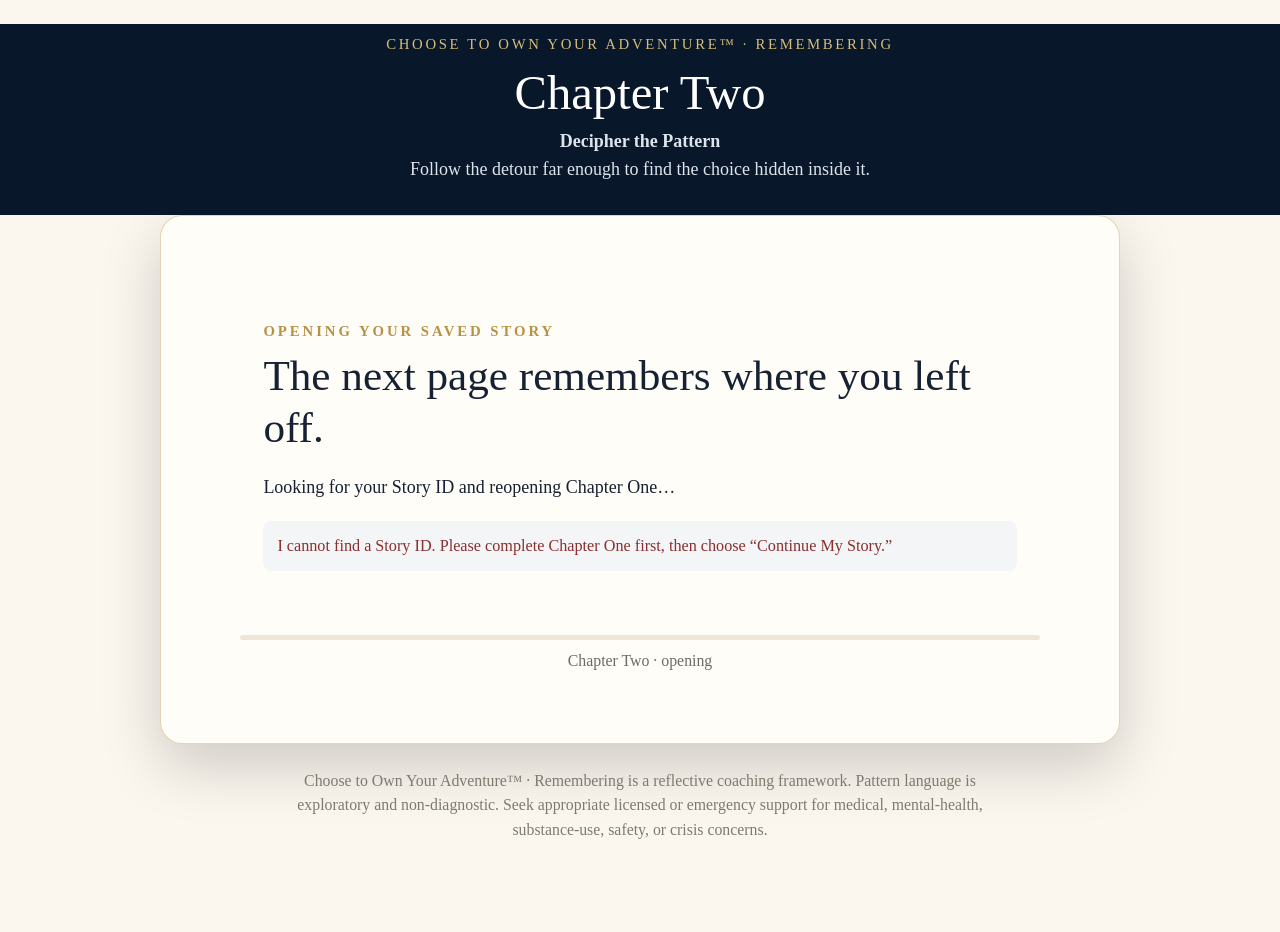
<file: chapter-two.html>
<!doctype html>
<html lang="en">
<head>
<meta charset="utf-8">
<meta name="viewport" content="width=device-width,initial-scale=1">
<title>Chapter Two — Decipher the Pattern | Choose to Own Your Adventure™</title>
<meta name="description" content="Continue your Remembering Story by deciphering the pattern beneath the detour.">
<style>
:root{
  --navy:#08172a;--navy2:#10243e;--ink:#162133;--gold:#b99143;--gold2:#d8bd79;
  --cream:#fbf7ef;--paper:#fffdf8;--muted:#6d6b68;--line:#e8dcc3;--danger:#8b2f2f;
}
*{box-sizing:border-box}
html{scroll-behavior:smooth}
body{
  margin:0;font-family:Georgia,"Times New Roman",serif;color:var(--ink);
  background:var(--cream);
  font-size:1rem;line-height:1.65;
}
button,input,textarea{font:inherit}
.wrap{width:calc(100% - 36px);max-width:960px;margin:0 auto;padding:0 0 70px}
.brand{
  position:relative;left:50%;transform:translateX(-50%);
  width:100vw;padding:24px 18px 30px;
  text-align:center;color:#fff;background:var(--navy);margin-bottom:28px;
}
.eyebrow{letter-spacing:.18em;text-transform:uppercase;font-size:.82rem;color:var(--gold2)}
.brand h1{margin:.5rem 0 .35rem;font-size:clamp(2rem,6vw,3.5rem);font-weight:500}
.brand p{margin:.2rem auto;max-width:680px;color:#dce4ec;line-height:1.55}
.book{
  background:var(--paper);border:1px solid rgba(185,145,67,.38);
  box-shadow:0 22px 60px rgba(0,0,0,.18);border-radius:14px;overflow:hidden
}
.page{display:none;padding:clamp(26px,6vw,58px)}
.page.active{display:block}
.chapter{font-size:.82rem;letter-spacing:.2em;color:var(--gold);text-transform:uppercase;font-weight:bold}
h2{font-size:clamp(1.8rem,4.8vw,2.65rem);font-weight:500;margin:.4rem 0 1rem}
h3{font-size:1.25rem;margin:1.6rem 0 .65rem}
p{line-height:1.68}
.lede{font-size:1.08rem}
.note{color:var(--muted);font-size:1rem}
.divider{height:1px;background:linear-gradient(90deg,transparent,var(--gold2),transparent);margin:28px 0}
.choices{display:grid;gap:12px;margin:22px 0}
.choice{
  width:100%;text-align:left;padding:16px 18px;border-radius:10px;border:1px solid var(--line);
  background:#fff;cursor:pointer;line-height:1.45;transition:.15s
}
.choice:hover,.choice:focus{border-color:var(--gold);transform:translateY(-1px);box-shadow:0 5px 18px rgba(0,0,0,.06)}
.choice.selected{border:2px solid var(--gold);background:#fffaf0}
.choice small{display:block;color:var(--muted);margin-top:5px}
.btnrow{display:flex;gap:10px;flex-wrap:wrap;margin-top:26px}
.btn{
  border:0;border-radius:9px;padding:13px 18px;cursor:pointer;font-weight:bold;
  letter-spacing:.035em
}
.primary{background:var(--navy);color:white}
.gold{background:var(--gold);color:#101820}
.ghost{background:transparent;border:1px solid var(--line);color:var(--ink)}
.btn:disabled{opacity:.45;cursor:not-allowed}
.progressWrap{padding:0 28px 18px;background:var(--paper)}
.progressLine{height:5px;border-radius:5px;background:#eee6d6;overflow:hidden}
.progressBar{height:100%;width:0;background:linear-gradient(90deg,var(--gold),var(--gold2));transition:.25s}
.progressText{font-size:.88rem;color:var(--muted);text-align:center;margin-top:8px}
.callout{
  margin:22px 0;padding:18px 20px;border-left:4px solid var(--gold);
  background:#faf4e7;border-radius:0 8px 8px 0
}
.spell{
  padding:25px;margin:22px 0;border:1px solid var(--gold2);background:#fff9e9;text-align:center;
  font-size:1.18rem;line-height:1.6
}
.map{display:grid;gap:10px;margin:20px 0}
.maprow{display:grid;grid-template-columns:150px 1fr;gap:16px;padding:12px 0;border-bottom:1px solid #eee4d0}
.maprow b{color:#735719}
textarea,input[type=text]{width:100%;padding:13px 14px;border:1px solid #d8cdb9;border-radius:8px;background:#fff}
textarea{min-height:110px;resize:vertical}
.hidden{display:none!important}
.status{padding:12px 14px;border-radius:8px;background:#f3f5f7;margin:12px 0;font-size:.9rem}
.error{color:var(--danger)}
.footer{text-align:center;color:#7f7a70;font-size:.88rem;max-width:720px;margin:25px auto;line-height:1.55}
.pill{display:inline-block;border:1px solid var(--gold2);border-radius:30px;padding:5px 10px;color:#72591c;font-size:.88rem;margin-bottom:8px}
@media(max-width:620px){
  .maprow{grid-template-columns:1fr;gap:4px}
  .page{padding:26px 20px}
}

/* Reading accessibility: one consistent set of layout rules. */
html{-webkit-text-size-adjust:100%;text-size-adjust:100%;font-size:18px}
.book{width:100%}
.page{padding:clamp(24px,4vw,52px);min-height:0}
.page p,.page li,.page label,.page .choice,.page .quote,.page .summary-card{font-size:1rem;line-height:1.65}
.page h2{font-size:clamp(1.8rem,4.2vw,2.8rem);line-height:1.16}
.page button,.page textarea,.page input{font-size:1rem}
.page button{min-height:44px}
.page textarea{max-width:100%}
@media(max-width:640px){
  html{font-size:17px}
  .wrap{width:calc(100% - 20px)}
  .brand{padding:22px 14px 26px}
  .page{padding:24px 18px}
  .actions,.btnrow{gap:12px}
  .actions button,.btnrow button{max-width:100%}
}
</style>
<link rel="stylesheet" href="remembering-layout.css?v=20261003">
</head>
<body>
<div class="wrap">
  <header class="brand">
    <div class="eyebrow">Choose to Own Your Adventure™ · Remembering</div>
    <h1>Chapter Two</h1>
    <p><strong>Decipher the Pattern</strong><br>Follow the detour far enough to find the choice hidden inside it.</p>
  </header>

  <main class="book">
    <section class="page active" id="loading">
      <div class="chapter">Opening your saved story</div>
      <h2>The next page remembers where you left off.</h2>
      <p id="loadingText">Looking for your Story ID and reopening Chapter One…</p>
      <div id="loadError" class="status error hidden"></div>
    </section>

    <section class="page" id="intro">
      <div class="chapter">Chapter Two · Decipher the Pattern</div>
      <h2>Every adventure has a road the traveler seems to meet more than once.</h2>
      <p class="lede">In Chapter One, you followed clues about the gift you carry, the direction your inner compass points, the detour you recognize, and the unwritten page ahead.</p>
      <div class="callout" id="storyBridge"></div>
      <p>This chapter does not ask, “What is wrong with me?” It asks something more useful:</p>
      <div class="spell"><em>If this pattern has a logic, what is it trying to accomplish — and where can choice re-enter the story?</em></div>
      <p class="note">This is a reflective coaching experience, not a psychological or medical diagnosis.</p>
      <div class="btnrow"><button class="btn gold" data-next="trigger">FOLLOW THE THREAD →</button></div>
    </section>

    <section class="page" id="trigger">
      <div class="chapter">I · The Moment Before</div>
      <h2>Think of the change you most want to make right now.</h2>
      <p>What most often happens just before you get pulled off course?</p>
      <div class="choices" id="triggerChoices"></div>
      <div id="triggerOtherWrap" class="hidden">
        <label for="triggerOther"><b>Put the moment in your own words.</b></label>
        <textarea id="triggerOther" placeholder="Usually, right before I lose momentum…"></textarea>
      </div>
      <div class="btnrow"><button class="btn ghost" data-back="intro">← BACK</button><button class="btn primary" id="triggerNext" disabled>TURN THE PAGE →</button></div>
    </section>

    <section class="page" id="response">
      <div class="chapter">II · The Familiar Move</div>
      <h2>When that happens, what do you most naturally do?</h2>
      <p>You can reject the suggestions. The point is recognition, not fitting yourself into a label.</p>
      <div class="choices" id="responseChoices"></div>
      <div class="btnrow"><button class="btn ghost" data-back="trigger">← BACK</button><button class="btn primary" id="responseNext" disabled>KEEP FOLLOWING →</button></div>
    </section>

    <section class="page" id="promise">
      <div class="chapter">III · The Hidden Promise</div>
      <h2>If the pattern could speak, what would it say it is trying to do for you?</h2>
      <p>Patterns often persist because they offer an immediate reward: relief, belonging, certainty, control, protection, invisibility, usefulness, or time.</p>
      <div class="choices" id="promiseChoices"></div>
      <div class="btnrow"><button class="btn ghost" data-back="response">← BACK</button><button class="btn primary" id="promiseNext" disabled>SEE WHAT IT'S PROTECTING →</button></div>
    </section>

    <section class="page" id="meaning">
      <div class="chapter">IV · The Meaning You Make</div>
      <h2>What does the moment seem to mean about you, the situation, or what could happen next?</h2>
      <div class="choices" id="meaningChoices"></div>
      <div id="meaningOtherWrap" class="hidden">
        <label for="meaningOther"><b>Write the meaning in your own words.</b></label>
        <textarea id="meaningOther" placeholder="In that moment, part of me assumes…"></textarea>
      </div>
      <div class="btnrow"><button class="btn ghost" data-back="promise">← BACK</button><button class="btn primary" id="meaningNext" disabled>FIND THE SENTENCE →</button></div>
    </section>

    <section class="page" id="spell">
      <div class="chapter">V · The Spell Beneath the Pattern</div>
      <h2>Sometimes the behavior is not what keeps the loop alive.</h2>
      <p>It is the sentence underneath it — the rule, prediction, assumption, or story that starts sounding like fact because it has been repeated so often.</p>
      <div class="choices" id="spellChoices"></div>
      <div id="spellOtherWrap" class="hidden">
        <label for="spellOther"><b>Name your own sentence.</b></label>
        <textarea id="spellOther" placeholder="The sentence underneath this pattern sounds like…"></textarea>
      </div>
      <div class="btnrow"><button class="btn ghost" data-back="meaning">← BACK</button><button class="btn primary" id="spellNext" disabled>MAP THE PATTERN →</button></div>
    </section>

    <section class="page" id="cost">
      <div class="chapter">VI · What the Pattern Gives — and What It Costs</div>
      <h2>What does the pattern give you immediately?</h2>
      <div class="choices" id="rewardChoices"></div>
      <h3>And what does it tend to cost later?</h3>
      <div class="choices" id="costChoices"></div>
      <div class="btnrow"><button class="btn ghost" data-back="spell">← BACK</button><button class="btn primary" id="costNext" disabled>SHOW ME THE LOOP →</button></div>
    </section>

    <section class="page" id="mapPage">
      <div class="chapter">VII · Your Pattern Map</div>
      <h2>The detour makes more sense when you can see the whole road.</h2>
      <div class="map" id="patternMap"></div>
      <div class="callout"><b>A working hypothesis — not a verdict.</b><br><span id="hypothesis"></span></div>
      <p>Now look for the earliest place in the sequence where you have realistic influence. That is the door.</p>
      <div class="btnrow"><button class="btn ghost" data-back="cost">← BACK</button><button class="btn gold" data-next="door">FIND THE DOOR →</button></div>
    </section>

    <section class="page" id="door">
      <div class="chapter">VIII · The Choice Point</div>
      <h2>Where could choice re-enter the story?</h2>
      <div class="choices" id="doorChoices"></div>
      <div class="btnrow"><button class="btn ghost" data-back="mapPage">← BACK</button><button class="btn primary" id="doorNext" disabled>REWRITE ONE LINE →</button></div>
    </section>

    <section class="page" id="rewrite">
      <div class="chapter">IX · Rewrite the Spell</div>
      <h2>We are not replacing one rigid sentence with another.</h2>
      <p>Choose the more accurate statement you are willing to practice — one your mind and body can actually believe enough to test.</p>
      <div class="choices" id="rewriteChoices"></div>
      <div id="rewriteOtherWrap" class="hidden">
        <label for="rewriteOther"><b>Write a more accurate emerging truth.</b></label>
        <textarea id="rewriteOther" placeholder="A truer sentence I am willing to practice is…"></textarea>
      </div>
      <div class="btnrow"><button class="btn ghost" data-back="door">← BACK</button><button class="btn primary" id="rewriteNext" disabled>CHOOSE THE EXPERIMENT →</button></div>
    </section>

    <section class="page" id="experiment">
      <div class="chapter">X · The Seven-Day Experiment</div>
      <h2>Insight becomes evidence when something changes in the real world.</h2>
      <p>Choose one small experiment. This is not a test of whether you can be perfect; it is a way to collect new information.</p>
      <div class="choices" id="experimentChoices"></div>
      <div id="experimentCustomWrap" class="hidden">
        <label for="experimentCustom"><b>Write your own seven-day experiment</b></label>
        <p>What small, safe action will you try, and when? This is your choice; the story will use your own words.</p>
        <textarea id="experimentCustom" placeholder="For the next seven days, I choose to…"></textarea>
      </div>
      <h3>What will you notice?</h3>
      <div class="choices" id="measureChoices"></div>
      <div class="btnrow"><button class="btn ghost" data-back="rewrite">← BACK</button><button class="btn gold" id="finish" disabled>COMPLETE CHAPTER TWO →</button></div>
    </section>

    <section class="page" id="result">
      <div class="chapter">Chapter Two Complete</div>
      <span class="pill">DECIPHER THE PATTERN</span>
      <h2 id="resultTitle">The detour has a story. Now you can see its shape.</h2>

      <p id="narrativeOpening"></p>
      <p id="narrativePattern"></p>

      <div class="callout">
        <b>The sentence you found beneath the pattern</b><br>
        <span id="oldSpell"></span>
      </div>

      <p id="narrativeChoice"></p>

      <div class="callout">
        <b>The truth you are willing to practice</b><br>
        <span id="newTruth"></span>
      </div>

      <h3>The door you found</h3><p id="choicePoint"></p>
      <p id="narrativeDoor"></p>

      <h3>Your seven-day field note</h3><p id="sevenDay"></p>
      <p id="measure"></p>

      <div class="divider"></div>
      <div class="chapter">At the edge of the next chapter</div>
      <h3 id="cliffhangerTitle">Finding the spell is not the same as being free of it.</h3>
      <p id="closing"></p>
      <p id="cliffhanger"></p>

      <div id="saveStatus" class="status"></div>
      <div class="btnrow">
        <button class="btn ghost" onclick="window.print()">PRINT / SAVE THIS CHAPTER</button>
        <button class="btn primary" id="restartChapter">REVISIT CHAPTER TWO</button>
        <button class="btn gold hidden" id="continueChapterThree" type="button">CONTINUE TO CHAPTER THREE →</button>
      </div>
    </section>

    <div class="progressWrap">
      <div class="progressLine"><div class="progressBar" id="progressBar"></div></div>
      <div class="progressText" id="progressText">Chapter Two · opening</div>
    </div>
  </main>

  <div class="footer">
    Choose to Own Your Adventure™ · Remembering is a reflective coaching framework. Pattern language is exploratory and non-diagnostic. Seek appropriate licensed or emergency support for medical, mental-health, substance-use, safety, or crisis concerns.
  </div>
</div>

<script>
const CONFIG={
  API_BASE:"https://remembering-story-api.choosetoownyouradventure.workers.dev",
  // Chapter Two saves locally and syncs through the dedicated chapter endpoint.
  TRY_SERVER_SYNC:true
};

const VEILS={
  moon:{
    client:"Night Traveler Pattern", practitioner:"MOON",
    responses:["I search for more signs, reassurance, information, or certainty.","I second-guess what I sensed or decided.","I imagine several possible meanings and struggle to know which is real."],
    meanings:["This uncertainty may mean I do not have enough information yet.","I cannot tell whether this feeling is a warning or ordinary fear.","The absence of a clear sign makes this step feel risky."],
    spells:["I need to be certain before I can move.","If I choose wrong, I may miss something important.","I cannot trust myself until the uncertainty disappears."],
    rewrites:["I can act on what is known while staying open to new information.","Discernment does not require perfect certainty.","I can separate what I know, what I sense, and what I still need to learn."],
    experiments:["For seven days, make one low-risk decision using the information already available before seeking additional reassurance.","When uncertainty rises, write three lines: What I know. What I sense. What I still need to learn."]
  },
  chariot:{
    client:"Pathfinder Pattern", practitioner:"CHARIOT",
    responses:["I push harder, speed up, or try to force momentum.","I become impatient with pauses, detours, or slower people.","I keep moving even when I am no longer sure the direction fits."],
    meanings:["This pause may mean I am losing momentum.","The amount of progress I make feels like evidence that I am on the right track.","A slowdown makes me wonder whether the whole effort is slipping."],
    spells:["I have to keep pushing or I will fall behind.","Slowing down means losing.","If I am not moving fast, I am failing."],
    rewrites:["Direction matters more than force.","A deliberate pause can protect momentum rather than destroy it.","I can move steadily without driving myself."],
    experiments:["Choose one important task and work at a deliberately sustainable pace for seven days; stop at the planned stopping point.","Before accelerating, ask: Am I correcting direction or merely adding force?"]
  },
  hierophant:{
    client:"Keeper of the Rules Pattern", practitioner:"HIEROPHANT",
    responses:["I look for the correct rule, expert, tradition, or authority.","I worry that choosing differently makes me irresponsible or wrong.","I follow what I was taught even when something in me no longer agrees."],
    meanings:["This situation seems to have a correct or acceptable answer I am supposed to know.","Someone else may be better positioned than I am to decide what is appropriate here.","Choosing differently here could affect how I am accepted or understood."],
    spells:["I need permission before I can trust my own authority.","If I choose differently, I may be wrong or rejected.","The approved path is safer than my own discernment."],
    rewrites:["Wisdom can be received, tested, and made my own.","Respecting guidance does not require abandoning inner authority.","I can choose consciously rather than obey automatically."],
    experiments:["Notice one rule you usually follow automatically and ask who gave it to you, what it protects, and whether you consciously choose it now.","Make one low-risk decision from your own values without seeking permission first."]
  },
  tower:{
    client:"Disrupted Builder Pattern", practitioner:"TOWER",
    responses:["I jump quickly to what could collapse next.","I feel pressure to rebuild the whole future immediately.","I struggle to see what is still stable when something changes."],
    meanings:["This change makes other parts of the situation feel less stable too.","Until the larger problem is solved, the immediate situation does not feel settled.","What happened makes it harder to tell which parts are still dependable."],
    spells:["If one part falls apart, the whole future is in danger.","I have to rebuild everything now.","Nothing is stable enough to begin from."],
    rewrites:["I do not need the whole future to find the next stable stone.","A disruption can be serious without making everything unstable.","I can rebuild from what is true now."],
    experiments:["Each day identify one thing that is still true, one thing you can influence, and one next practical action.","Choose one small piece of stability to build rather than trying to solve the entire future."]
  },
  sun:{
    client:"Hidden Radiance Pattern", practitioner:"SUN",
    responses:["I polish, hide, delay, or minimize what I want to share.","I imagine judgment, misunderstanding, pressure, or rejection if I become visible.","I wait to feel completely ready before letting my work be seen."],
    meanings:["Being visible in this moment could expose me to judgment or misunderstanding.","Showing the real work gives other people something concrete to evaluate.","More visibility here could bring expectations I am not sure I want to carry."],
    spells:["It is safer to stay hidden until I am perfect.","If I am fully seen, I may be rejected or misunderstood.","I need to be more ready before I let this become visible."],
    rewrites:["Visibility can be practiced without performing a false version of myself.","I can let one honest piece be seen before everything is perfect.","Being visible in tolerable doses is a skill I can practice."],
    experiments:["Share one small, unfinished-but-useful piece of your work with one appropriately safe person or audience.","Make one contribution visible at 85% ready rather than waiting for perfect."]
  },
  empress:{
    client:"Overgiving Creator Pattern", practitioner:"EMPRESS",
    responses:["I take care of other people's needs before my own.","I postpone my work until everyone else is settled.","I keep giving until I have little energy left for what matters to me."],
    meanings:["My need feels less urgent than what is being asked of me right now.","If I do not handle this request, someone may feel unsupported or disappointed.","In this moment, giving feels easier to justify than receiving or making room for myself."],
    spells:["Everyone else needs to be okay before I can tend to myself.","Taking care of myself has to be earned after everyone else is okay.","I have to keep giving to be valuable."],
    rewrites:["I belong inside the circle of care.","Receiving and replenishment can make contribution sustainable.","I can care about others without automatically placing myself last."],
    experiments:["Protect one non-negotiable 30-minute block for your own meaningful work before responding to a nonurgent request.","Receive one form of help, rest, nourishment, or support without immediately paying it back."]
  },
  emperor:{
    client:"Overresponsible Steward Pattern", practitioner:"EMPEROR",
    responses:["I take responsibility for more variables or people.","I make tighter plans, monitor more closely, or try to prevent every problem.","I feel responsible even for outcomes I cannot actually control."],
    meanings:["If I do not step in here, an important detail may be missed.","This situation makes me feel as though I should anticipate the problems before they happen.","What other people decide here could create consequences I may have to handle."],
    spells:["I am responsible for making sure everything turns out okay.","If I loosen control, things may fall apart.","I have to carry what other people do not."],
    rewrites:["I can be responsible without being responsible for everything.","Boundaries and contingency plans are different from controlling outcomes.","I can do my part and release what is not mine to command."],
    experiments:["Make two columns — Mine to influence / Not mine to control — and act only on the first.","Delegate, decline, or release one responsibility that does not actually belong to you."]
  },
  devil:{
    client:"Bound Pattern", practitioner:"DEVIL",
    responses:["I reach for a familiar behavior that promises quick relief.","I know the pattern has a cost but feel pulled toward it anyway.","Afterward I judge myself, which often makes the next urge stronger."],
    meanings:["The discomfort in this moment feels urgent and difficult to stay with.","The familiar behavior looks like the quickest available route to relief.","Once the urge begins, my available choices seem to narrow."],
    spells:["I need this in order to feel better.","The urge is stronger than my ability to choose.","Because I have done this before, I will keep doing it."],
    rewrites:["An urge can be real without making the choice for me.","I can understand the promise behind the loop without adding shame.","A small pause can create another option."],
    experiments:["For seven days, record cue → promised relief → behavior → actual result without trying to shame yourself into change.","When the cue appears, insert one safe alternative behavior before deciding what to do next."]
  },
  hanged:{
    client:"Waiting Pattern", practitioner:"HANGED",
    responses:["I keep thinking, researching, preparing, or waiting for readiness.","I delay because I believe a better perspective is just around the corner.","I avoid a small experiment because I want the right answer first."],
    meanings:["There may be something important I have not understood yet.","My lack of readiness feels like evidence that this is not the moment to act.","Taking action now seems more likely to create a mistake than useful information."],
    spells:["I need more clarity before I can act.","I will know when I am completely ready.","Thinking longer is safer than testing something."],
    rewrites:["Some clarity arrives only after movement.","A reversible experiment can teach me what more thinking cannot.","Readiness can grow through action."],
    experiments:["Choose one decision you have researched enough and take the smallest useful reversible step within 24 hours.","Set a review date; until then, gather evidence through action rather than more rumination."]
  },
  death:{
    client:"Threshold-of-Ending Pattern", practitioner:"DEATH",
    responses:["I keep revisiting something that is already over or changing.","I hold on because letting go feels like erasing what mattered.","I postpone the next chapter while waiting for the old one to make sense."],
    meanings:["Letting go of this particular chapter could feel disloyal to what it meant to me.","This ending touches a part of the identity I built around what came before.","The fact that this ended can make me question whether the investment mattered."],
    spells:["I have to keep holding this for it to remain meaningful.","Letting go means losing what was real.","I cannot become the next version of me without betraying the old one."],
    rewrites:["Releasing an ending does not erase its meaning.","I can keep the lesson without requiring the old chapter to continue.","Grief and forward movement can exist together."],
    experiments:["Write two lists: What I release / What I carry forward. Take one concrete action that honors the distinction.","Remove, close, cancel, archive, or complete one small remnant of a chapter you know has ended."]
  },
  justice:{
    client:"Inner Judge Pattern", practitioner:"JUSTICE",
    responses:["I turn a mistake into evidence about who I am.","I overcorrect, rehearse, or punish myself after getting something wrong.","I avoid action because I do not want another reason to judge myself."],
    meanings:["This mistake makes me think I missed something I should have recognized.","What happened feels like evidence that my competence may be in question.","This situation seems serious enough that a gentle response could feel like avoiding accountability."],
    spells:["If I make a mistake, it says something about my worth.","I have to get it right to be acceptable.","Self-criticism keeps me responsible."],
    rewrites:["Truth can guide me without becoming a weapon against me.","A mistake can require repair without becoming an identity.","Accuracy and accountability work better than shame."],
    experiments:["When you notice self-condemnation, write: What happened? What was the impact? What is mine to own? What repair is possible?","Finish or share one appropriate task at good-enough quality and notice whether less self-punishment changes the outcome."]
  },
  lovers:{
    client:"Crossroads Pattern", practitioner:"LOVERS",
    responses:["I keep trying to satisfy two competing values, loyalties, or futures.","I delay choosing because I want everyone — including every part of me — to be comfortable.","I spend energy managing other people's disappointment instead of making the decision."],
    meanings:["This decision may disappoint someone or leave an important value unmet.","Choosing this path appears to close or weaken another path I also care about.","Making the decision could change a relationship or possibility I do not want to lose."],
    spells:["I need a choice that keeps everyone happy.","If someone is disappointed, I chose wrong.","Not choosing protects me from losing either side."],
    rewrites:["A congruent choice does not have to make every part of me equally comfortable.","I can honor competing values without pretending one decision can satisfy all of them.","Other people's disappointment is information, not automatic proof that my choice is wrong."],
    experiments:["Write the two values in conflict, the cost of non-choice, and the smallest decision that is actually yours to make.","Make one values-consistent low-risk choice without trying to eliminate every person's disappointment."]
  }
};

const GENERIC={
 triggers:[
  ["outside","Something happens around me — a request, conflict, criticism, opportunity, uncertainty, or unexpected change."],
  ["inside","Something happens inside me — doubt, fear, urgency, exhaustion, a memory, or an uncomfortable feeling."],
  ["visibility","I get close to doing, finishing, sharing, choosing, or asking for what I really want."],
  ["after","I usually notice the pattern only afterward."],
  ["other","Something else — I want to describe it."]
 ],
 promises:[
  ["safe","Keep me safe."],["accepted","Keep me accepted or connected."],["certain","Keep me from making the wrong choice."],
  ["control","Keep things under control."],["unseen","Keep me from being judged, exposed, or misunderstood."],
  ["useful","Keep me useful, responsible, or needed."],["relief","Give me relief as quickly as possible."],["time","Buy me more time before I have to decide or act."]
 ],
 rewards:[
  ["relief","Immediate relief or reduced tension."],["belonging","A sense of belonging, approval, or usefulness."],
  ["certainty","A temporary feeling of certainty or control."],["avoid","I postpone risk, conflict, grief, visibility, or disappointment."],
  ["familiar","It feels familiar, even if it is not helpful."]
 ],
 costs:[
  ["energy","I lose energy or become depleted."],["time","I lose time or momentum."],["voice","I hide, minimize, or postpone my own voice/work."],
  ["choice","My choices become smaller or more reactive."],["resent","I become resentful, ashamed, frustrated, or self-critical."],
  ["repeat","I end up back in the same situation again."]
 ],
 measures:[
  ["speed","How quickly I notice the pattern after it begins."],["pause","Whether I can create a pause before the familiar response."],
  ["action","Whether I complete the chosen experiment."],["energy","My energy before and after the new choice."],
  ["evidence","What actually happens compared with what the old spell predicted."]
 ]
};

const state={
 story_id:null,resume_token:null,story:null,
 candidateVeil:null,trigger:null,triggerText:null,response:null,promise:null,
 meaning:null,spell:null,reward:null,cost:null,door:null,rewrite:null,experiment:null,experimentChoice:null,measure:null
};

const order=["intro","trigger","response","promise","meaning","spell","cost","mapPage","door","rewrite","experiment","result"];
function $(id){return document.getElementById(id)}
function show(id){
  document.querySelectorAll(".page").forEach(x=>x.classList.remove("active"));
  $(id).classList.add("active");
  const i=Math.max(0,order.indexOf(id));
  $("progressBar").style.width=((i)/(order.length-1)*100)+"%";
  $("progressText").textContent=id==="result"?"Chapter Two · complete":`Chapter Two · ${i} of ${order.length-2}`;
  window.scrollTo({top:0,behavior:"smooth"});
}
document.querySelectorAll("[data-next]").forEach(b=>b.addEventListener("click",()=>show(b.dataset.next)));
document.querySelectorAll("[data-back]").forEach(b=>b.addEventListener("click",()=>show(b.dataset.back)));

function humanize(s){return (s||"").replaceAll("_"," ").replace(/\b\w/g,m=>m.toUpperCase())}
function esc(s){return String(s??"").replace(/[&<>"']/g,c=>({"&":"&amp;","<":"&lt;",">":"&gt;",'"':"&quot;","'":"&#039;"}[c]))}
function answer(story,key){return story?.answers?.[key] ?? story?.[key] ?? null}
function storyResult(){return state.story?.result||{}}

function inferVeil(){
  const r=storyResult();
  const raw=(r.primary_veil||r.veil_primary||r.detour_type||answer(state.story,"q6_detour")||"").toLowerCase();
  const map={
    fog:"moon",uncertainty:"moon",moon:"moon",overthinking:"moon",
    force:"chariot",push:"chariot",chariot:"chariot",
    rules:"hierophant",approval:"hierophant",hierophant:"hierophant",
    collapse:"tower",disruption:"tower",tower:"tower",
    visibility:"sun",hiding:"sun",behind_curtain:"sun",sun:"sun",
    overgiving:"empress",endless_giving:"empress",endlessgiving:"empress",giving:"empress",care:"empress",empress:"empress",
    control:"emperor",responsibility:"emperor",emperor:"emperor",
    attachment:"devil",relief:"devil",devil:"devil",
    waiting:"hanged",delay:"hanged",hanged:"hanged",
    ending:"death",release:"death",death:"death",
    judgment:"justice",perfection:"justice",justice:"justice",
    crossroads:"lovers",choice:"lovers",lovers:"lovers"
  };
  for(const [k,v] of Object.entries(map)) if(raw.includes(k)) return v;
  return null;
}

function choiceGroup(hostId, items, onPick, selectedValue){
  const host=$(hostId);host.innerHTML="";
  items.forEach(item=>{
    const [value,label,small]=item;
    const b=document.createElement("button");b.type="button";b.className="choice"+(selectedValue===value?" selected":"");
    b.innerHTML=`${esc(label)}${small?`<small>${esc(small)}</small>`:""}`;
    b.addEventListener("click",()=>{
      host.querySelectorAll(".choice").forEach(x=>x.classList.remove("selected"));b.classList.add("selected");onPick(value,label);
    });host.appendChild(b);
  });
}

function candidate(){
  return VEILS[state.candidateVeil]||null;
}
function responseItems(){
  const c=candidate();
  const fallback=[
    "I think, research, rehearse, or wait before acting.",
    "I push harder, take over, or try to control what happens next.",
    "I put other people, responsibilities, or expectations ahead of what I need.",
    "I pull back, hide, second-guess myself, or avoid being fully seen.",
    "I keep revisiting the choice because I am afraid of getting it wrong.",
    "I reach for something familiar that gives me relief in the moment."
  ];
  const source=Array.isArray(c?.responses)&&c.responses.length?c.responses:fallback;
  return [...source.map((x,i)=>[`v${i}`,x]),["not_me","None of these quite fits — keep this exploratory."]];
}
function meaningItems(){
  const c=candidate();
  const fallback=[
    "I may not be safe, ready, or allowed to act yet.",
    "I could disappoint someone, make the wrong choice, or lose something important.",
    "I need to understand, control, or prepare for more before I move.",
    "My needs, voice, or priority may have to wait.",
    "Being fully seen or choosing for myself could have a cost."
  ];
  const source=Array.isArray(c?.meanings)&&c.meanings.length?c.meanings:fallback;
  return [...source.map((x,i)=>[`m${i}`,x]),["other","None of these — I want to write what it means to me."]];
}
function spellItems(){
  const c=candidate();
  const fallback=[
    "I need more certainty before I can move.",
    "I have to keep things under control.",
    "Other people's needs or reactions have to come first.",
    "It is safer to wait, hide, or prepare more.",
    "If I choose wrong, something important could be lost."
  ];
  const source=Array.isArray(c?.spells)&&c.spells.length?c.spells:fallback;
  // Meaning describes this moment; Spell is the broader rule. Never show the exact same sentence twice.
  const selectedMeaning=(currentMeaning()||"").trim().toLowerCase();
  const distinct=source.filter(x=>x.trim().toLowerCase()!==selectedMeaning);
  return [...distinct.map((x,i)=>[`s${i}`,x]),["other","None of these — I want to name my own sentence."]];
}
function rewriteItems(){
  const c=candidate();
  const fallback=[
    "I can make a small, reversible choice without having perfect certainty.",
    "I can care about other people without abandoning my own needs or authority.",
    "I can pause and choose my response instead of automatically following the familiar rule.",
    "I can let new evidence matter more than an old prediction.",
    "I can take one honest step without needing to solve the whole road."
  ];
  const source=Array.isArray(c?.rewrites)&&c.rewrites.length?c.rewrites:fallback;
  return [...source.map((x,i)=>[`r${i}`,x]),["other","I want to write a more accurate sentence in my own words."]];
}
function experimentItems(){
  const c=candidate();
  const fallback=[
    "For seven days, notice the pattern and create one deliberate pause before the familiar response.",
    "Take one small, reversible action that the old sentence would normally postpone.",
    "Record what the old spell predicts, what you choose instead, and what actually happens.",
    "Protect one small block of time for the choice that matters to you before responding to a nonurgent demand."
  ];
  const source=Array.isArray(c?.experiments)&&c.experiments.length?c.experiments:fallback;
  return [...source.map((x,i)=>[`e${i}`,x]),["custom","I want to design my own small, safe seven-day experiment."]];
}
function evidenceSpec(){
  const specs={
    moon:{behavioral_measure:"Number of low-risk decisions made using the information already available before seeking additional reassurance.",evidence_question:"When you acted without complete certainty, what actually happened compared with what uncertainty predicted?"},
    chariot:{behavioral_measure:"Number of times you used a deliberate pause or sustainable stopping point instead of automatically pushing harder.",evidence_question:"When you reduced force and checked direction, what happened to your progress, energy, or outcome?"},
    hierophant:{behavioral_measure:"Number of choices in which you consciously tested a rule or outside expectation against your own values before acting.",evidence_question:"When you used your own discernment instead of automatic permission-seeking, what actually happened?"},
    tower:{behavioral_measure:"Number of times you chose one stabilizing next step instead of trying to solve the entire disruption at once.",evidence_question:"When you focused on the next stable step, what changed in your sense of capacity or in the situation itself?"},
    sun:{behavioral_measure:"Number of small acts of authentic visibility completed during the seven-day experiment.",evidence_question:"When you allowed yourself or your work to be seen, what actually happened compared with what you feared would happen?"},
    empress:{behavioral_measure:"Number of protected blocks for your own meaningful work completed before responding to nonurgent requests.",evidence_question:"When you put your meaningful work or nourishment first, what actually happened to the people or responsibilities you normally would have attended to first?"},
    emperor:{behavioral_measure:"Number of situations in which you shared responsibility, allowed flexibility, or chose a clear boundary instead of taking over.",evidence_question:"When you loosened control without abandoning responsibility, what actually happened?"},
    devil:{behavioral_measure:"Number of times you noticed the cue and substituted a different safe response before the familiar relief behavior.",evidence_question:"When you changed the middle of the cue-behavior-reward loop, what happened to the urge, relief, and later cost?"},
    hanged:{behavioral_measure:"Number of small, reversible actions taken before complete certainty or perfect readiness arrived.",evidence_question:"When you acted before you felt completely certain, what useful evidence became available that waiting could not provide?"},
    death:{behavioral_measure:"Number of concrete release actions completed toward something you have already identified as ending or complete.",evidence_question:"When you allowed one part of the ending to be real, what became available in its place?"},
    justice:{behavioral_measure:"Number of tasks completed, shared, or submitted at a good-enough standard rather than held for perfection.",evidence_question:"When you allowed good-enough completion, what actually happened compared with the judgment you anticipated?"},
    lovers:{behavioral_measure:"Number of choices made by naming the competing values and selecting one conscious next step instead of remaining in non-choice.",evidence_question:"When you made a conscious choice without eliminating every competing value, what actually happened?"}
  };
  return specs[state.candidateVeil]||{
    behavioral_measure:"Number of times you completed the chosen experiment or interrupted the familiar pattern during the seven days.",
    evidence_question:"When you made the new choice, what actually happened compared with what the old spell predicted?"
  };
}

function selectedText(list, code, custom){
  if(code==="other"||code==="custom") return (custom||"").trim();
  return list.find(x=>x[0]===code)?.[1]||"";
}

function setup(){
  choiceGroup("triggerChoices",GENERIC.triggers,(v,l)=>{
    state.trigger=v;state.triggerText=l;
    $("triggerOtherWrap").classList.toggle("hidden",v!=="other");$("triggerNext").disabled=false;
  });
  choiceGroup("responseChoices",responseItems(),(v,l)=>{state.response=l;$("responseNext").disabled=false});
  choiceGroup("promiseChoices",GENERIC.promises,(v,l)=>{state.promise=l;$("promiseNext").disabled=false});
  choiceGroup("meaningChoices",meaningItems(),(v,l)=>{
    state.meaning=v;$("meaningOtherWrap").classList.toggle("hidden",v!=="other");$("meaningNext").disabled=false;
  });
  choiceGroup("spellChoices",spellItems(),(v,l)=>{
    state.spell=v;$("spellOtherWrap").classList.toggle("hidden",v!=="other");$("spellNext").disabled=false;
  });
  choiceGroup("rewardChoices",GENERIC.rewards,(v,l)=>{state.reward=l;checkCost()});
  choiceGroup("costChoices",GENERIC.costs,(v,l)=>{state.cost=l;checkCost()});
  choiceGroup("rewriteChoices",rewriteItems(),(v,l)=>{
    state.rewrite=v;$("rewriteOtherWrap").classList.toggle("hidden",v!=="other");$("rewriteNext").disabled=false;
  });
  choiceGroup("experimentChoices",experimentItems(),(v,l)=>{
    state.experimentChoice=v;
    state.experiment=v==="custom"?$("experimentCustom").value.trim():l;
    $("experimentCustomWrap").classList.toggle("hidden",v!=="custom");
    $("finish").disabled=!(state.experiment&&state.measure);
  });
  $("experimentCustom").addEventListener("input",e=>{
    if(state.experimentChoice==="custom")state.experiment=e.target.value.trim();
    $("finish").disabled=!(state.experiment&&state.measure);
  });
  choiceGroup("measureChoices",GENERIC.measures,(v,l)=>{state.measure=l;$("finish").disabled=!(state.experiment&&state.measure)});
}
function checkCost(){$("costNext").disabled=!(state.reward&&state.cost)}

$("triggerNext").addEventListener("click",()=>{
  if(state.trigger==="other"){
    const t=$("triggerOther").value.trim(); if(!t){alert("Add a few words about what happens before the pattern begins.");return}
    state.triggerText=t;
  } show("response");
});
$("responseNext").addEventListener("click",()=>show("promise"));
$("promiseNext").addEventListener("click",()=>show("meaning"));
$("meaningNext").addEventListener("click",()=>{
  if(state.meaning==="other"&&!$("meaningOther").value.trim()){alert("Write a few words about what the moment seems to mean.");return}
  show("spell");
});
$("spellNext").addEventListener("click",()=>{
  if(state.spell==="other"&&!$("spellOther").value.trim()){alert("Name the sentence underneath the pattern before continuing.");return}
  show("cost");
});
$("costNext").addEventListener("click",()=>{renderMap();show("mapPage")});

function currentMeaning(){return selectedText(meaningItems(),state.meaning,$("meaningOther").value)}
function currentSpell(){return selectedText(spellItems(),state.spell,$("spellOther").value)}

function renderMap(){
  const rows=[
    ["Something happens",state.triggerText],
    ["I make it mean",currentMeaning()],
    ["The spell says",`“${currentSpell()}”`],
    ["So I tend to",state.response],
    ["The immediate reward",state.reward],
    ["The later cost",state.cost],
    ["Which can reinforce",`the feeling that “${currentSpell()}” was true in the first place.`]
  ];
  $("patternMap").innerHTML=rows.map(([a,b])=>`<div class="maprow"><b>${esc(a)}</b><span>${esc(b)}</span></div>`).join("");
  const c=candidate();
  $("hypothesis").textContent=c
    ? `Your Chapter One detour and these answers are consistent with a ${c.client} worth exploring. The pattern may be using “${currentSpell()}” to pursue ${state.promise.toLowerCase()}`
    : `Your answers suggest a repeatable loop worth exploring. The most useful clue is not a label but the relationship between “${currentSpell()},” the immediate reward, and the later cost.`;
  buildDoorChoices();
}
function buildDoorChoices(){
  const items=[
    ["meaning","At the meaning — question the interpretation before it hardens into a rule."],
    ["spell","At the spell — name the old sentence instead of automatically obeying it."],
    ["response","At the response — pause before the familiar behavior."],
    ["reward","At the reward — find another safe way to meet the need the pattern is promising."],
    ["repair","Afterward — notice the pattern sooner and repair without shame."]
  ];
  choiceGroup("doorChoices",items,(v,l)=>{state.door=l;$("doorNext").disabled=false});
}
$("doorNext").addEventListener("click",()=>show("rewrite"));
$("rewriteNext").addEventListener("click",()=>{
  if(state.rewrite==="other"&&!$("rewriteOther").value.trim()){alert("Write the more accurate sentence you want to practice.");return}
  show("experiment");
});

function currentRewrite(){return selectedText(rewriteItems(),state.rewrite,$("rewriteOther").value)}

$("finish").addEventListener("click",async()=>{
  if(!state.experiment||!state.measure){alert("Choose an experiment and what you will notice before completing this chapter.");return;}
  const c=candidate();
  const payload={
    version:"chapter2-v5",
    completed_at:new Date().toISOString(),
    candidate_veil:state.candidateVeil,
    client_pattern:c?.client||null,
    trigger:state.triggerText,
    response:state.response,
    protective_promise:state.promise,
    meaning:currentMeaning(),
    old_spell:currentSpell(),
    immediate_reward:state.reward,
    later_cost:state.cost,
    choice_point:state.door,
    emerging_truth:currentRewrite(),
    seven_day_experiment:state.experiment,
    experiment_source:state.experimentChoice==="custom"?"client_authored":"guided_option",
    measure:state.measure,
    behavioral_measure:evidenceSpec().behavioral_measure,
    evidence_question:evidenceSpec().evidence_question
  };
  const key=`ctya_chapter2_${state.story_id||"local"}`;
  localStorage.setItem(key,JSON.stringify(payload));

  const first=state.story?.first_name||localStorage.getItem("ctya_first_name")||"Traveler";
  const patternName=payload.client_pattern||"familiar pattern";
  const patternLead=payload.client_pattern
    ? `Your answers traced a path that resembles the ${patternName}. That is not a label for who you are. It is a name for one route you may take when this kind of moment appears.`
    : `Your answers traced a repeatable route through the detour. No single pattern needs to define it for the map to be useful.`;

  $("narrativeOpening").textContent=`${first}, you began this chapter by following the moment just before the detour. You noticed what tends to happen, what you do next, and what that response may be trying to protect.`;
  $("narrativePattern").textContent=patternLead + ` In this version of the story, “${payload.protective_promise}” is part of the promise underneath the response. The response can bring ${payload.immediate_reward.toLowerCase()} — while the longer road can lead to ${payload.later_cost.toLowerCase()}`;
  $("oldSpell").textContent=`“${payload.old_spell}”`;
  $("narrativeChoice").textContent=`That sentence may have sounded like a fact because it has traveled the road with you more than once. Chapter Two did not ask you to prove it wrong. It asked you to notice where the sentence enters the story — and whether you still want it making the next choice for you.`;
  $("newTruth").textContent=`“${payload.emerging_truth}”`;
  $("choicePoint").textContent=payload.choice_point;
  $("narrativeDoor").textContent=`This is the earliest place you identified where choice can return. You do not have to change the whole pattern at once. You only need enough room to make one different move and see what reality teaches you.`;
  $("sevenDay").textContent=payload.seven_day_experiment;
  $("measure").textContent=`As you try it, notice: ${payload.measure} Evidence to collect: ${payload.behavioral_measure} Keep this question with you: ${payload.evidence_question}`;
  $("closing").textContent=`You have done something important in this chapter: you turned a vague detour into a map. You can now see the moment, the meaning, the protective promise, the familiar response, the cost — and the place where another choice can enter.`;
  $("cliffhanger").textContent=`But an old sentence can survive even after you recognize it. In Chapter Three, we will follow the words themselves: where the rule gets its authority, what keeps reinforcing it, and how to rewrite it without replacing one rigid story with another. The next question is no longer “What is the pattern?” It is: “Whose story gets to write what happens next?”`;
  $("continueChapterThree").classList.add("hidden");
  $("saveStatus").textContent="Chapter Two is saved in this browser.";
  show("result");

  if(CONFIG.TRY_SERVER_SYNC && state.story_id && state.resume_token){
    try{
      const r=await fetch(`${CONFIG.API_BASE}/stories/${encodeURIComponent(state.story_id)}/chapters/decipher_pattern`,{
        method:"PUT",headers:{"Content-Type":"application/json"},
        body:JSON.stringify({
          resume_token:state.resume_token,
          version:"chapter2-v5",
          status:"complete",
          answers:{
            trigger:payload.trigger,
            response:payload.response,
            protective_promise:payload.protective_promise,
            meaning:payload.meaning,
            old_spell:payload.old_spell,
            immediate_reward:payload.immediate_reward,
            later_cost:payload.later_cost,
            choice_point:payload.choice_point,
            emerging_truth:payload.emerging_truth,
            seven_day_experiment:payload.seven_day_experiment,
            experiment_source:payload.experiment_source,
            measure:payload.measure,
            behavioral_measure:payload.behavioral_measure,
            evidence_question:payload.evidence_question
          },
          result:{
            candidate_veil:payload.candidate_veil,
            client_pattern:payload.client_pattern,
            emerging_truth:payload.emerging_truth,
            seven_day_experiment:payload.seven_day_experiment,
            measure:payload.measure,
            behavioral_measure:payload.behavioral_measure,
            evidence_question:payload.evidence_question
          }
        })
      });
      const data=await r.json().catch(()=>({}));
      if(r.ok && data.success){
        $("saveStatus").textContent="Chapter Two is saved to your Remembering Story.";
        $("continueChapterThree").classList.remove("hidden");
      }else{
        $("saveStatus").textContent="Chapter Two is saved in this browser, but the Story API did not accept the chapter sync.";
      }
    }catch(e){
      $("saveStatus").textContent="Chapter Two is saved in this browser, but the server sync could not be reached.";
    }
  }
});

$("continueChapterThree").addEventListener("click",()=>{
  window.location.href="chapter-three-rewrite-the-spell-v1.html";
});
$("restartChapter").addEventListener("click",()=>{
  if(confirm("Revisit Chapter Two? Your saved completed chapter will remain until you complete it again.")) show("intro");
});

async function reopen(){
  const params=new URLSearchParams(location.search);
  state.story_id=params.get("story")||localStorage.getItem("ctya_story_id");
  state.resume_token=localStorage.getItem("ctya_resume_token");
  if(!state.story_id){
    $("loadError").textContent="I cannot find a Story ID. Please complete Chapter One first, then choose “Continue My Story.”";
    $("loadError").classList.remove("hidden");return;
  }
  if(!state.resume_token){
    $("loadError").textContent="I found your Story ID, but this browser does not have the private resume token created in Chapter One. For now, reopen Chapter Two from the same browser where you completed Chapter One.";
    $("loadError").classList.remove("hidden");return;
  }
  try{
    const r=await fetch(`${CONFIG.API_BASE}/stories/resume`,{
      method:"POST",headers:{"Content-Type":"application/json"},
      body:JSON.stringify({story_id:state.story_id,resume_token:state.resume_token})
    });
    const data=await r.json();
    if(!r.ok||!data.success) throw new Error(data.error||"Your saved story could not be reopened.");
    state.story=data.story;
    state.candidateVeil=inferVeil();
    setup();

    const rr=storyResult();
    const first=state.story?.first_name||localStorage.getItem("ctya_first_name")||"Traveler";
    const detour=answer(state.story,"q6_detour")||rr.detour_type;
    const threshold=answer(state.story,"q7_threshold")||rr.threshold_desire;
    const c=candidate();
    $("storyBridge").innerHTML=
      `<b>${esc(first)}, Chapter One left you at a threshold.</b><br>`+
      `${detour?`You recognized a detour connected with <em>${esc(humanize(detour))}</em>. `:""}`+
      `${threshold?`You also named <em>${esc(humanize(threshold))}</em> as something you want more of in the next chapter. `:""}`+
      `${c?`One possible pattern to test first is the <b>${esc(c.client)}</b>. You are free to reject it if it does not fit.`:"We will let your answers build the pattern rather than forcing a label."}`;
    show("intro");
  }catch(e){
    $("loadError").textContent=e.message;
    $("loadError").classList.remove("hidden");
  }
}
reopen();
</script>
</body>
</html>
</file>
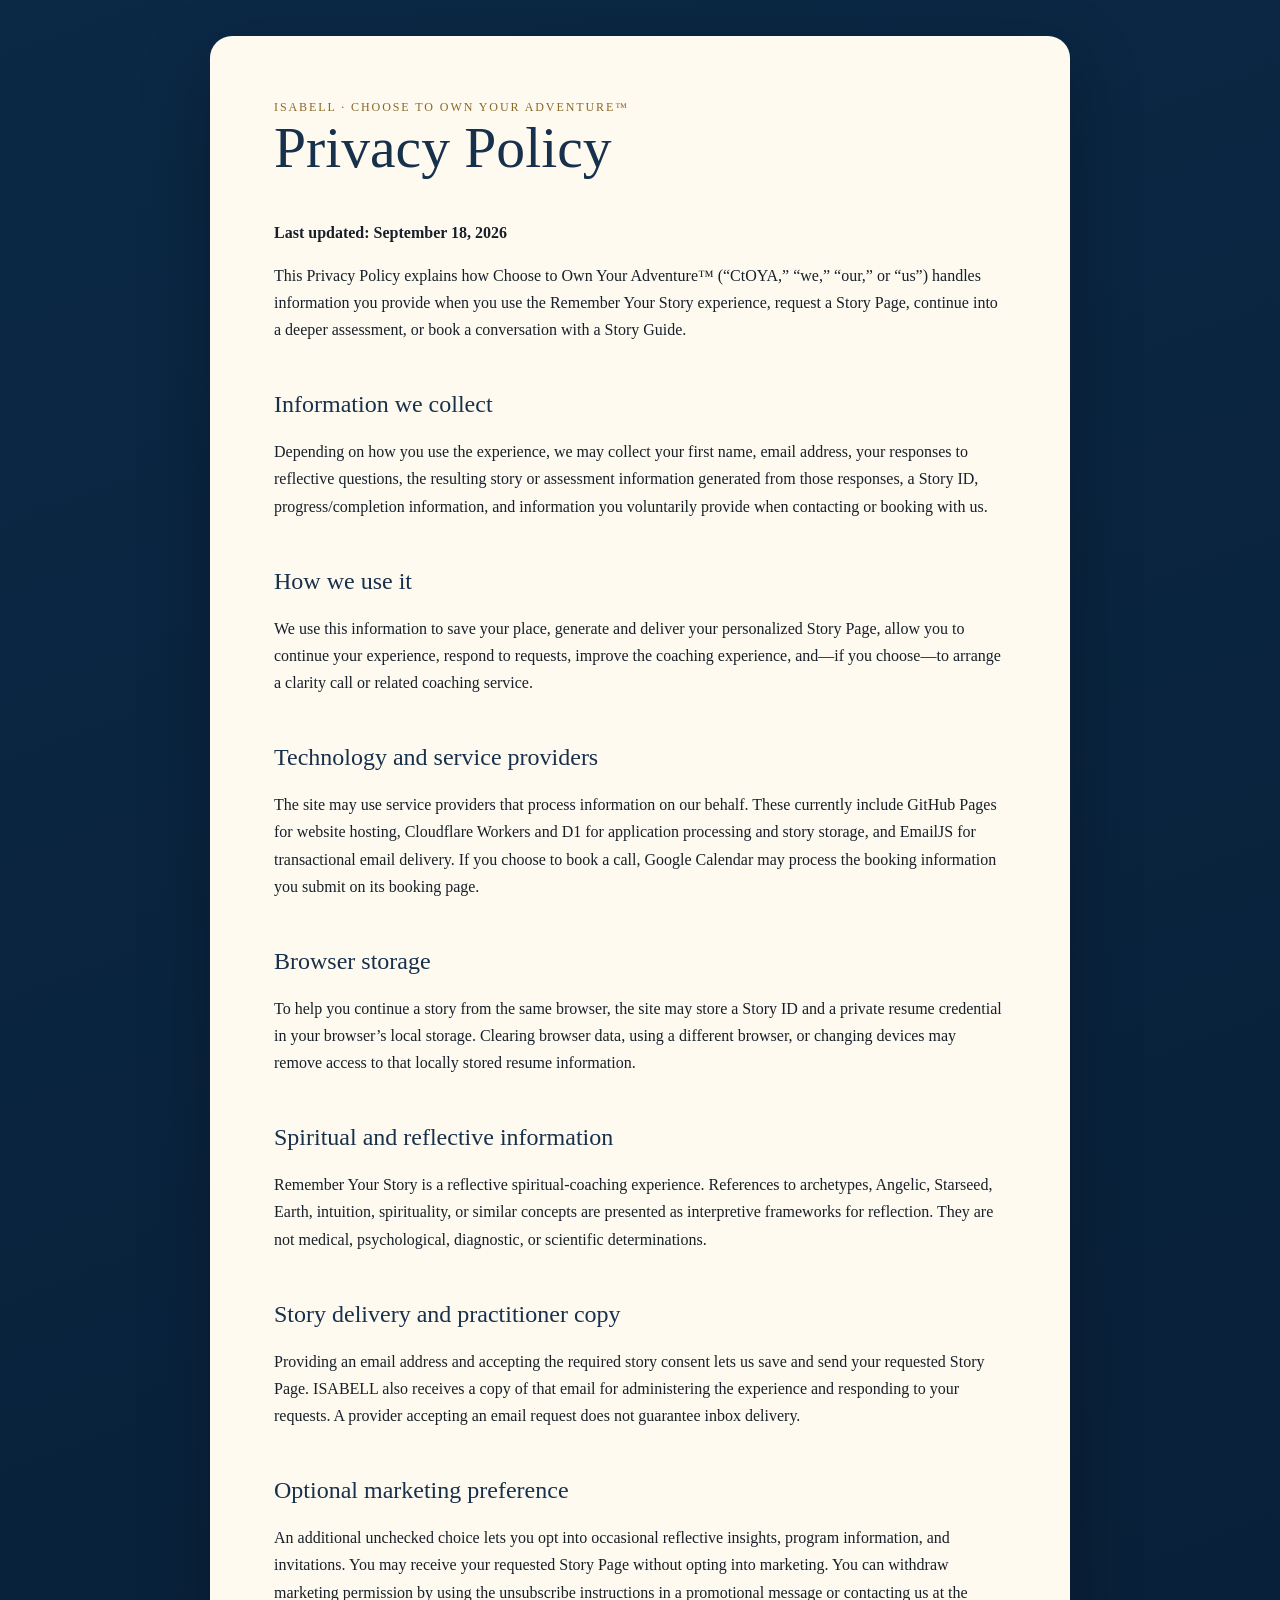
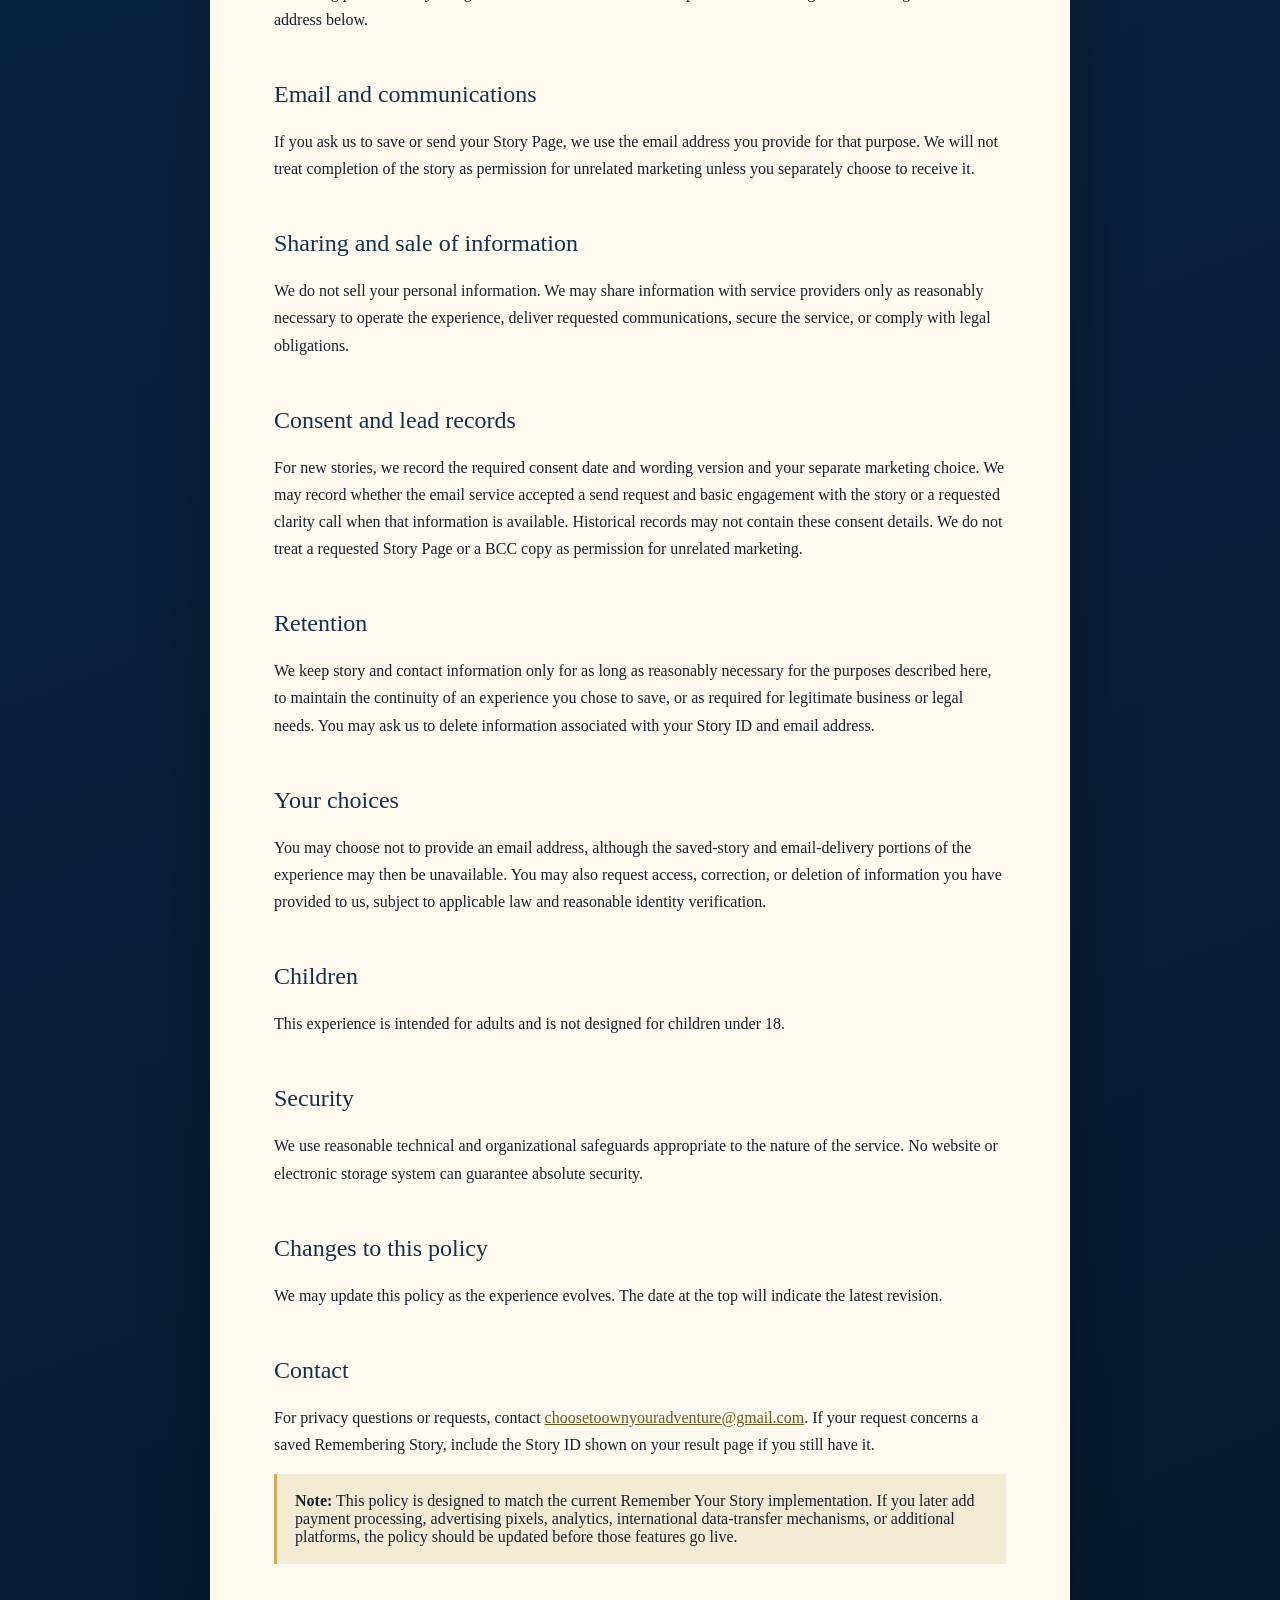
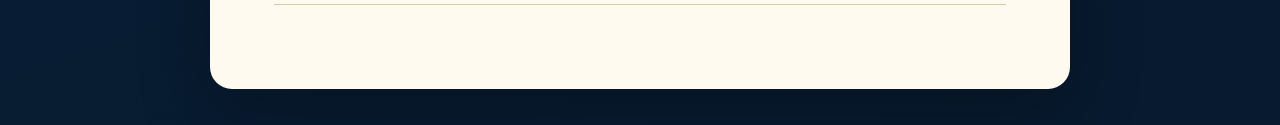
<file: privacy.html>
<!doctype html><html lang="en"><head><meta charset="utf-8"><meta name="viewport" content="width=device-width,initial-scale=1"><title>Privacy Policy | Choose to Own Your Adventure™</title><style>:root{--navy:#071a2f;--gold:#d3ab58;--paper:#fffaf0;--ink:#17202a}*{box-sizing:border-box}body{margin:0;background:linear-gradient(160deg,#0b2845,var(--navy));font-family:Georgia,"Times New Roman",serif;color:var(--ink)}main{width:min(860px,calc(100% - 28px));margin:36px auto;background:var(--paper);padding:clamp(26px,6vw,64px);border-radius:22px;box-shadow:0 24px 70px rgba(0,0,0,.25)}h1,h2{font-weight:500;color:#17304b}h1{font-size:clamp(2rem,6vw,3.6rem);margin-top:0}h2{margin-top:2em}p,li{line-height:1.7}a{color:#73551e}.brand{letter-spacing:.16em;color:#8a6826;text-transform:uppercase;font-size:.75rem}.note{padding:18px;border-left:3px solid var(--gold);background:#f3ead4}footer{margin-top:40px;padding-top:20px;border-top:1px solid #dacba8;font-size:.88rem}</style></head><body><main><div class="brand">ISABELL · CHOOSE TO OWN YOUR ADVENTURE™</div><h1>Privacy Policy</h1><p><strong>Last updated: September 18, 2026</strong></p><p>This Privacy Policy explains how Choose to Own Your Adventure™ (“CtOYA,” “we,” “our,” or “us”) handles information you provide when you use the Remember Your Story experience, request a Story Page, continue into a deeper assessment, or book a conversation with a Story Guide.</p><h2>Information we collect</h2><p>Depending on how you use the experience, we may collect your first name, email address, your responses to reflective questions, the resulting story or assessment information generated from those responses, a Story ID, progress/completion information, and information you voluntarily provide when contacting or booking with us.</p><h2>How we use it</h2><p>We use this information to save your place, generate and deliver your personalized Story Page, allow you to continue your experience, respond to requests, improve the coaching experience, and—if you choose—to arrange a clarity call or related coaching service.</p><h2>Technology and service providers</h2><p>The site may use service providers that process information on our behalf. These currently include GitHub Pages for website hosting, Cloudflare Workers and D1 for application processing and story storage, and EmailJS for transactional email delivery. If you choose to book a call, Google Calendar may process the booking information you submit on its booking page.</p><h2>Browser storage</h2><p>To help you continue a story from the same browser, the site may store a Story ID and a private resume credential in your browser’s local storage. Clearing browser data, using a different browser, or changing devices may remove access to that locally stored resume information.</p><h2>Spiritual and reflective information</h2><p>Remember Your Story is a reflective spiritual-coaching experience. References to archetypes, Angelic, Starseed, Earth, intuition, spirituality, or similar concepts are presented as interpretive frameworks for reflection. They are not medical, psychological, diagnostic, or scientific determinations.</p><h2>Story delivery and practitioner copy</h2><p>Providing an email address and accepting the required story consent lets us save and send your requested Story Page. ISABELL also receives a copy of that email for administering the experience and responding to your requests. A provider accepting an email request does not guarantee inbox delivery.</p><h2>Optional marketing preference</h2><p>An additional unchecked choice lets you opt into occasional reflective insights, program information, and invitations. You may receive your requested Story Page without opting into marketing. You can withdraw marketing permission by using the unsubscribe instructions in a promotional message or contacting us at the address below.</p><h2>Email and communications</h2><p>If you ask us to save or send your Story Page, we use the email address you provide for that purpose. We will not treat completion of the story as permission for unrelated marketing unless you separately choose to receive it.</p><h2>Sharing and sale of information</h2><p>We do not sell your personal information. We may share information with service providers only as reasonably necessary to operate the experience, deliver requested communications, secure the service, or comply with legal obligations.</p><h2>Consent and lead records</h2><p>For new stories, we record the required consent date and wording version and your separate marketing choice. We may record whether the email service accepted a send request and basic engagement with the story or a requested clarity call when that information is available. Historical records may not contain these consent details. We do not treat a requested Story Page or a BCC copy as permission for unrelated marketing.</p><h2>Retention</h2><p>We keep story and contact information only for as long as reasonably necessary for the purposes described here, to maintain the continuity of an experience you chose to save, or as required for legitimate business or legal needs. You may ask us to delete information associated with your Story ID and email address.</p><h2>Your choices</h2><p>You may choose not to provide an email address, although the saved-story and email-delivery portions of the experience may then be unavailable. You may also request access, correction, or deletion of information you have provided to us, subject to applicable law and reasonable identity verification.</p><h2>Children</h2><p>This experience is intended for adults and is not designed for children under 18.</p><h2>Security</h2><p>We use reasonable technical and organizational safeguards appropriate to the nature of the service. No website or electronic storage system can guarantee absolute security.</p><h2>Changes to this policy</h2><p>We may update this policy as the experience evolves. The date at the top will indicate the latest revision.</p><h2>Contact</h2><p>For privacy questions or requests, contact <a href="mailto:choosetoownyouradventure@gmail.com">choosetoownyouradventure@gmail.com</a>. If your request concerns a saved Remembering Story, include the Story ID shown on your result page if you still have it.</p><div class="note"><strong>Note:</strong> This policy is designed to match the current Remember Your Story implementation. If you later add payment processing, advertising pixels, analytics, international data-transfer mechanisms, or additional platforms, the policy should be updated before those features go live.</div><footer><a href="./" onclick="if (document.referrer && new URL(document.referrer).origin === location.origin) { history.back(); return false; }"></footer></main></body></html>
</file>
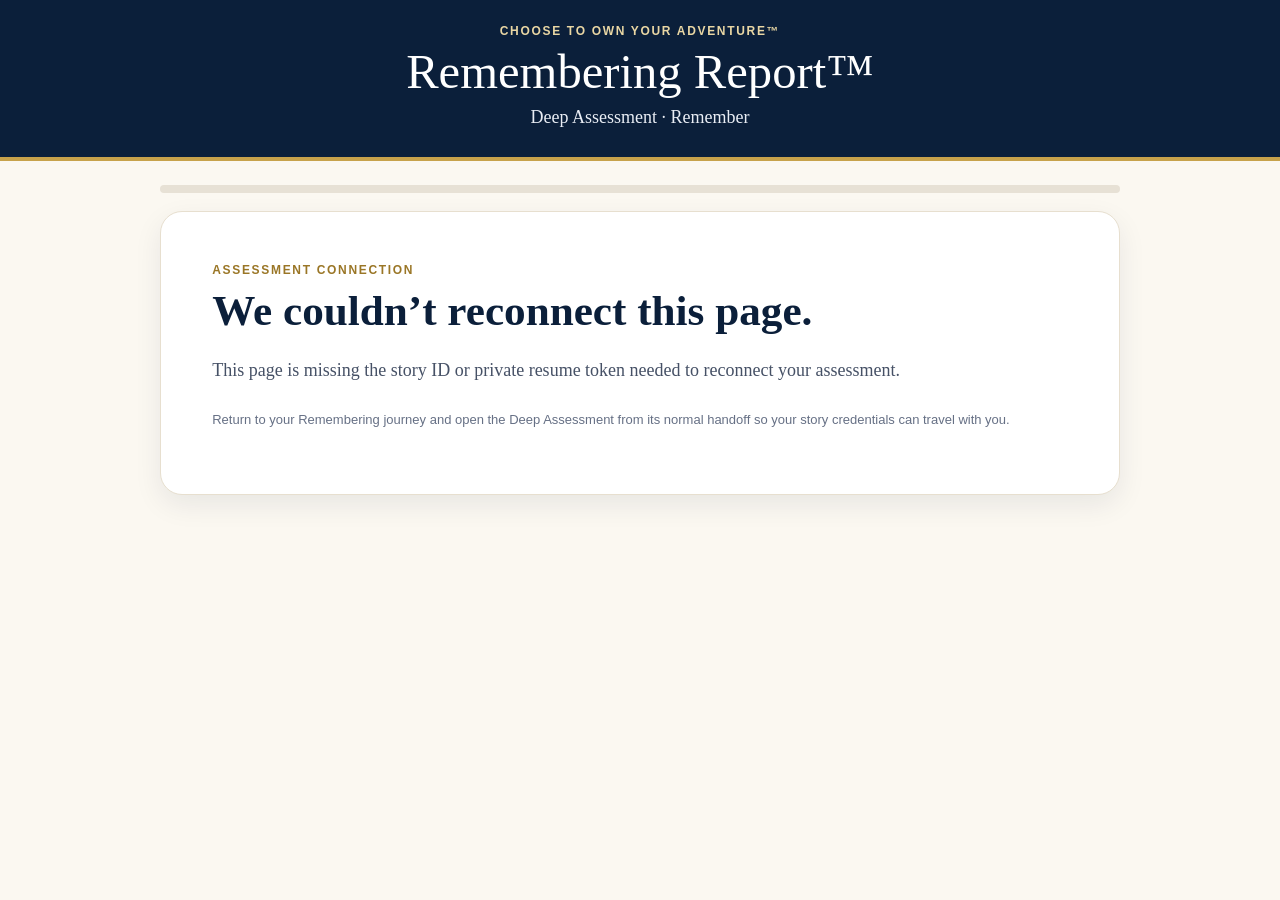
<file: remembering-deep-assessment-essence-v1.html>
<!doctype html>
<html lang="en"><head><meta charset="utf-8"><meta name="viewport" content="width=device-width,initial-scale=1">
<title>Remembering Report™ — Deep Assessment</title>
<style>
:root{--navy:#0b1f3a;--gold:#c7a24b;--cream:#fbf8f1;--ink:#172033;--muted:#667085;--line:#e7dfcf}
*{box-sizing:border-box}body{margin:0;font-family:Georgia,"Times New Roman",serif;background:var(--cream);color:var(--ink)}
.top{background:var(--navy);color:#fff;padding:24px 18px;border-bottom:4px solid var(--gold)}.brand{max-width:860px;margin:auto;text-align:center}
.eyebrow,.kicker{font:700 12px Arial,sans-serif;letter-spacing:.14em;text-transform:uppercase;color:#9a7626}.top .eyebrow{color:#ead7a4}
.brand h1{margin:6px 0 3px;font-size:clamp(26px,4vw,38px)}.brand p{margin:0;color:#e9edf4}
.wrap{max-width:860px;margin:30px auto;padding:0 18px 48px}.progress-shell{height:8px;background:#e7e1d5;border-radius:999px;overflow:hidden;margin-bottom:18px}
.progress{height:100%;width:0;background:var(--gold);transition:width .2s}.card{background:#fff;border:1px solid var(--line);border-radius:18px;padding:clamp(22px,5vw,42px);box-shadow:0 10px 28px rgba(11,31,58,.08)}
h2{color:var(--navy);font-size:clamp(24px,4vw,34px);margin:8px 0 12px}.intro{line-height:1.65;color:#465166;margin-bottom:24px}
.qmeta{font:600 13px Arial,sans-serif;color:var(--muted);margin-bottom:10px}.question{font-size:clamp(21px,3vw,28px);line-height:1.3;margin:0 0 22px;color:var(--navy)}
.options{display:grid;gap:12px}.option{display:flex;gap:12px;align-items:flex-start;padding:16px;border:1px solid #d8dce3;border-radius:12px;cursor:pointer;line-height:1.45}
.option:hover{border-color:#b8994d}.option.selected{border:2px solid var(--gold);background:#fffaf0;padding:15px}.option input{margin-top:4px;accent-color:var(--navy)}
.actions{display:flex;justify-content:space-between;gap:12px;margin-top:26px}button{border:0;border-radius:999px;padding:12px 20px;font:700 14px Arial,sans-serif;cursor:pointer}
.primary{background:var(--navy);color:#fff}.secondary{background:#eef1f5;color:var(--navy)}button:disabled{opacity:.45;cursor:not-allowed}
.status{font:13px Arial,sans-serif;color:var(--muted);text-align:center;margin-top:16px;min-height:18px}.status.error{color:#9b2c2c}.done{text-align:center}.mark{font-size:38px;color:#8a6a1f}
.small{font:13px/1.55 Arial,sans-serif;color:var(--muted)}.hidden{display:none!important}@media(max-width:560px){.actions{flex-direction:column-reverse}.actions button{width:100%}}
</style><link rel="stylesheet" href="remembering-layout.css?v=20261003">
</head><body>
<header class="top"><div class="brand"><div class="eyebrow">Choose to Own Your Adventure™</div><h1>Remembering Report™</h1><p>Deep Assessment · Remember</p></div></header>
<main class="wrap"><div class="progress-shell"><div id="progress" class="progress"></div></div><section class="card">
<div id="loading"><div class="kicker">Deep Assessment</div><h2>Opening your assessment…</h2><p class="intro">We’re reconnecting this page to your Remembering story and restoring any saved responses.</p></div>
<div id="quiz" class="hidden"><div id="sectionKicker" class="kicker">Remember · Essence Orientation</div><h2 id="sectionTitle">Notice what resonates.</h2><p id="sectionIntro" class="intro">Choose the response that feels closest to your experience. There are no right or wrong answers.</p><div id="qmeta" class="qmeta"></div><h3 id="question" class="question"></h3><div id="options" class="options"></div><div class="actions"><button id="back" class="secondary">Back</button><button id="next" class="primary" disabled>Save &amp; Continue</button></div><div id="status" class="status"></div></div>
<div id="done" class="done hidden"><div class="mark">✓</div><div class="kicker">Remember Profile Checkpointed</div><h2>Your Essence and Soul Detail are safely saved.</h2><p class="intro">This build now scores Essence, opens the matching Soul Detail branch, applies the frozen Soul Detail tie-break rules when needed, and saves the profile to your assessment record. Soul Signature is the next build slice.</p><div id="doneStatus" class="status"></div></div>
<div id="error" class="hidden"><div class="kicker">Assessment connection</div><h2>We couldn’t reconnect this page.</h2><p id="errorText" class="intro"></p><p class="small">Return to your Remembering journey and open the Deep Assessment from its normal handoff so your story credentials can travel with you.</p></div>
</section></main>
<script>
const CONFIG={API:"https://remembering-story-api.choosetoownyouradventure.workers.dev",assessmentVersion:"assessment-v1",questionBankVersion:"question-bank-v1.0",scoringVersion:"scoring-v1.0"};

const ESSENCE_Q=[
{id:"E01",prompt:"When you think about what makes life meaningful, which feels closest?",options:[["EARTH","Fully participating in relationships, work, creativity and ordinary human life."],["STARSEED","Exploring possibilities beyond conventional ways of thinking or organizing life."],["ANGELIC","Helping restore, protect, comfort or reconcile what feels wounded or divided."]]},
{id:"E02",prompt:"Which frustration feels most familiar?",options:[["EARTH","I have ideas and values, but I want them to become something tangible."],["STARSEED","I often see possibilities that other people do not seem ready to consider."],["ANGELIC","I notice suffering or disharmony and feel compelled to help."]]},
{id:"E03",prompt:"What most naturally captures your attention?",options:[["EARTH","What can be built, improved or made workable in everyday life."],["STARSEED","Patterns, possibilities and perspectives that challenge the usual explanation."],["ANGELIC","The emotional, relational or spiritual well-being of people involved."]]},
{id:"E04",prompt:"Which kind of contribution leaves you most satisfied?",options:[["EARTH","Creating something useful, stable or tangible that improves real life."],["STARSEED","Introducing a fresh possibility, framework or future-oriented way of seeing."],["ANGELIC","Helping someone feel safer, restored, connected or more whole."]]},
{id:"E05",prompt:"Which experience drains you most?",options:[["EARTH","Too much abstraction without a practical next step."],["STARSEED","Feeling constrained by rigid assumptions or “this is how it has always been done.”"],["ANGELIC","Being around unresolved pain, conflict or suffering I cannot help ease."]]},
{id:"E06",prompt:"When you feel deeply aligned, which statement fits best?",options:[["EARTH","I feel present, rooted and able to participate fully in the life in front of me."],["STARSEED","I feel free to explore, imagine and translate unusual possibilities into something meaningful."],["ANGELIC","I feel connected to compassion, protection, reconciliation and service."]]}
];

const ESSENCE_CLARIFIERS={
"EARTH|STARSEED":[
{id:"EC-ES-01",prompt:"When practicality and possibility pull in different directions, which matters more at first?",options:[["EARTH","Find the workable next step."],["STARSEED","Protect the larger possibility long enough to explore it."]]},
{id:"EC-ES-02",prompt:"Which feels more like your contribution?",options:[["EARTH","Make life more grounded and functional."],["STARSEED","Expand what people believe is possible."]]},
{id:"EC-ES-03",prompt:"Which kind of evidence persuades you most?",options:[["EARTH","Something I can test in everyday life."],["STARSEED","A pattern that opens a coherent new possibility worth testing."]]}
],
"ANGELIC|EARTH":[
{id:"EC-EA-01",prompt:"When someone is struggling, what is your first instinct?",options:[["EARTH","Help identify a concrete next step."],["ANGELIC","Help them feel supported, protected or reconciled."]]},
{id:"EC-EA-02",prompt:"Which role feels more natural?",options:[["EARTH","Builder/stabilizer."],["ANGELIC","Restorer/protector."]]},
{id:"EC-EA-03",prompt:"What makes service feel complete?",options:[["EARTH","Something now works better in real life."],["ANGELIC","Someone feels more whole, safe or connected."]]}
],
"ANGELIC|STARSEED":[
{id:"EC-SA-01",prompt:"When you encounter a painful problem, which impulse comes first?",options:[["STARSEED","Look for a new framework or possibility."],["ANGELIC","Look for what would restore or protect the people involved."]]},
{id:"EC-SA-02",prompt:"Which description fits your sensitivity better?",options:[["STARSEED","I am sensitive to patterns, ideas and possibilities others may overlook."],["ANGELIC","I am sensitive to suffering, relational tension and what needs care."]]},
{id:"EC-SA-03",prompt:"What feels most like “service” to you?",options:[["STARSEED","Bringing a different possibility into view."],["ANGELIC","Helping repair, reconcile, protect or uplift."]]}
]};

const DETAIL_Q={
EARTH:[
{id:"SD-E01",prompt:"When life feels deeply meaningful, which experience comes closest?",options:[["EARTH_HEARTH","A sense of home, trust or belonging with people who matter."],["EARTH_GARDEN","Watching something I have tended become more alive, capable or real."],["EARTH_COMMONS","Helping a group, place or shared responsibility work better for everyone."]]},
{id:"SD-E02",prompt:"Which kind of loss or disruption tends to affect you most deeply?",options:[["EARTH_HEARTH","Feeling uprooted, disconnected or as though important bonds have frayed."],["EARTH_GARDEN","Watching something with potential be neglected, rushed or unable to develop."],["EARTH_COMMONS","Seeing a community or shared system become careless, unfair or fragmented."]]},
{id:"SD-E03",prompt:"What kind of ordinary moment can feel surprisingly sacred?",options:[["EARTH_HEARTH","A meal, conversation, tradition or familiar place that creates belonging."],["EARTH_GARDEN","Working with my hands, body, home, craft, garden or project and seeing gradual progress."],["EARTH_COMMONS","People cooperating well, showing up for one another or improving a shared environment."]]},
{id:"SD-E04",prompt:"If you had more time and resources, what would feel most satisfying to strengthen?",options:[["EARTH_HEARTH","The quality and continuity of the relationships and home life around me."],["EARTH_GARDEN","Something tangible I could nurture, build or grow over time."],["EARTH_COMMONS","A community, institution, neighborhood or shared resource that could serve people better."]]},
{id:"SD-E05",prompt:"Which phrase feels most like alignment?",options:[["EARTH_HEARTH","I belong here, and the people I love know I am present."],["EARTH_GARDEN","I am tending something that is becoming more fully what it can be."],["EARTH_COMMONS","I am contributing to something larger than my private life in a practical way."]]},
{id:"SD-E06",prompt:"When you imagine leaving a meaningful legacy, what matters most?",options:[["EARTH_HEARTH","People remember the love, continuity or sense of home I helped create."],["EARTH_GARDEN","Something I cultivated continues to grow, teach, nourish or create value."],["EARTH_COMMONS","The places or systems I touched are more humane, useful or connected because I participated."]]}
],
STARSEED:[
{id:"SD-S01",prompt:"What most reliably captures your attention?",options:[["STAR_HORIZON","What could exist that people have not seriously imagined yet."],["STAR_PATTERN","Connections among ideas, events or systems that seem to reveal a larger pattern."],["STAR_BRIDGE","How an unusual idea could be translated into something people can understand and use."]]},
{id:"SD-S02",prompt:"Which frustration feels most familiar?",options:[["STAR_HORIZON","People treating current limitations as though they define what will always be possible."],["STAR_PATTERN","People focusing on isolated pieces and missing how the pieces influence one another."],["STAR_BRIDGE","Ideas that remain inspiring or abstract but never become understandable or usable in ordinary life."]]},
{id:"SD-S03",prompt:"What kind of insight feels most energizing?",options:[["STAR_HORIZON","A glimpse of a new direction, model or possibility."],["STAR_PATTERN","A moment when seemingly unrelated information suddenly fits together."],["STAR_BRIDGE","Finding the language or structure that makes a complex/unusual idea accessible."]]},
{id:"SD-S04",prompt:"If you could contribute one thing to a changing world, what sounds most meaningful?",options:[["STAR_HORIZON","Expand the range of possibilities people are willing to consider."],["STAR_PATTERN","Help people understand deeper systems and connections shaping what they experience."],["STAR_BRIDGE","Help promising ideas cross from unconventional spaces into practical life."]]},
{id:"SD-S05",prompt:"Which statement sounds most like you at your best?",options:[["STAR_HORIZON","I can see beyond the assumptions of the present moment."],["STAR_PATTERN","I can see relationships and patterns that help the whole picture make more sense."],["STAR_BRIDGE","I can stand between different languages or worlds and make translation possible."]]},
{id:"SD-S06",prompt:"When an idea matters to you, what do you most want to do with it?",options:[["STAR_HORIZON","Explore where it could lead if we stopped assuming the old limits."],["STAR_PATTERN","Understand how it connects with other ideas and what system it belongs to."],["STAR_BRIDGE","Turn it into an explanation, model, tool or experience another person can actually use."]]}
],
ANGELIC:[
{id:"SD-A01",prompt:"What kind of situation most quickly activates your sense that something matters?",options:[["ANGEL_SHELTER","Someone or something vulnerable needs protection, advocacy or safer conditions."],["ANGEL_MERCY","Someone is hurting and could benefit from compassion, comfort or restoration."],["ANGEL_CONCORD","People or parts of a situation are divided and need a path toward understanding or workable peace."]]},
{id:"SD-A02",prompt:"Which kind of suffering is hardest for you to ignore?",options:[["ANGEL_SHELTER","Threat, intimidation, vulnerability or lack of safety."],["ANGEL_MERCY","Pain, grief, exhaustion or the feeling that someone has been emotionally abandoned."],["ANGEL_CONCORD","Conflict, estrangement, polarization or people who cannot hear one another."]]},
{id:"SD-A03",prompt:"What feels most satisfying when you have genuinely helped?",options:[["ANGEL_SHELTER","There is more safety, protection or room to breathe."],["ANGEL_MERCY","Someone feels less alone, more restored or more able to care for themselves."],["ANGEL_CONCORD","People or competing parts can relate with more honesty, dignity or cooperation."]]},
{id:"SD-A04",prompt:"Which boundary lesson is most important for your growth?",options:[["ANGEL_SHELTER","Protecting does not mean controlling every outcome."],["ANGEL_MERCY","Compassion does not require absorbing another person’s pain."],["ANGEL_CONCORD","Peace does not require erasing real differences or avoiding necessary conflict."]]},
{id:"SD-A05",prompt:"Which phrase feels most like your deepest contribution?",options:[["ANGEL_SHELTER","Create safety without taking away agency."],["ANGEL_MERCY","Offer care without becoming the source of another person’s wholeness."],["ANGEL_CONCORD","Create connection without forcing agreement."]]},
{id:"SD-A06",prompt:"When you imagine your influence at its healthiest, what do you hope people experience?",options:[["ANGEL_SHELTER","They feel safer, more protected and more able to stand on their own."],["ANGEL_MERCY","They feel seen, cared for and more capable of healing or restoring themselves."],["ANGEL_CONCORD","They can hold complexity, difference or conflict with greater dignity and connection."]]}
]};

const DETAIL_TIES={
"EARTH_GARDEN|EARTH_HEARTH":{id:"SD-ET1",prompt:"Which loss would feel more personal?",options:[["EARTH_HEARTH","Losing a sense of home/belonging."],["EARTH_GARDEN","Watching something I cared for fail to develop."]]},
"EARTH_COMMONS|EARTH_HEARTH":{id:"SD-ET2",prompt:"Which achievement would matter more?",options:[["EARTH_HEARTH","Creating enduring belonging for people close to me."],["EARTH_COMMONS","Improving a shared environment or system for many people."]]},
"EARTH_COMMONS|EARTH_GARDEN":{id:"SD-ET3",prompt:"Which result feels more satisfying?",options:[["EARTH_GARDEN","Seeing something I directly cultivated flourish."],["EARTH_COMMONS","Seeing a collective space or system work better."]]},
"STAR_HORIZON|STAR_PATTERN":{id:"SD-ST1",prompt:"Which excites you more?",options:[["STAR_HORIZON","A possibility nobody has tried yet."],["STAR_PATTERN","A connection that suddenly makes many pieces make sense."]]},
"STAR_BRIDGE|STAR_HORIZON":{id:"SD-ST2",prompt:"Which contribution feels more like yours?",options:[["STAR_HORIZON","Opening a new possibility."],["STAR_BRIDGE","Making an unconventional possibility usable for others."]]},
"STAR_BRIDGE|STAR_PATTERN":{id:"SD-ST3",prompt:"Which comes first naturally?",options:[["STAR_PATTERN","I want to understand the whole pattern."],["STAR_BRIDGE","I want to translate the idea so it can cross into practice."]]},
"ANGEL_MERCY|ANGEL_SHELTER":{id:"SD-AT1",prompt:"What do you notice first in distress?",options:[["ANGEL_SHELTER","What would make this safer?"],["ANGEL_MERCY","What would help this hurt less and feel less alone?"]]},
"ANGEL_CONCORD|ANGEL_SHELTER":{id:"SD-AT2",prompt:"Which outcome draws you more?",options:[["ANGEL_SHELTER","Clearer protection and boundaries."],["ANGEL_CONCORD","A more workable relationship among divided sides."]]},
"ANGEL_CONCORD|ANGEL_MERCY":{id:"SD-AT3",prompt:"Which form of help feels more natural?",options:[["ANGEL_MERCY","Comfort and restoration."],["ANGEL_CONCORD","Reconciliation and renewed connection."]]}
};



const MISSIONS=["NURTURE","CREATE","MOBILIZE","ILLUMINATE","EXPRESS","AWAKEN"];
const MISSION_LABELS={NURTURE:"Nurture",CREATE:"Create",MOBILIZE:"Mobilize",ILLUMINATE:"Illuminate",EXPRESS:"Express",AWAKEN:"Awaken"};
// Mission wording repair: six contexts, stable category codes and scoring.
const MISSION_Q=[
  {
    "id": "M01",
    "prompt": "If your work could create one kind of change, which would satisfy you most?",
    "options": [
      [
        "NURTURE",
        "People have more dependable care, support or belonging."
      ],
      [
        "CREATE",
        "An original design, experience or solution exists where none did before."
      ],
      [
        "MOBILIZE",
        "People have taken a needed step and change is underway."
      ],
      [
        "ILLUMINATE",
        "A confusing subject has become clear enough to understand."
      ],
      [
        "EXPRESS",
        "An overlooked idea or experience has found a voice."
      ],
      [
        "AWAKEN",
        "People have reconnected with values, meaning or a sense of purpose."
      ]
    ]
  },
  {
    "id": "M02",
    "prompt": "Which effect do you most want your presence to have on other people?",
    "options": [
      [
        "NURTURE",
        "They feel supported enough to meet what they are facing."
      ],
      [
        "CREATE",
        "They feel free to imagine and make something of their own."
      ],
      [
        "MOBILIZE",
        "They feel ready to act on something that matters."
      ],
      [
        "ILLUMINATE",
        "They understand a situation that previously felt confusing."
      ],
      [
        "EXPRESS",
        "They feel able to put their experience into words or expression."
      ],
      [
        "AWAKEN",
        "They remember what matters to them and why."
      ]
    ]
  },
  {
    "id": "M03",
    "prompt": "When an idea matters to you, what do you most want to do with it?",
    "options": [
      [
        "NURTURE",
        "Use it to make daily life more caring or supportive."
      ],
      [
        "CREATE",
        "Develop it into an original object, design or experience."
      ],
      [
        "MOBILIZE",
        "Turn it into a practical plan and get the first step moving."
      ],
      [
        "ILLUMINATE",
        "Investigate it and explain how it works."
      ],
      [
        "EXPRESS",
        "Give it a story, image or message that people can connect with."
      ],
      [
        "AWAKEN",
        "Explore how it connects people with their deeper values or calling."
      ]
    ]
  },
  {
    "id": "M04",
    "prompt": "Which description sounds most like “impact” to you?",
    "options": [
      [
        "NURTURE",
        "A need is met and care becomes more dependable."
      ],
      [
        "CREATE",
        "A new possibility takes form and can be experienced."
      ],
      [
        "MOBILIZE",
        "A stalled situation moves into purposeful action."
      ],
      [
        "ILLUMINATE",
        "Better understanding changes how people see a problem."
      ],
      [
        "EXPRESS",
        "Something previously unspoken can be heard or seen."
      ],
      [
        "AWAKEN",
        "People begin living with greater meaning and alignment."
      ]
    ]
  },
  {
    "id": "M05",
    "prompt": "Imagine your best work reaching many people. What is it doing for them?",
    "options": [
      [
        "NURTURE",
        "Making everyday life more supportive and connected."
      ],
      [
        "CREATE",
        "Offering a new design, tool or experience people can use."
      ],
      [
        "MOBILIZE",
        "Helping people organize, decide and take a meaningful step."
      ],
      [
        "ILLUMINATE",
        "Making a complex subject accessible and understandable."
      ],
      [
        "EXPRESS",
        "Helping people recognize and express experiences they could not name."
      ],
      [
        "AWAKEN",
        "Inviting people to reconnect with purpose and live their values."
      ]
    ]
  },
  {
    "id": "M06",
    "prompt": "At the end of a meaningful season of work, which result would make you think, “Yes—that was worth doing”?",
    "options": [
      [
        "NURTURE",
        "People received care or support that made a real difference."
      ],
      [
        "CREATE",
        "I brought an original idea into a form others could experience."
      ],
      [
        "MOBILIZE",
        "A meaningful change happened because we followed through."
      ],
      [
        "ILLUMINATE",
        "We gained understanding that others can build on."
      ],
      [
        "EXPRESS",
        "A story or message reached people and gave something important a voice."
      ],
      [
        "AWAKEN",
        "People chose a more meaningful direction that felt true to them."
      ]
    ]
  }
];

const MISSION_WORDING_REVISION="mission-context-options-2026-10-04";
const VOCATIONS=["SERVER","ARTISAN","WARRIOR","SCHOLAR","SAGE","PRIEST"];
const VOCATION_LABELS={SERVER:"Server",ARTISAN:"Artisan",WARRIOR:"Warrior",SCHOLAR:"Scholar",SAGE:"Sage",PRIEST:"Priest"};
const VOCATION_Q=[
{id:"V01",prompt:"A group you care about is struggling. What do you notice yourself wanting to do first?",options:[["SERVER","Make sure the people most affected are supported."],["ARTISAN","Imagine a different way the situation could be approached."],["WARRIOR","Take action and get things moving."],["SCHOLAR","Understand what is actually happening before deciding."],["SAGE","Find language that helps everyone understand it differently."],["PRIEST","Reconnect the group with the deeper meaning or purpose involved."]]},
{id:"V02",prompt:"You are given an open-ended project. Which role do you naturally gravitate toward?",options:[["SERVER","Make it useful and supportive for the people it serves."],["ARTISAN","Shape something original, beautiful or inventive."],["WARRIOR","Set a target and drive it toward completion."],["SCHOLAR","Research, organize and make the system make sense."],["SAGE","Give it a compelling voice, message or story."],["PRIEST","Ensure it serves a meaningful transformation or calling."]]},
{id:"V03",prompt:"A conflict is stalling progress. What contribution feels most natural?",options:[["SERVER","Help each person feel heard and cared for."],["ARTISAN","Find a creative option no one has tried."],["WARRIOR","Name the issue directly and move toward resolution."],["SCHOLAR","Separate facts, assumptions and missing information."],["SAGE","Reframe the conversation so people can hear each other."],["PRIEST","Bring everyone back to the values or purpose underneath the conflict."]]},
{id:"V04",prompt:"You enter a room where no one knows what to do next. What do you instinctively offer?",options:[["SERVER","Notice who needs support and quietly strengthen the group."],["ARTISAN","Offer an unconventional solution or prototype."],["WARRIOR","Organize action and establish momentum."],["SCHOLAR","Ask the questions that clarify what is really going on."],["SAGE","Give the group a clear message, narrative or rallying point."],["PRIEST","Name the deeper purpose and invite people back into alignment."]]},
{id:"V05",prompt:"You learn something important. What do you most want to do with it?",options:[["SERVER","Use it to help someone who needs it."],["ARTISAN","Turn it into something new or expressive."],["WARRIOR","Apply it immediately to produce a result."],["SCHOLAR","Study it further and connect it to a larger body of knowledge."],["SAGE","Teach or communicate it in an engaging way."],["PRIEST","Use it to help people connect with meaning, values or transformation."]]},
{id:"V06",prompt:"A community problem keeps repeating. Where does your attention go first?",options:[["SERVER","Who is being underserved or unsupported?"],["ARTISAN","What new design or approach might solve this?"],["WARRIOR","What action or boundary has not yet been taken?"],["SCHOLAR","What pattern or missing evidence explains the recurrence?"],["SAGE","What conversation or message keeps failing?"],["PRIEST","What deeper value, belief or sense of purpose has been lost?"]]},
{id:"V07",prompt:"Someone asks what makes your work meaningful. Which answer feels closest?",options:[["SERVER","I make people’s lives easier, safer or more supported."],["ARTISAN","I create what did not exist before."],["WARRIOR","I help people act, decide or move."],["SCHOLAR","I help people understand complexity."],["SAGE","I help people see, hear or express something differently."],["PRIEST","I help people reconnect with meaning and what they are here to serve."]]},
{id:"V08",prompt:"When a plan fails, which response comes most naturally?",options:[["SERVER","Check who needs help and restore stability."],["ARTISAN","Experiment with another possibility."],["WARRIOR","Regroup and take the next decisive action."],["SCHOLAR","Analyze what failed and why."],["SAGE","Change the framing or communication."],["PRIEST","Ask what the setback is revealing about purpose or alignment."]]},
{id:"V09",prompt:"Which compliment would feel most deeply accurate?",options:[["SERVER","You make people feel genuinely supported."],["ARTISAN","You see possibilities no one else sees."],["WARRIOR","You are brave enough to make things happen."],["SCHOLAR","You understand things deeply."],["SAGE","You know how to say what everyone is trying to say."],["PRIEST","You help people remember what truly matters."]]},
{id:"V10",prompt:"If you had one day to contribute with no concern about status, what would you most want to do?",options:[["SERVER","Care for or assist people directly."],["ARTISAN","Make, design or invent something."],["WARRIOR","Lead an effort that creates change."],["SCHOLAR","Study, investigate or organize knowledge."],["SAGE","Teach, speak, write or tell stories."],["PRIEST","Guide reflection, meaning, healing or spiritual growth."]]},
{id:"V11",prompt:"When people seek you out, what are they most often hoping you will provide?",options:[["SERVER","Steady support and practical care."],["ARTISAN","Original ideas and creative solutions."],["WARRIOR","Courage, advocacy and decisive movement."],["SCHOLAR","Analysis, research and reliable understanding."],["SAGE","Communication, perspective and expression."],["PRIEST","Guidance around meaning, values and transformation."]]},
{id:"V12",prompt:"Which kind of legacy feels most meaningful?",options:[["SERVER","People were better supported because I was here."],["ARTISAN","Something original exists because I created it."],["WARRIOR","Important change happened because I acted."],["SCHOLAR","Useful understanding was preserved or clarified."],["SAGE","Ideas and stories reached people because I gave them voice."],["PRIEST","People lived with greater meaning and alignment because I helped awaken it."]]}
];
function vocationClarifiers(a,b){
 const src=["V01","V09","V11"];
 return src.map((id,i)=>{
   const q=VOCATION_Q.find(x=>x.id===id);
   return {id:`VC-${a}-${b}-${i+1}`,prompt:["Under pressure, which contribution feels more naturally yours?","Which satisfying outcome feels more like your contribution?","When others seek you out, which role feels more familiar?"][i],options:q.options.filter(x=>x[0]===a||x[0]===b)};
 });
}

const DETAIL_LABELS={
EARTH_HEARTH:"The Hearth",EARTH_GARDEN:"The Garden",EARTH_COMMONS:"The Commons",
STAR_HORIZON:"The Horizon",STAR_PATTERN:"The Pattern",STAR_BRIDGE:"The Bridge",
ANGEL_SHELTER:"The Shelter",ANGEL_MERCY:"The Mercy",ANGEL_CONCORD:"The Concord"
};
const ESSENCE_LABELS={EARTH:"Earth-Based",STARSEED:"Starseed / Interplanetary",ANGELIC:"Angelic"};

const storyId=(sessionStorage.getItem("ctya_assessment_story_id")||localStorage.getItem("ctoya_story_id")||"").trim();
const resumeToken=(sessionStorage.getItem("ctya_assessment_resume_token")||localStorage.getItem("ctoya_resume_token")||"").trim();
// Keep the assessment credentials only in this tab's session storage so refresh/resume works during the assessment.
if(storyId)sessionStorage.setItem("ctya_assessment_story_id",storyId);
if(resumeToken)sessionStorage.setItem("ctya_assessment_resume_token",resumeToken);

let assessment=null,allAnswers={},profile={},phase="essence",queue=[],index=0,sectionAnswers={};
const $=id=>document.getElementById(id);
function show(id){["loading","quiz","done","error"].forEach(x=>$(x).classList.toggle("hidden",x!==id))}
function fail(m){$("errorText").textContent=m;show("error")}
async function api(method,body){
 const headers={"Content-Type":"application/json"}; if(method==="GET")headers["X-Story-Token"]=resumeToken;
 const o={method,headers}; if(method!=="GET")o.body=JSON.stringify({resume_token:resumeToken,...(body||{})});
 const r=await fetch(`${CONFIG.API}/stories/${encodeURIComponent(storyId)}/assessment`,o);
 let d={};try{d=await r.json()}catch{}
 if(!r.ok)throw new Error(d.error||`Assessment request failed (${r.status}).`); return d
}
function counts(obj,keys){const out=Object.fromEntries(keys.map(k=>[k,0]));Object.values(obj||{}).forEach(v=>{if(v in out)out[v]+=2});return out}
function ranked(scores){return Object.entries(scores).sort((a,b)=>b[1]-a[1])}
function confidenceFromMargin(m){return m>=15?"HIGH":m>=8?"MODERATE":"BLENDED"}
function essenceResult(){
 const base=counts(allAnswers.essence,["EARTH","STARSEED","ANGELIC"]);
 const r=ranked(base), max=12, margin=((r[0][1]-r[1][1])/max)*100;
 const pair=[r[0][0],r[1][0]].sort().join("|");
 const clar=allAnswers.essence_clarifiers||{};
 let final={...base};
 Object.values(clar).forEach(v=>{if(v in final)final[v]+=2});
 const fr=ranked(final), finalMax=12+Object.keys(clar).length*2, finalMargin=((fr[0][1]-fr[1][1])/finalMax)*100;
 return {baseScores:base,baseRanking:r,needsClarifier:(r[0][1]-r[1][1])<2||margin<15,pair,finalScores:final,primary:fr[0][0],runnerUp:fr[1][0],margin:Math.round(finalMargin*10)/10,confidence:confidenceFromMargin(finalMargin)}
}
function detailBaseScores(branch){
 const keys=DETAIL_Q[branch][0].options.map(x=>x[0]);
 return counts(allAnswers.soul_detail,keys);
}
function pairKey(a,b){return [a,b].sort().join("|")}
function detailDecision(branch){
 const scores=detailBaseScores(branch); const clar=allAnswers.soul_detail_clarifiers||{};
 Object.values(clar).forEach(v=>{if(v in scores)scores[v]+=2});
 let r=ranked(scores), top=r[0], second=r[1], lead=top[1]-second[1];
 const baseR=ranked(detailBaseScores(branch)), baseLead=baseR[0][1]-baseR[1][1];
 let needed=[];
 if(baseLead===2) needed=[pairKey(baseR[0][0],baseR[1][0])];
 else if(baseLead===0){
   // Frozen rule: two pairwise clarifiers involving tied options.
   const tied=baseR.filter(x=>x[1]===baseR[0][1]).map(x=>x[0]);
   if(tied.length>=3) needed=[pairKey(tied[0],tied[1]),pairKey(tied[0],tied[2])];
   else needed=[pairKey(baseR[0][0],baseR[1][0])];
 }
 const complete=needed.every(k=>clar[k]);
 r=ranked(scores); top=r[0];second=r[1];lead=top[1]-second[1];
 let confidence="LOW",code=null;
 if(complete||needed.length===0){
   if(top[1]>=8&&lead>=4){confidence="HIGH";code=top[0]}
   else if(top[1]>=6&&lead===2){confidence="MODERATE";code=top[0]}
   else if(lead===0){confidence="BLENDED";code=null}
   else if(top[1]<6){confidence="LOW";code=null}
   else {confidence="BLENDED";code=null}
 }
 return {scores,needed,complete,primary:code,topTwo:[r[0][0],r[1][0]],confidence,clarifiersShown:needed};
}


function missionDecision(){
 const scores=counts(allAnswers.mission,MISSIONS);
 const r=ranked(scores), margin=((r[0][1]-r[1][1])/12)*100;
 return {scores,primary:r[0][0],runnerUp:r[1][0],ranking:r.map(x=>x[0]),margin:Math.round(margin*10)/10,confidence:confidenceFromMargin(margin)};
}
function vocationDecision(){
 const base=counts(allAnswers.vocation,VOCATIONS);
 const br=ranked(base), rawDiff=br[0][1]-br[1][1], normMargin=(rawDiff/24)*100;
 const needsClarifier=rawDiff<3||normMargin<15;
 const clar=allAnswers.vocation_clarifiers||{}, final={...base};
 Object.values(clar).forEach(v=>{if(v in final)final[v]+=2});
 const fr=ranked(final), max=24+(Object.keys(clar).length*2), margin=((fr[0][1]-fr[1][1])/max)*100;
 const clarComplete=!needsClarifier||Object.keys(clar).length>=3;
 return {baseScores:base,scores:final,primary:fr[0][0],runnerUp:fr[1][0],ranking:fr.map(x=>x[0]),margin:Math.round(margin*10)/10,confidence:confidenceFromMargin(margin),needsClarifier,clarComplete,topPair:[br[0][0],br[1][0]]};
}
function setSection(kind,q){
 phase=kind;queue=q;index=0;sectionAnswers={};
 if(kind==="essence"){sectionAnswers={...(allAnswers.essence||{})};$("sectionKicker").textContent="Remember · Essence Orientation";$("sectionTitle").textContent="Notice what resonates.";$("sectionIntro").textContent="Choose the response that feels closest to your experience. There are no right or wrong answers."}
 if(kind==="essenceClar"){sectionAnswers={...(allAnswers.essence_clarifiers||{})};$("sectionKicker").textContent="Remember · Essence Clarifier";$("sectionTitle").textContent="A little more distinction.";$("sectionIntro").textContent="These questions help distinguish the two Essence orientations that scored closest together."}
 if(kind==="detail"){sectionAnswers={...(allAnswers.soul_detail||{})};$("sectionKicker").textContent="Remember · Soul Detail";$("sectionTitle").textContent="Where does meaning become vivid?";$("sectionIntro").textContent="Soul Detail adds texture to your Essence result. It personalizes language and examples; it does not determine your program or prescription."}
 if(kind==="detailClar"){sectionAnswers={...(allAnswers.soul_detail_clarifiers||{})};$("sectionKicker").textContent="Remember · Soul Detail Clarifier";$("sectionTitle").textContent="One finer distinction.";$("sectionIntro").textContent="A short tie-break helps avoid forcing a subtype when two meaning fields are close."}
 if(kind==="mission"){sectionAnswers={...(allAnswers.mission||{})};$("sectionKicker").textContent="Remember · Mission Style";$("sectionTitle").textContent="What kind of change do you most want to create?";$("sectionIntro").textContent="Mission Style describes the effect your contribution most wants to have. Choose what feels closest; close results can remain blended rather than being forced."}
 if(kind==="vocation"){sectionAnswers={...(allAnswers.vocation||{})};$("sectionKicker").textContent="Remember · Soul Signature";$("sectionTitle").textContent="How does your contribution naturally move?";$("sectionIntro").textContent="Choose the response that feels most naturally like you. Soul Signature describes a vocational pattern; it does not determine worth, readiness, or difficulty."}
 if(kind==="vocationClar"){sectionAnswers={...(allAnswers.vocation_clarifiers||{})};$("sectionKicker").textContent="Remember · Soul Signature Clarifier";$("sectionTitle").textContent="Your strongest signatures are close.";$("sectionIntro").textContent="Three short comparisons help distinguish your leading two vocational patterns without forcing certainty."}
 const n=queue.findIndex(q=>!sectionAnswers[q.id]);index=n===-1?Math.max(0,queue.length-1):n;render();show("quiz")
}
function render(){
 const q=queue[index];$("qmeta").textContent=`Question ${index+1} of ${queue.length} · ${q.id}`;$("question").textContent=q.prompt;
 $("progress").style.width=`${((index)/Math.max(1,queue.length))*100}%`;$("options").innerHTML="";
 q.options.forEach(([v,l])=>{const el=document.createElement("label");el.className="option"+(sectionAnswers[q.id]===v?" selected":"");const radio=document.createElement("input");radio.type="radio";radio.name=q.id;radio.value=v;radio.checked=sectionAnswers[q.id]===v;const span=document.createElement("span");span.textContent=l;radio.onchange=()=>{sectionAnswers[q.id]=v;[...$("options").children].forEach(x=>x.classList.remove("selected"));el.classList.add("selected");$("next").disabled=false};el.append(radio,span);$("options").appendChild(el)});
 $("back").disabled=index===0;$("next").disabled=!sectionAnswers[q.id];$("next").textContent=index===queue.length-1?"Save & Continue":"Save & Continue";$("status").textContent=""
}
async function save(payload){
 $("next").disabled=true;$("back").disabled=true;$("status").className="status";$("status").textContent="Saving…";
 try{const d=await api("PUT",{status:"in_progress",assessment_version:CONFIG.assessmentVersion,question_bank_version:CONFIG.questionBankVersion,scoring_version:CONFIG.scoringVersion,...payload});assessment=d.assessment;allAnswers=assessment.answers||payload.answers||allAnswers;profile=assessment.profile||payload.profile||profile;$("status").textContent="Saved.";return true}
 catch(e){$("status").className="status error";$("status").textContent=e.message;$("next").disabled=false;$("back").disabled=index===0;return false}
}
async function finishSection(){
 if(phase==="essence"){
   allAnswers={...allAnswers,essence:{...sectionAnswers}};
   if(!(await save({answers:allAnswers,profile})))return;
   const er=essenceResult();
   if(er.needsClarifier){
     const qs=ESSENCE_CLARIFIERS[er.pair]||[];
     setSection("essenceClar",qs);return;
   }
   await saveEssenceAndOpenDetail(er);return;
 }
 if(phase==="essenceClar"){
   allAnswers={...allAnswers,essence_clarifiers:{...sectionAnswers}};
   if(!(await save({answers:allAnswers,profile})))return;
   await saveEssenceAndOpenDetail(essenceResult());return;
 }
 if(phase==="detail"){
   allAnswers={...allAnswers,soul_detail:{...sectionAnswers}};
   if(!(await save({answers:allAnswers,profile})))return;
   const dr=detailDecision(profile.essence.primary);
   if(dr.needed.length&&!dr.complete){
     const qs=dr.needed.map(k=>({...DETAIL_TIES[k],id:DETAIL_TIES[k].id,pairKey:k}));
     // store by pair key to avoid ambiguity while preserving frozen question IDs in values.
     qs.forEach(q=>q.storeId=q.pairKey);
     setSection("detailClar",qs.map(q=>({id:q.storeId,prompt:q.prompt,options:q.options,displayId:q.id})));return;
   }
   await saveDetailAndDone(dr);return;
 }
 if(phase==="detailClar"){
   allAnswers={...allAnswers,soul_detail_clarifiers:{...sectionAnswers}};
   if(!(await save({answers:allAnswers,profile})))return;
   await saveDetailAndDone(detailDecision(profile.essence.primary));return;
 }
 if(phase==="vocation"){
   allAnswers={...allAnswers,vocation:{...sectionAnswers}};
   if(!(await save({answers:allAnswers,profile})))return;
   const vd=vocationDecision();
   if(vd.needsClarifier){setSection("vocationClar",vocationClarifiers(vd.topPair[0],vd.topPair[1]));return}
   await saveVocationAndDone(vd);return;
 }
 if(phase==="vocationClar"){
   allAnswers={...allAnswers,vocation_clarifiers:{...sectionAnswers}};
   if(!(await save({answers:allAnswers,profile})))return;
   await saveVocationAndDone(vocationDecision());return;
 }
 if(phase==="mission"){
   allAnswers={...allAnswers,mission:{...sectionAnswers}};
   profile={...profile,mission_wording_revision:MISSION_WORDING_REVISION};
   if(!(await save({answers:allAnswers,profile})))return;
   await saveMissionAndDone(missionDecision());return;
 }
}
async function saveEssenceAndOpenDetail(er){
 profile={...profile,essence:{primary:er.primary,label:ESSENCE_LABELS[er.primary],scores:er.finalScores,runner_up:er.runnerUp,margin:er.margin,confidence:er.confidence,clarifiersShown:Object.keys(allAnswers.essence_clarifiers||{})}};
 if(!(await save({answers:allAnswers,profile})))return;
 setSection("detail",DETAIL_Q[er.primary]);
}
async function saveDetailAndDone(dr){
 const code=dr.primary;
 profile={...profile,soulDetail:{code,label:code?DETAIL_LABELS[code]:null,scores:dr.scores,confidence:dr.confidence,clarifiersShown:dr.clarifiersShown,topTwo:dr.topTwo}};
 // Keep legacy camelCase for existing records and also write the frozen snake_case contract.
 profile={...profile,soul_detail:profile.soulDetail};
 if(!(await save({answers:allAnswers,profile})))return;
 const vocationComplete=VOCATION_Q.every(q=>allAnswers.vocation?.[q.id]);
 if(!vocationComplete){setSection("vocation",VOCATION_Q);return}
 const vd=vocationDecision();
 if(vd.needsClarifier&&!vd.clarComplete){setSection("vocationClar",vocationClarifiers(vd.topPair[0],vd.topPair[1]));return}
 await saveVocationAndDone(vd)
}

async function saveVocationAndDone(vd){
 const ss={primary:vd.primary,label:VOCATION_LABELS[vd.primary],runner_up:vd.runnerUp,runner_up_label:VOCATION_LABELS[vd.runnerUp],scores:vd.scores,ranking:vd.ranking,margin:vd.margin,confidence:vd.confidence,clarifiersShown:Object.keys(allAnswers.vocation_clarifiers||{})};
 profile={...profile,soul_signature:ss};
 if(!(await save({answers:allAnswers,profile})))return;
 const missionComplete=MISSION_Q.every(q=>allAnswers.mission?.[q.id]);
 if(!missionComplete){setSection("mission",MISSION_Q);return}
 await saveMissionAndDone(missionDecision())
}

async function saveMissionAndDone(md){
 const m={primary:md.primary,label:MISSION_LABELS[md.primary],runner_up:md.runnerUp,runner_up_label:MISSION_LABELS[md.runnerUp],scores:md.scores,ranking:md.ranking,margin:md.margin,confidence:md.confidence};
 profile={...profile,mission_style:m};
 if(!(await save({answers:allAnswers,profile})))return;
 $("progress").style.width="100%";
 const e=profile.essence,sd=profile.soul_detail||profile.soulDetail,ss=profile.soul_signature;
 $("done").querySelector(".kicker").textContent="Remember Profile Checkpointed";
 $("done").querySelector("h2").textContent="Your Remember profile now has four scored layers.";
 $("done").querySelector(".intro").textContent="Essence, Soul Detail, Soul Signature and Mission Style are safely saved. Story Position is the next assessment section.";
 $("doneStatus").textContent=`Essence: ${e.label} (${e.confidence}). Soul Detail: ${sd.label||sd.confidence} (${sd.confidence}). Soul Signature: ${ss.label} with ${ss.runner_up_label} secondary (${ss.confidence}). Mission Style: ${m.label} with ${m.runner_up_label} secondary (${m.confidence}). Saved to assessment ${assessment.assessment_id}. Status remains in progress.`;
 show("done")
}
async function start(){
 if(!storyId||!resumeToken){fail("This page is missing the story ID or private resume token needed to reconnect your assessment.");return}
 try{
  const d=await api("POST");assessment=d.assessment;allAnswers=assessment?.answers&&typeof assessment.answers==="object"?assessment.answers:{};profile=assessment?.profile&&typeof assessment.profile==="object"?assessment.profile:{};
  const essenceComplete=ESSENCE_Q.every(q=>allAnswers.essence?.[q.id]);
  if(!essenceComplete){setSection("essence",ESSENCE_Q);return}
  const er=essenceResult();
  if(er.needsClarifier){
    const qs=ESSENCE_CLARIFIERS[er.pair]||[];
    const clarComplete=qs.every(q=>allAnswers.essence_clarifiers?.[q.id]);
    if(!clarComplete){setSection("essenceClar",qs);return}
  }
  if(!profile.essence?.primary){profile={...profile,essence:{primary:er.primary,label:ESSENCE_LABELS[er.primary],scores:er.finalScores,runner_up:er.runnerUp,margin:er.margin,confidence:er.confidence,clarifiersShown:Object.keys(allAnswers.essence_clarifiers||{})}};await save({answers:allAnswers,profile})}
  const branch=profile.essence.primary;
  const detailComplete=DETAIL_Q[branch].every(q=>allAnswers.soul_detail?.[q.id]);
  if(!detailComplete){setSection("detail",DETAIL_Q[branch]);return}
  const dr=detailDecision(branch);
  if(dr.needed.length&&!dr.complete){
    const qs=dr.needed.map(k=>({id:k,prompt:DETAIL_TIES[k].prompt,options:DETAIL_TIES[k].options}));
    setSection("detailClar",qs);return
  }
  // saveDetailAndDone now resumes/opens Soul Signature and only shows done after vocation is scored.
  await saveDetailAndDone(dr)
 }catch(e){fail(e.message)}
}
$("next").onclick=async()=>{if(!sectionAnswers[queue[index].id])return;if(index<queue.length-1){index++;render()}else await finishSection()};
$("back").onclick=()=>{if(index>0){index--;render()}};
start();
</script></body></html>
</file>
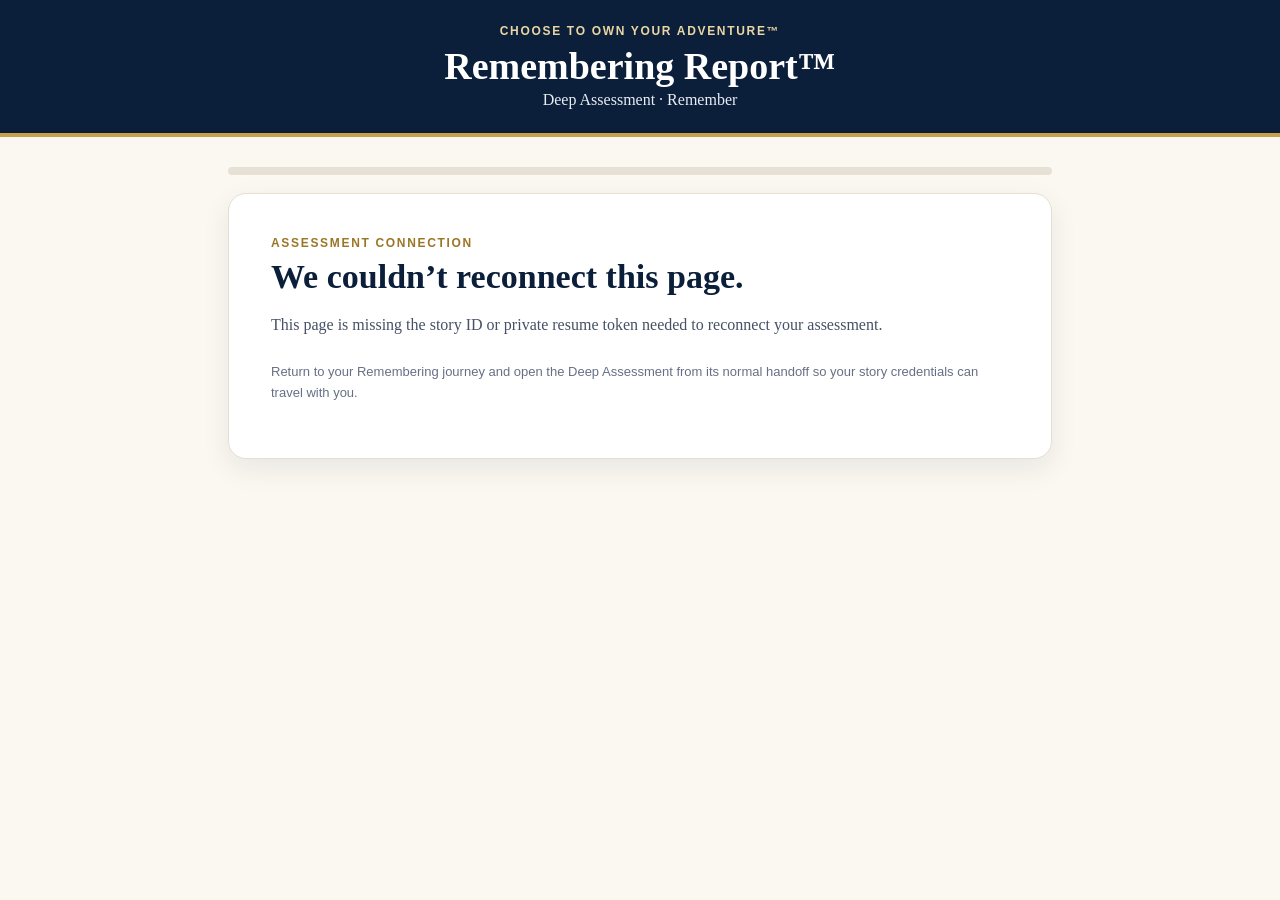
<file: remembering-deep-assessment-v1.html>
<!doctype html>
<html lang="en"><head><meta charset="utf-8"><meta name="viewport" content="width=device-width,initial-scale=1">
<title>Remembering Report™ — Deep Assessment</title>
<style>
:root{--navy:#0b1f3a;--gold:#c7a24b;--cream:#fbf8f1;--ink:#172033;--muted:#667085;--line:#e7dfcf}
*{box-sizing:border-box}body{margin:0;font-family:Georgia,"Times New Roman",serif;background:var(--cream);color:var(--ink)}
.top{background:var(--navy);color:#fff;padding:24px 18px;border-bottom:4px solid var(--gold)}.brand{max-width:860px;margin:auto;text-align:center}
.eyebrow,.kicker{font:700 12px Arial,sans-serif;letter-spacing:.14em;text-transform:uppercase;color:#9a7626}.top .eyebrow{color:#ead7a4}
.brand h1{margin:6px 0 3px;font-size:clamp(26px,4vw,38px)}.brand p{margin:0;color:#e9edf4}
.wrap{max-width:860px;margin:30px auto;padding:0 18px 48px}.progress-shell{height:8px;background:#e7e1d5;border-radius:999px;overflow:hidden;margin-bottom:18px}
.progress{height:100%;width:0;background:var(--gold);transition:width .2s}.card{background:#fff;border:1px solid var(--line);border-radius:18px;padding:clamp(22px,5vw,42px);box-shadow:0 10px 28px rgba(11,31,58,.08)}
h2{color:var(--navy);font-size:clamp(24px,4vw,34px);margin:8px 0 12px}.intro{line-height:1.65;color:#465166;margin-bottom:24px}
.qmeta{font:600 13px Arial,sans-serif;color:var(--muted);margin-bottom:10px}.question{font-size:clamp(21px,3vw,28px);line-height:1.3;margin:0 0 22px;color:var(--navy)}
.options{display:grid;gap:12px}.option{display:flex;gap:12px;align-items:flex-start;padding:16px;border:1px solid #d8dce3;border-radius:12px;cursor:pointer;line-height:1.45}
.option:hover{border-color:#b8994d}.option.selected{border:2px solid var(--gold);background:#fffaf0;padding:15px}.option input{margin-top:4px;accent-color:var(--navy)}
.actions{display:flex;justify-content:space-between;gap:12px;margin-top:26px}button{border:0;border-radius:999px;padding:12px 20px;font:700 14px Arial,sans-serif;cursor:pointer}
.primary{background:var(--navy);color:#fff}.secondary{background:#eef1f5;color:var(--navy)}button:disabled{opacity:.45;cursor:not-allowed}
.status{font:13px Arial,sans-serif;color:var(--muted);text-align:center;margin-top:16px;min-height:18px}.status.error{color:#9b2c2c}.done{text-align:center}.mark{font-size:38px;color:#8a6a1f}
.small{font:13px/1.55 Arial,sans-serif;color:var(--muted)}.hidden{display:none!important}@media(max-width:560px){.actions{flex-direction:column-reverse}.actions button{width:100%}}
</style></head><body>
<header class="top"><div class="brand"><div class="eyebrow">Choose to Own Your Adventure™</div><h1>Remembering Report™</h1><p>Deep Assessment · Remember</p></div></header>
<main class="wrap"><div class="progress-shell"><div id="progress" class="progress"></div></div><section class="card">
<div id="loading"><div class="kicker">Deep Assessment</div><h2>Opening your assessment…</h2><p class="intro">We’re reconnecting this page to your Remembering story and restoring any saved responses.</p></div>
<div id="quiz" class="hidden"><div id="sectionKicker" class="kicker">Remember · Essence Orientation</div><h2 id="sectionTitle">Notice what resonates.</h2><p id="sectionIntro" class="intro">Choose the response that feels closest to your experience. There are no right or wrong answers.</p><div id="qmeta" class="qmeta"></div><h3 id="question" class="question"></h3><div id="options" class="options"></div><div class="actions"><button id="back" class="secondary">Back</button><button id="next" class="primary" disabled>Save &amp; Continue</button></div><div id="status" class="status"></div></div>
<div id="done" class="done hidden"><div class="mark">✓</div><div class="kicker">Remember Profile Checkpointed</div><h2>Your Essence and Soul Detail are safely saved.</h2><p class="intro">This build now scores Essence, opens the matching Soul Detail branch, applies the frozen Soul Detail tie-break rules when needed, and saves the profile to your assessment record. Soul Signature is the next build slice.</p><div id="doneStatus" class="status"></div></div>
<div id="error" class="hidden"><div class="kicker">Assessment connection</div><h2>We couldn’t reconnect this page.</h2><p id="errorText" class="intro"></p><p class="small">Return to your Remembering journey and open the Deep Assessment from its normal handoff so your story credentials can travel with you.</p></div>
</section></main>
<script>
const CONFIG={API:"https://remembering-story-api.choosetoownyouradventure.workers.dev",assessmentVersion:"assessment-v1",questionBankVersion:"question-bank-v1.0",scoringVersion:"scoring-v1.0"};

const ESSENCE_Q=[
{id:"E01",prompt:"When you think about what makes life meaningful, which feels closest?",options:[["EARTH","Fully participating in relationships, work, creativity and ordinary human life."],["STARSEED","Exploring possibilities beyond conventional ways of thinking or organizing life."],["ANGELIC","Helping restore, protect, comfort or reconcile what feels wounded or divided."]]},
{id:"E02",prompt:"Which frustration feels most familiar?",options:[["EARTH","I have ideas and values, but I want them to become something tangible."],["STARSEED","I often see possibilities that other people do not seem ready to consider."],["ANGELIC","I notice suffering or disharmony and feel compelled to help."]]},
{id:"E03",prompt:"What most naturally captures your attention?",options:[["EARTH","What can be built, improved or made workable in everyday life."],["STARSEED","Patterns, possibilities and perspectives that challenge the usual explanation."],["ANGELIC","The emotional, relational or spiritual well-being of people involved."]]},
{id:"E04",prompt:"Which kind of contribution leaves you most satisfied?",options:[["EARTH","Creating something useful, stable or tangible that improves real life."],["STARSEED","Introducing a fresh possibility, framework or future-oriented way of seeing."],["ANGELIC","Helping someone feel safer, restored, connected or more whole."]]},
{id:"E05",prompt:"Which experience drains you most?",options:[["EARTH","Too much abstraction without a practical next step."],["STARSEED","Feeling constrained by rigid assumptions or “this is how it has always been done.”"],["ANGELIC","Being around unresolved pain, conflict or suffering I cannot help ease."]]},
{id:"E06",prompt:"When you feel deeply aligned, which statement fits best?",options:[["EARTH","I feel present, rooted and able to participate fully in the life in front of me."],["STARSEED","I feel free to explore, imagine and translate unusual possibilities into something meaningful."],["ANGELIC","I feel connected to compassion, protection, reconciliation and service."]]}
];

const ESSENCE_CLARIFIERS={
"EARTH|STARSEED":[
{id:"EC-ES-01",prompt:"When practicality and possibility pull in different directions, which matters more at first?",options:[["EARTH","Find the workable next step."],["STARSEED","Protect the larger possibility long enough to explore it."]]},
{id:"EC-ES-02",prompt:"Which feels more like your contribution?",options:[["EARTH","Make life more grounded and functional."],["STARSEED","Expand what people believe is possible."]]},
{id:"EC-ES-03",prompt:"Which kind of evidence persuades you most?",options:[["EARTH","Something I can test in everyday life."],["STARSEED","A pattern that opens a coherent new possibility worth testing."]]}
],
"ANGELIC|EARTH":[
{id:"EC-EA-01",prompt:"When someone is struggling, what is your first instinct?",options:[["EARTH","Help identify a concrete next step."],["ANGELIC","Help them feel supported, protected or reconciled."]]},
{id:"EC-EA-02",prompt:"Which role feels more natural?",options:[["EARTH","Builder/stabilizer."],["ANGELIC","Restorer/protector."]]},
{id:"EC-EA-03",prompt:"What makes service feel complete?",options:[["EARTH","Something now works better in real life."],["ANGELIC","Someone feels more whole, safe or connected."]]}
],
"ANGELIC|STARSEED":[
{id:"EC-SA-01",prompt:"When you encounter a painful problem, which impulse comes first?",options:[["STARSEED","Look for a new framework or possibility."],["ANGELIC","Look for what would restore or protect the people involved."]]},
{id:"EC-SA-02",prompt:"Which description fits your sensitivity better?",options:[["STARSEED","I am sensitive to patterns, ideas and possibilities others may overlook."],["ANGELIC","I am sensitive to suffering, relational tension and what needs care."]]},
{id:"EC-SA-03",prompt:"What feels most like “service” to you?",options:[["STARSEED","Bringing a different possibility into view."],["ANGELIC","Helping repair, reconcile, protect or uplift."]]}
]};

const DETAIL_Q={
EARTH:[
{id:"SD-E01",prompt:"When life feels deeply meaningful, which experience comes closest?",options:[["EARTH_HEARTH","A sense of home, trust or belonging with people who matter."],["EARTH_GARDEN","Watching something I have tended become more alive, capable or real."],["EARTH_COMMONS","Helping a group, place or shared responsibility work better for everyone."]]},
{id:"SD-E02",prompt:"Which kind of loss or disruption tends to affect you most deeply?",options:[["EARTH_HEARTH","Feeling uprooted, disconnected or as though important bonds have frayed."],["EARTH_GARDEN","Watching something with potential be neglected, rushed or unable to develop."],["EARTH_COMMONS","Seeing a community or shared system become careless, unfair or fragmented."]]},
{id:"SD-E03",prompt:"What kind of ordinary moment can feel surprisingly sacred?",options:[["EARTH_HEARTH","A meal, conversation, tradition or familiar place that creates belonging."],["EARTH_GARDEN","Working with my hands, body, home, craft, garden or project and seeing gradual progress."],["EARTH_COMMONS","People cooperating well, showing up for one another or improving a shared environment."]]},
{id:"SD-E04",prompt:"If you had more time and resources, what would feel most satisfying to strengthen?",options:[["EARTH_HEARTH","The quality and continuity of the relationships and home life around me."],["EARTH_GARDEN","Something tangible I could nurture, build or grow over time."],["EARTH_COMMONS","A community, institution, neighborhood or shared resource that could serve people better."]]},
{id:"SD-E05",prompt:"Which phrase feels most like alignment?",options:[["EARTH_HEARTH","I belong here, and the people I love know I am present."],["EARTH_GARDEN","I am tending something that is becoming more fully what it can be."],["EARTH_COMMONS","I am contributing to something larger than my private life in a practical way."]]},
{id:"SD-E06",prompt:"When you imagine leaving a meaningful legacy, what matters most?",options:[["EARTH_HEARTH","People remember the love, continuity or sense of home I helped create."],["EARTH_GARDEN","Something I cultivated continues to grow, teach, nourish or create value."],["EARTH_COMMONS","The places or systems I touched are more humane, useful or connected because I participated."]]}
],
STARSEED:[
{id:"SD-S01",prompt:"What most reliably captures your attention?",options:[["STAR_HORIZON","What could exist that people have not seriously imagined yet."],["STAR_PATTERN","Connections among ideas, events or systems that seem to reveal a larger pattern."],["STAR_BRIDGE","How an unusual idea could be translated into something people can understand and use."]]},
{id:"SD-S02",prompt:"Which frustration feels most familiar?",options:[["STAR_HORIZON","People treating current limitations as though they define what will always be possible."],["STAR_PATTERN","People focusing on isolated pieces and missing how the pieces influence one another."],["STAR_BRIDGE","Ideas that remain inspiring or abstract but never become understandable or usable in ordinary life."]]},
{id:"SD-S03",prompt:"What kind of insight feels most energizing?",options:[["STAR_HORIZON","A glimpse of a new direction, model or possibility."],["STAR_PATTERN","A moment when seemingly unrelated information suddenly fits together."],["STAR_BRIDGE","Finding the language or structure that makes a complex/unusual idea accessible."]]},
{id:"SD-S04",prompt:"If you could contribute one thing to a changing world, what sounds most meaningful?",options:[["STAR_HORIZON","Expand the range of possibilities people are willing to consider."],["STAR_PATTERN","Help people understand deeper systems and connections shaping what they experience."],["STAR_BRIDGE","Help promising ideas cross from unconventional spaces into practical life."]]},
{id:"SD-S05",prompt:"Which statement sounds most like you at your best?",options:[["STAR_HORIZON","I can see beyond the assumptions of the present moment."],["STAR_PATTERN","I can see relationships and patterns that help the whole picture make more sense."],["STAR_BRIDGE","I can stand between different languages or worlds and make translation possible."]]},
{id:"SD-S06",prompt:"When an idea matters to you, what do you most want to do with it?",options:[["STAR_HORIZON","Explore where it could lead if we stopped assuming the old limits."],["STAR_PATTERN","Understand how it connects with other ideas and what system it belongs to."],["STAR_BRIDGE","Turn it into an explanation, model, tool or experience another person can actually use."]]}
],
ANGELIC:[
{id:"SD-A01",prompt:"What kind of situation most quickly activates your sense that something matters?",options:[["ANGEL_SHELTER","Someone or something vulnerable needs protection, advocacy or safer conditions."],["ANGEL_MERCY","Someone is hurting and could benefit from compassion, comfort or restoration."],["ANGEL_CONCORD","People or parts of a situation are divided and need a path toward understanding or workable peace."]]},
{id:"SD-A02",prompt:"Which kind of suffering is hardest for you to ignore?",options:[["ANGEL_SHELTER","Threat, intimidation, vulnerability or lack of safety."],["ANGEL_MERCY","Pain, grief, exhaustion or the feeling that someone has been emotionally abandoned."],["ANGEL_CONCORD","Conflict, estrangement, polarization or people who cannot hear one another."]]},
{id:"SD-A03",prompt:"What feels most satisfying when you have genuinely helped?",options:[["ANGEL_SHELTER","There is more safety, protection or room to breathe."],["ANGEL_MERCY","Someone feels less alone, more restored or more able to care for themselves."],["ANGEL_CONCORD","People or competing parts can relate with more honesty, dignity or cooperation."]]},
{id:"SD-A04",prompt:"Which boundary lesson is most important for your growth?",options:[["ANGEL_SHELTER","Protecting does not mean controlling every outcome."],["ANGEL_MERCY","Compassion does not require absorbing another person’s pain."],["ANGEL_CONCORD","Peace does not require erasing real differences or avoiding necessary conflict."]]},
{id:"SD-A05",prompt:"Which phrase feels most like your deepest contribution?",options:[["ANGEL_SHELTER","Create safety without taking away agency."],["ANGEL_MERCY","Offer care without becoming the source of another person’s wholeness."],["ANGEL_CONCORD","Create connection without forcing agreement."]]},
{id:"SD-A06",prompt:"When you imagine your influence at its healthiest, what do you hope people experience?",options:[["ANGEL_SHELTER","They feel safer, more protected and more able to stand on their own."],["ANGEL_MERCY","They feel seen, cared for and more capable of healing or restoring themselves."],["ANGEL_CONCORD","They can hold complexity, difference or conflict with greater dignity and connection."]]}
]};

const DETAIL_TIES={
"EARTH_GARDEN|EARTH_HEARTH":{id:"SD-ET1",prompt:"Which loss would feel more personal?",options:[["EARTH_HEARTH","Losing a sense of home/belonging."],["EARTH_GARDEN","Watching something I cared for fail to develop."]]},
"EARTH_COMMONS|EARTH_HEARTH":{id:"SD-ET2",prompt:"Which achievement would matter more?",options:[["EARTH_HEARTH","Creating enduring belonging for people close to me."],["EARTH_COMMONS","Improving a shared environment or system for many people."]]},
"EARTH_COMMONS|EARTH_GARDEN":{id:"SD-ET3",prompt:"Which result feels more satisfying?",options:[["EARTH_GARDEN","Seeing something I directly cultivated flourish."],["EARTH_COMMONS","Seeing a collective space or system work better."]]},
"STAR_HORIZON|STAR_PATTERN":{id:"SD-ST1",prompt:"Which excites you more?",options:[["STAR_HORIZON","A possibility nobody has tried yet."],["STAR_PATTERN","A connection that suddenly makes many pieces make sense."]]},
"STAR_BRIDGE|STAR_HORIZON":{id:"SD-ST2",prompt:"Which contribution feels more like yours?",options:[["STAR_HORIZON","Opening a new possibility."],["STAR_BRIDGE","Making an unconventional possibility usable for others."]]},
"STAR_BRIDGE|STAR_PATTERN":{id:"SD-ST3",prompt:"Which comes first naturally?",options:[["STAR_PATTERN","I want to understand the whole pattern."],["STAR_BRIDGE","I want to translate the idea so it can cross into practice."]]},
"ANGEL_MERCY|ANGEL_SHELTER":{id:"SD-AT1",prompt:"What do you notice first in distress?",options:[["ANGEL_SHELTER","What would make this safer?"],["ANGEL_MERCY","What would help this hurt less and feel less alone?"]]},
"ANGEL_CONCORD|ANGEL_SHELTER":{id:"SD-AT2",prompt:"Which outcome draws you more?",options:[["ANGEL_SHELTER","Clearer protection and boundaries."],["ANGEL_CONCORD","A more workable relationship among divided sides."]]},
"ANGEL_CONCORD|ANGEL_MERCY":{id:"SD-AT3",prompt:"Which form of help feels more natural?",options:[["ANGEL_MERCY","Comfort and restoration."],["ANGEL_CONCORD","Reconciliation and renewed connection."]]}
};

const DETAIL_LABELS={
EARTH_HEARTH:"The Hearth",EARTH_GARDEN:"The Garden",EARTH_COMMONS:"The Commons",
STAR_HORIZON:"The Horizon",STAR_PATTERN:"The Pattern",STAR_BRIDGE:"The Bridge",
ANGEL_SHELTER:"The Shelter",ANGEL_MERCY:"The Mercy",ANGEL_CONCORD:"The Concord"
};
const ESSENCE_LABELS={EARTH:"Earth-Based",STARSEED:"Starseed / Interplanetary",ANGELIC:"Angelic"};

const storyId=(sessionStorage.getItem("ctya_assessment_story_id")||localStorage.getItem("ctoya_story_id")||"").trim();
const resumeToken=(sessionStorage.getItem("ctya_assessment_resume_token")||localStorage.getItem("ctoya_resume_token")||"").trim();
// Keep the assessment credentials only in this tab's session storage so refresh/resume works during the assessment.
if(storyId)sessionStorage.setItem("ctya_assessment_story_id",storyId);
if(resumeToken)sessionStorage.setItem("ctya_assessment_resume_token",resumeToken);

let assessment=null,allAnswers={},profile={},phase="essence",queue=[],index=0,sectionAnswers={};
const $=id=>document.getElementById(id);
function show(id){["loading","quiz","done","error"].forEach(x=>$(x).classList.toggle("hidden",x!==id))}
function fail(m){$("errorText").textContent=m;show("error")}
async function api(method,body){
 const headers={"Content-Type":"application/json"}; if(method==="GET")headers["X-Story-Token"]=resumeToken;
 const o={method,headers}; if(method!=="GET")o.body=JSON.stringify({resume_token:resumeToken,...(body||{})});
 const r=await fetch(`${CONFIG.API}/stories/${encodeURIComponent(storyId)}/assessment`,o);
 let d={};try{d=await r.json()}catch{}
 if(!r.ok)throw new Error(d.error||`Assessment request failed (${r.status}).`); return d
}
function counts(obj,keys){const out=Object.fromEntries(keys.map(k=>[k,0]));Object.values(obj||{}).forEach(v=>{if(v in out)out[v]+=2});return out}
function ranked(scores){return Object.entries(scores).sort((a,b)=>b[1]-a[1])}
function confidenceFromMargin(m){return m>=15?"HIGH":m>=8?"MODERATE":"BLENDED"}
function essenceResult(){
 const base=counts(allAnswers.essence,["EARTH","STARSEED","ANGELIC"]);
 const r=ranked(base), max=12, margin=((r[0][1]-r[1][1])/max)*100;
 const pair=[r[0][0],r[1][0]].sort().join("|");
 const clar=allAnswers.essence_clarifiers||{};
 let final={...base};
 Object.values(clar).forEach(v=>{if(v in final)final[v]+=2});
 const fr=ranked(final), finalMax=12+Object.keys(clar).length*2, finalMargin=((fr[0][1]-fr[1][1])/finalMax)*100;
 return {baseScores:base,baseRanking:r,needsClarifier:(r[0][1]-r[1][1])<2||margin<15,pair,finalScores:final,primary:fr[0][0],runnerUp:fr[1][0],margin:Math.round(finalMargin*10)/10,confidence:confidenceFromMargin(finalMargin)}
}
function detailBaseScores(branch){
 const keys=DETAIL_Q[branch][0].options.map(x=>x[0]);
 return counts(allAnswers.soul_detail,keys);
}
function pairKey(a,b){return [a,b].sort().join("|")}
function detailDecision(branch){
 const scores=detailBaseScores(branch); const clar=allAnswers.soul_detail_clarifiers||{};
 Object.values(clar).forEach(v=>{if(v in scores)scores[v]+=2});
 let r=ranked(scores), top=r[0], second=r[1], lead=top[1]-second[1];
 const baseR=ranked(detailBaseScores(branch)), baseLead=baseR[0][1]-baseR[1][1];
 let needed=[];
 if(baseLead===2) needed=[pairKey(baseR[0][0],baseR[1][0])];
 else if(baseLead===0){
   // Frozen rule: two pairwise clarifiers involving tied options.
   const tied=baseR.filter(x=>x[1]===baseR[0][1]).map(x=>x[0]);
   if(tied.length>=3) needed=[pairKey(tied[0],tied[1]),pairKey(tied[0],tied[2])];
   else needed=[pairKey(baseR[0][0],baseR[1][0])];
 }
 const complete=needed.every(k=>clar[k]);
 r=ranked(scores); top=r[0];second=r[1];lead=top[1]-second[1];
 let confidence="LOW",code=null;
 if(complete||needed.length===0){
   if(top[1]>=8&&lead>=4){confidence="HIGH";code=top[0]}
   else if(top[1]>=6&&lead===2){confidence="MODERATE";code=top[0]}
   else if(lead===0){confidence="BLENDED";code=null}
   else if(top[1]<6){confidence="LOW";code=null}
   else {confidence="BLENDED";code=null}
 }
 return {scores,needed,complete,primary:code,topTwo:[r[0][0],r[1][0]],confidence,clarifiersShown:needed};
}
function setSection(kind,q){
 phase=kind;queue=q;index=0;sectionAnswers={};
 if(kind==="essence"){sectionAnswers={...(allAnswers.essence||{})};$("sectionKicker").textContent="Remember · Essence Orientation";$("sectionTitle").textContent="Notice what resonates.";$("sectionIntro").textContent="Choose the response that feels closest to your experience. There are no right or wrong answers."}
 if(kind==="essenceClar"){sectionAnswers={...(allAnswers.essence_clarifiers||{})};$("sectionKicker").textContent="Remember · Essence Clarifier";$("sectionTitle").textContent="A little more distinction.";$("sectionIntro").textContent="These questions help distinguish the two Essence orientations that scored closest together."}
 if(kind==="detail"){sectionAnswers={...(allAnswers.soul_detail||{})};$("sectionKicker").textContent="Remember · Soul Detail";$("sectionTitle").textContent="Where does meaning become vivid?";$("sectionIntro").textContent="Soul Detail adds texture to your Essence result. It personalizes language and examples; it does not determine your program or prescription."}
 if(kind==="detailClar"){sectionAnswers={...(allAnswers.soul_detail_clarifiers||{})};$("sectionKicker").textContent="Remember · Soul Detail Clarifier";$("sectionTitle").textContent="One finer distinction.";$("sectionIntro").textContent="A short tie-break helps avoid forcing a subtype when two meaning fields are close."}
 const n=queue.findIndex(q=>!sectionAnswers[q.id]);index=n===-1?Math.max(0,queue.length-1):n;render();show("quiz")
}
function render(){
 const q=queue[index];$("qmeta").textContent=`Question ${index+1} of ${queue.length} · ${q.id}`;$("question").textContent=q.prompt;
 $("progress").style.width=`${((index)/Math.max(1,queue.length))*100}%`;$("options").innerHTML="";
 q.options.forEach(([v,l])=>{const el=document.createElement("label");el.className="option"+(sectionAnswers[q.id]===v?" selected":"");const radio=document.createElement("input");radio.type="radio";radio.name=q.id;radio.value=v;radio.checked=sectionAnswers[q.id]===v;const span=document.createElement("span");span.textContent=l;radio.onchange=()=>{sectionAnswers[q.id]=v;[...$("options").children].forEach(x=>x.classList.remove("selected"));el.classList.add("selected");$("next").disabled=false};el.append(radio,span);$("options").appendChild(el)});
 $("back").disabled=index===0;$("next").disabled=!sectionAnswers[q.id];$("next").textContent=index===queue.length-1?"Save & Continue":"Save & Continue";$("status").textContent=""
}
async function save(payload){
 $("next").disabled=true;$("back").disabled=true;$("status").className="status";$("status").textContent="Saving…";
 try{const d=await api("PUT",{status:"in_progress",assessment_version:CONFIG.assessmentVersion,question_bank_version:CONFIG.questionBankVersion,scoring_version:CONFIG.scoringVersion,...payload});assessment=d.assessment;allAnswers=assessment.answers||payload.answers||allAnswers;profile=assessment.profile||payload.profile||profile;$("status").textContent="Saved.";return true}
 catch(e){$("status").className="status error";$("status").textContent=e.message;$("next").disabled=false;$("back").disabled=index===0;return false}
}
async function finishSection(){
 if(phase==="essence"){
   allAnswers={...allAnswers,essence:{...sectionAnswers}};
   if(!(await save({answers:allAnswers,profile})))return;
   const er=essenceResult();
   if(er.needsClarifier){
     const qs=ESSENCE_CLARIFIERS[er.pair]||[];
     setSection("essenceClar",qs);return;
   }
   await saveEssenceAndOpenDetail(er);return;
 }
 if(phase==="essenceClar"){
   allAnswers={...allAnswers,essence_clarifiers:{...sectionAnswers}};
   if(!(await save({answers:allAnswers,profile})))return;
   await saveEssenceAndOpenDetail(essenceResult());return;
 }
 if(phase==="detail"){
   allAnswers={...allAnswers,soul_detail:{...sectionAnswers}};
   if(!(await save({answers:allAnswers,profile})))return;
   const dr=detailDecision(profile.essence.primary);
   if(dr.needed.length&&!dr.complete){
     const qs=dr.needed.map(k=>({...DETAIL_TIES[k],id:DETAIL_TIES[k].id,pairKey:k}));
     // store by pair key to avoid ambiguity while preserving frozen question IDs in values.
     qs.forEach(q=>q.storeId=q.pairKey);
     setSection("detailClar",qs.map(q=>({id:q.storeId,prompt:q.prompt,options:q.options,displayId:q.id})));return;
   }
   await saveDetailAndDone(dr);return;
 }
 if(phase==="detailClar"){
   allAnswers={...allAnswers,soul_detail_clarifiers:{...sectionAnswers}};
   if(!(await save({answers:allAnswers,profile})))return;
   await saveDetailAndDone(detailDecision(profile.essence.primary));return;
 }
}
async function saveEssenceAndOpenDetail(er){
 profile={...profile,essence:{primary:er.primary,label:ESSENCE_LABELS[er.primary],scores:er.finalScores,runner_up:er.runnerUp,margin:er.margin,confidence:er.confidence,clarifiersShown:Object.keys(allAnswers.essence_clarifiers||{})}};
 if(!(await save({answers:allAnswers,profile})))return;
 setSection("detail",DETAIL_Q[er.primary]);
}
async function saveDetailAndDone(dr){
 const code=dr.primary;
 profile={...profile,soulDetail:{code,label:code?DETAIL_LABELS[code]:null,scores:dr.scores,confidence:dr.confidence,clarifiersShown:dr.clarifiersShown,topTwo:dr.topTwo}};
 if(!(await save({answers:allAnswers,profile})))return;
 $("progress").style.width="100%";
 const e=profile.essence,sd=profile.soulDetail;
 $("doneStatus").textContent=`Essence: ${e.label} (${e.confidence}). Soul Detail: ${sd.label||sd.confidence} (${sd.confidence}). Saved to assessment ${assessment.assessment_id}. Status remains in progress.`;
 show("done")
}
async function start(){
 if(!storyId||!resumeToken){fail("This page is missing the story ID or private resume token needed to reconnect your assessment.");return}
 try{
  const d=await api("POST");assessment=d.assessment;allAnswers=assessment?.answers&&typeof assessment.answers==="object"?assessment.answers:{};profile=assessment?.profile&&typeof assessment.profile==="object"?assessment.profile:{};
  const essenceComplete=ESSENCE_Q.every(q=>allAnswers.essence?.[q.id]);
  if(!essenceComplete){setSection("essence",ESSENCE_Q);return}
  const er=essenceResult();
  if(er.needsClarifier){
    const qs=ESSENCE_CLARIFIERS[er.pair]||[];
    const clarComplete=qs.every(q=>allAnswers.essence_clarifiers?.[q.id]);
    if(!clarComplete){setSection("essenceClar",qs);return}
  }
  if(!profile.essence?.primary){profile={...profile,essence:{primary:er.primary,label:ESSENCE_LABELS[er.primary],scores:er.finalScores,runner_up:er.runnerUp,margin:er.margin,confidence:er.confidence,clarifiersShown:Object.keys(allAnswers.essence_clarifiers||{})}};await save({answers:allAnswers,profile})}
  const branch=profile.essence.primary;
  const detailComplete=DETAIL_Q[branch].every(q=>allAnswers.soul_detail?.[q.id]);
  if(!detailComplete){setSection("detail",DETAIL_Q[branch]);return}
  const dr=detailDecision(branch);
  if(dr.needed.length&&!dr.complete){
    const qs=dr.needed.map(k=>({id:k,prompt:DETAIL_TIES[k].prompt,options:DETAIL_TIES[k].options}));
    setSection("detailClar",qs);return
  }
  await saveDetailAndDone(dr)
 }catch(e){fail(e.message)}
}
$("next").onclick=async()=>{if(!sectionAnswers[queue[index].id])return;if(index<queue.length-1){index++;render()}else await finishSection()};
$("back").onclick=()=>{if(index>0){index--;render()}};
start();
</script></body></html>
</file>
<file: remembering-layout.css>
/* Shared reading layout — 2026-10-03. Screen only; original print styles preserved. */
@media screen {
  :root { --reading-width:960px; --reading-gutter:clamp(12px,2.4vw,28px); --reading-pad:clamp(22px,4vw,52px); }
  html { font-size:18px; -webkit-text-size-adjust:100%; text-size-adjust:100%; scroll-padding-top:24px; }
  *,*::before,*::after { box-sizing:border-box; }
  body { margin:0; font-size:1rem; line-height:1.65; }
  .shell,.wrap { width:calc(100% - 2 * var(--reading-gutter)); max-width:var(--reading-width); margin:0 auto; padding:24px 0 64px; }
  .book,.wrap > main,.wrap > .card { width:100%; min-width:0; border-radius:22px; }
  .page,#page { padding:var(--reading-pad); min-height:0; }
  .wrap > main,.wrap > .card { padding:var(--reading-pad); }
  .loading { padding:var(--reading-pad); }
  .brand,header { min-width:0; }
  .shell > .brand,.wrap > header { padding:8px 0 28px; margin:0; }
  body > .brand { width:calc(100% - 2 * var(--reading-gutter)); max-width:var(--reading-width); margin:0 auto; padding:28px 0; }
  .top .brand { max-width:var(--reading-width); }
  h1 { font-size:clamp(2rem,4.2vw,3.25rem); line-height:1.13; font-weight:500; overflow-wrap:break-word; }
  .brand h1,.result-title h1 { font-size:clamp(1.8rem,3.8vw,2.8rem); line-height:1.16; }
  h2,.page h2,.loading h2 { font-size:clamp(1.65rem,3.4vw,2.4rem); line-height:1.2; }
  h3 { line-height:1.3; }
  .page p,.page li,.page label,.page .choice,.page .quote,.page .summary-card,.lede,.narrative,.intro,.option { font-size:1rem; line-height:1.7; }
  .lede,.narrative,.revealed-story { max-width:100%; }
  .question { font-size:clamp(1.2rem,2.4vw,1.5rem); line-height:1.4; }
  p,li,label,.summary,.summary-card,.quote,.option,.choice { overflow-wrap:break-word; }
  input,textarea,select,button,.page button,.page input,.page textarea { font-size:1rem; }
  textarea,input[type=text],input[type=email],select { max-width:100%; min-width:0; }
  button,.btn,.choice { min-height:48px; white-space:normal; }
  .actions,.btnrow { flex-wrap:wrap; gap:12px; }
  .actions > *,.btnrow > * { min-width:0; max-width:100%; }
  img,svg,video,canvas { max-width:100%; }
  .summary,.summary-card,.story-id-box { overflow-wrap:anywhere; }
  :where(button,a,input,textarea,select):focus-visible { outline:3px solid #b58d3f; outline-offset:4px; }
  @media(max-width:640px) {
    html { font-size:17px; }
    .shell,.wrap { padding-top:16px; padding-bottom:40px; }
    .page,#page,.wrap > main,.wrap > .card,.loading { padding:24px 20px; }
    .book,.wrap > main,.wrap > .card { border-radius:16px; }
    .shell > .brand,.wrap > header { padding:6px 0 22px; }
    .brand { flex-wrap:wrap; }
    .brand img { width:64px; height:64px; }
    .brand-program { line-height:1.5; }
    .duo,.check-grid,.cta-grid,.path-grid,.maprow { grid-template-columns:1fr; }
    .actions,.btnrow { flex-direction:column; }
    .actions button,.btnrow button,.actions .btn,.btnrow .btn { width:100%; }
    .storyboard { grid-template-columns:repeat(2,minmax(0,1fr)); }
    .story-id-box { flex-direction:column; align-items:flex-start; }
    .progress-meta { flex-wrap:wrap; gap:8px; }
    .mystery,.spell,.callout,.quote { padding:18px; }
    .option,.choice { padding:14px; }
    .option.selected { padding:13px; }
    .scene { height:155px; }
  }
  @media(prefers-reduced-motion:reduce) {
    html { scroll-behavior:auto; }
    .page { animation:none; }
    .progress,.progressBar { transition:none; }
  }
}
</file>
